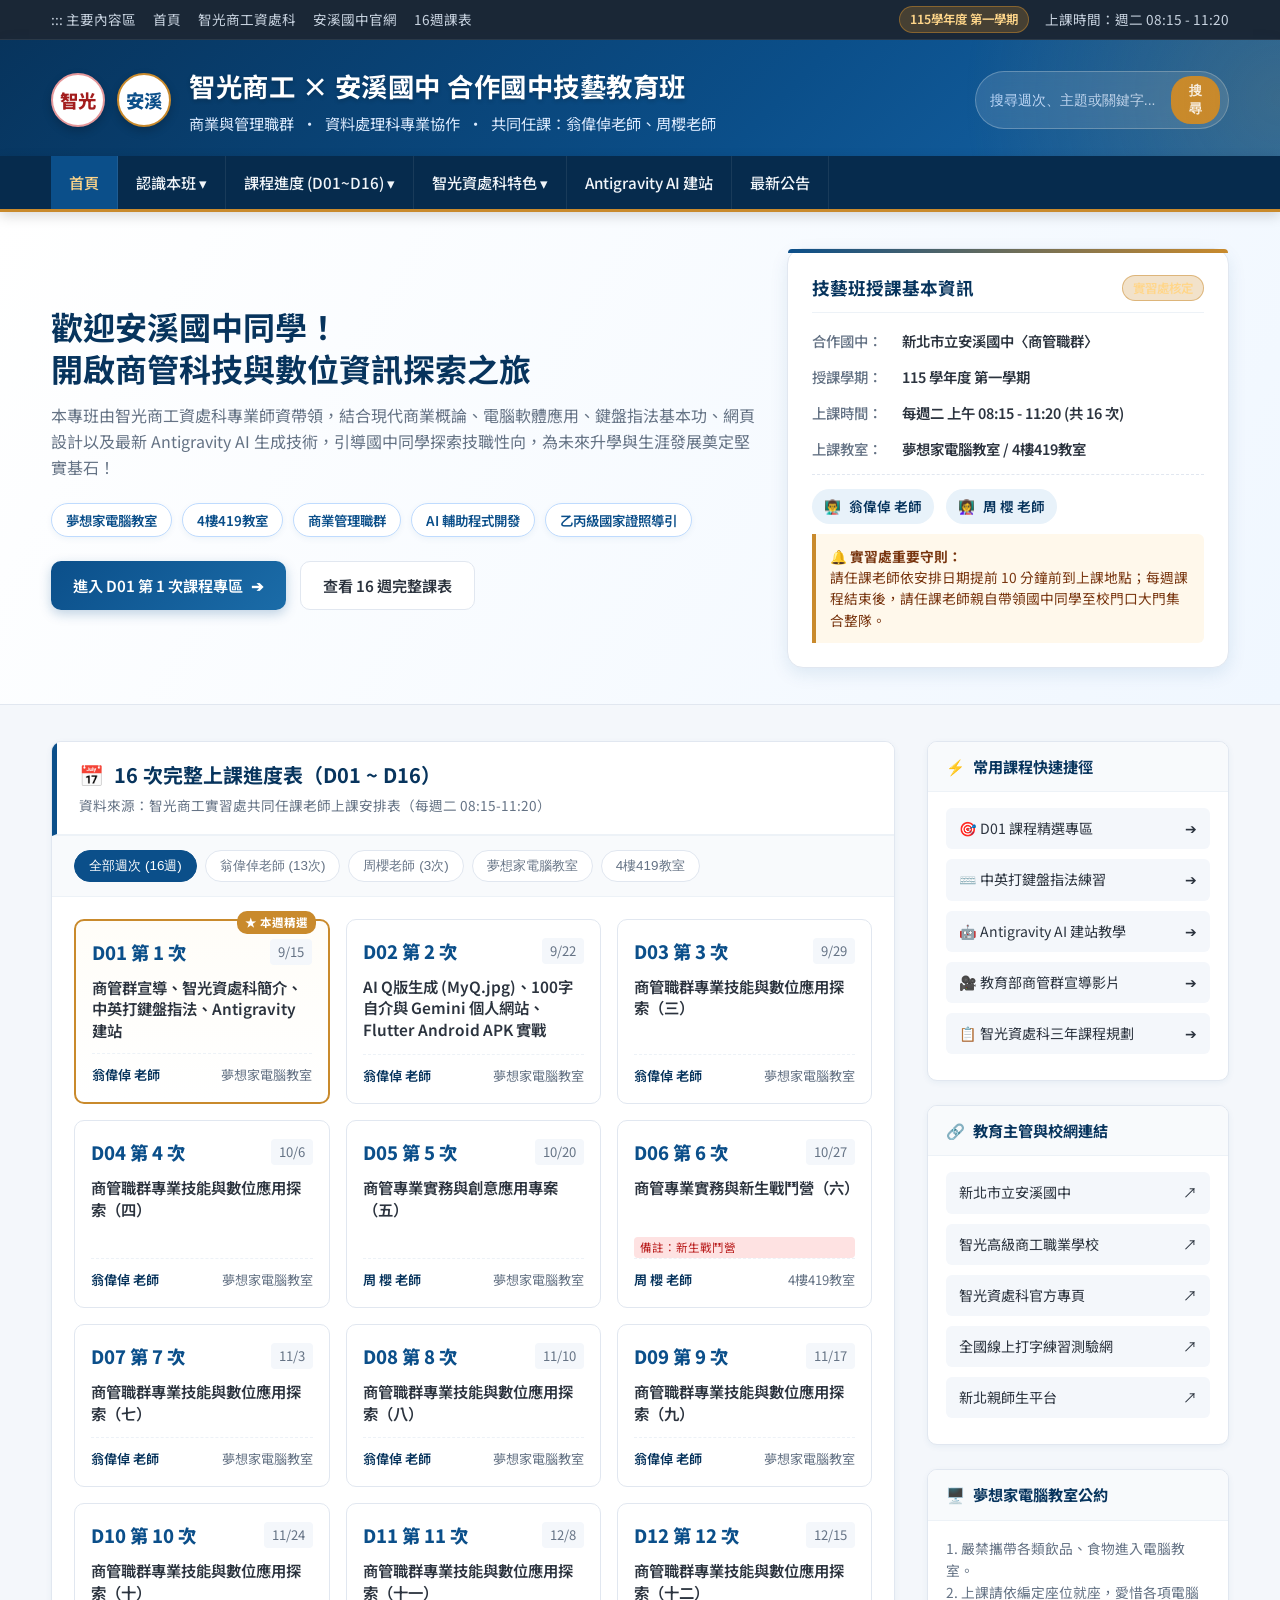
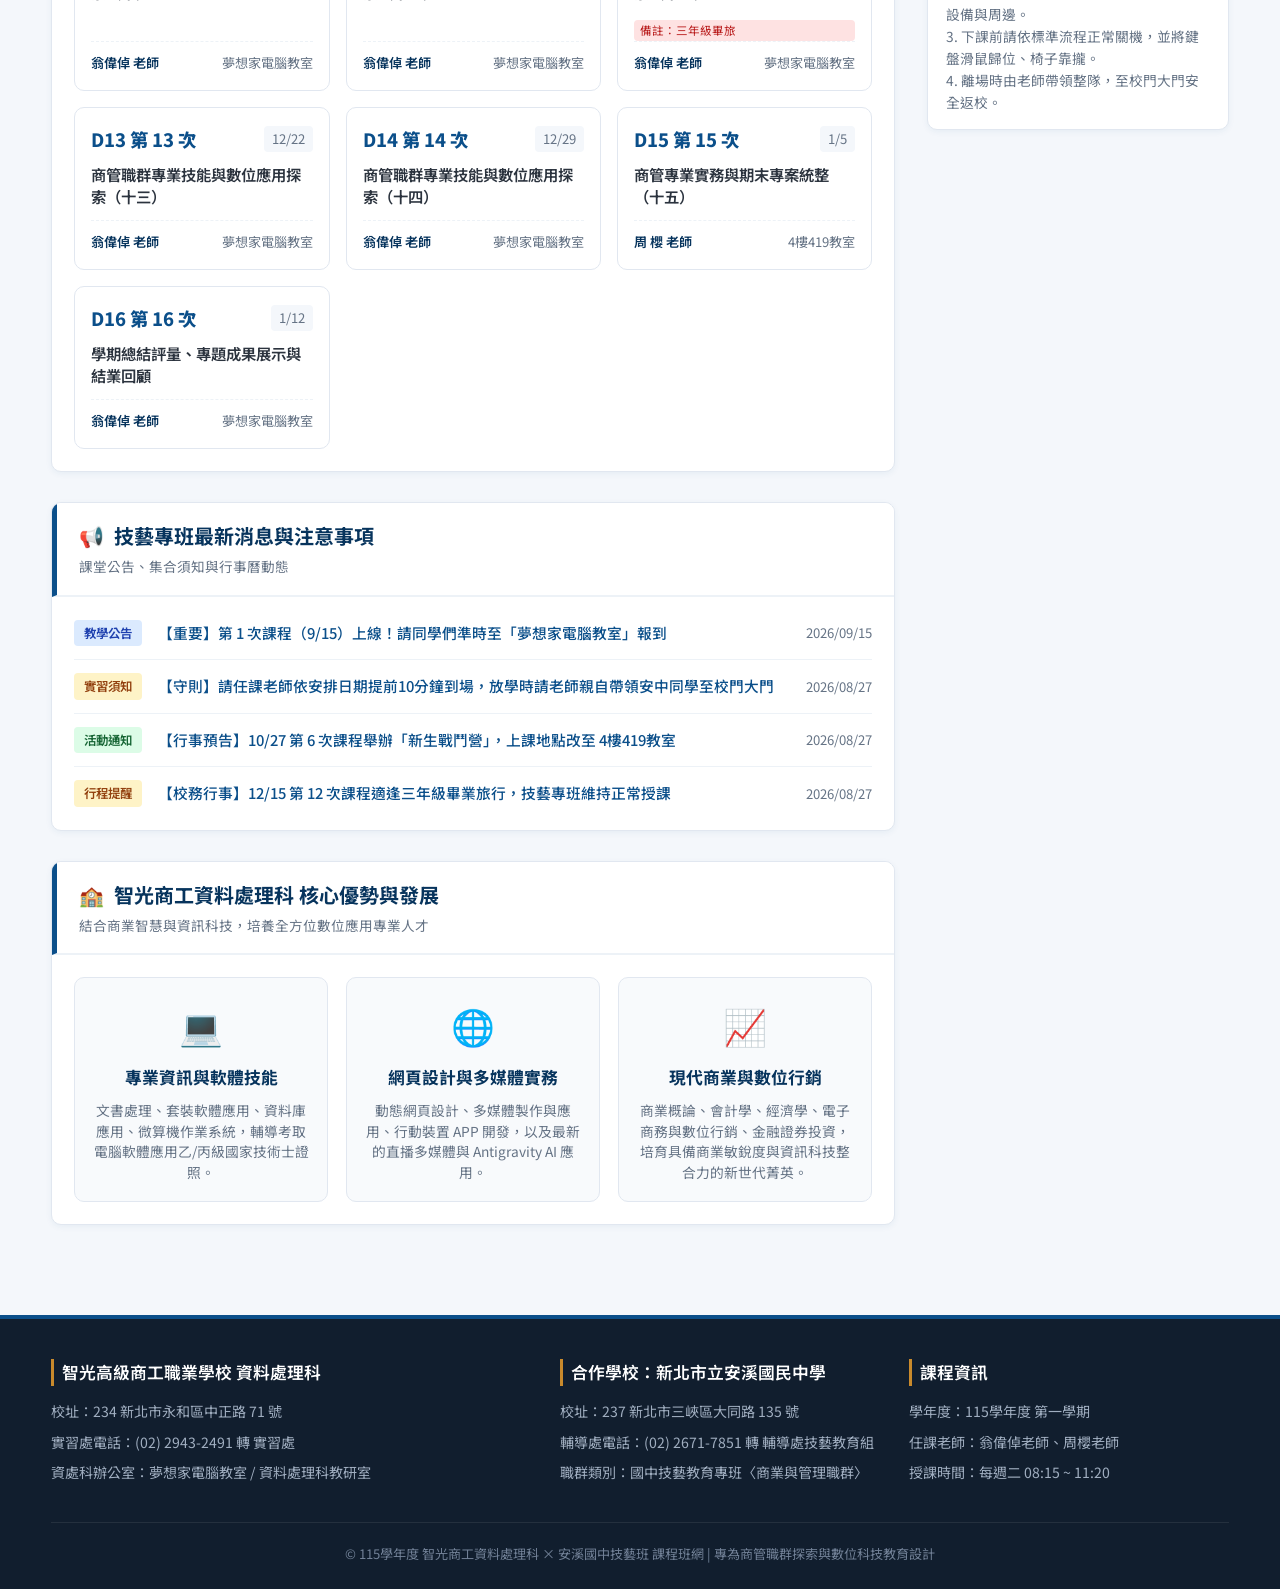
<file: index.html>
<!DOCTYPE html>
<html lang="zh-Hant-TW">
<head>
  <meta charset="UTF-8">
  <meta http-equiv="X-UA-Compatible" content="IE=edge">
  <meta name="viewport" content="width=device-width, initial-scale=1.0">
  <meta name="description" content="智光商工資料處理科與新北市立安溪國中 115學年度第一學期合作國中技藝教育班（商管職群）官方班級網站。授課教師：翁偉倬老師、周櫻老師。">
  <meta name="keywords" content="智光商工, 安溪國中, 技藝班, 商管職群, 資料處理科, 翁偉倬, 周櫻, 夢想家電腦教室, Antigravity">
  <title>智光商工 × 安溪國中 115學年度合作國中技藝班〈商管職群〉班級網站</title>
  <link rel="preconnect" href="https://fonts.googleapis.com">
  <link rel="preconnect" href="https://fonts.gstatic.com" crossorigin>
  <link href="https://fonts.googleapis.com/css2?family=Noto+Sans+TC:wght@400;500;600;700;800&display=swap" rel="stylesheet">
  <link rel="stylesheet" href="css/style.css">
</head>
<body>

  <!-- 頂端功能列 (參考安溪國中無障礙區塊及快速導航) -->
  <div class="top-bar">
    <div class="container top-bar-inner">
      <div class="top-quick-links">
        <a href="#main-content" title="跳至主要內容區">::: 主要內容區</a>
        <a href="index.html" title="班網首頁">首頁</a>
        <a href="https://www.ckvs.ntpc.edu.tw/ischool/publish_page/13/?cid=158" target="_blank" rel="noopener noreferrer">智光商工資處科</a>
        <a href="https://www.asjh.ntpc.edu.tw/p/403-1000-23-1.php" target="_blank" rel="noopener noreferrer">安溪國中官網</a>
        <a href="#schedule-section">16週課表</a>
      </div>
      <div class="top-right-meta">
        <span class="semester-badge">115學年度 第一學期</span>
        <span>上課時間：週二 08:15 - 11:20</span>
      </div>
    </div>
  </div>

  <!-- 雙校聯合主橫幅 Header -->
  <header class="main-header">
    <div class="container header-brand">
      <div class="brand-title-group">
        <div class="school-badges">
          <div class="badge-round ckvs" title="智光商工">智光</div>
          <div class="badge-round" title="安溪國中">安溪</div>
        </div>
        <div class="title-texts">
          <h1>智光商工 × 安溪國中 合作國中技藝教育班</h1>
          <div class="sub-title">
            <span>商業與管理職群</span>
            <span>•</span>
            <span>資料處理科專業協作</span>
            <span>•</span>
            <span>共同任課：翁偉倬老師、周櫻老師</span>
          </div>
        </div>
      </div>

      <div class="header-search">
        <input type="text" id="globalSearchInput" placeholder="搜尋週次、主題或關鍵字...">
        <button id="globalSearchBtn" type="button">搜尋</button>
      </div>
    </div>
  </header>

  <!-- 安溪風格導覽列 Navigation -->
  <nav class="main-nav-bar">
    <div class="container nav-container">
      <button class="nav-toggle-btn" id="navToggleBtn" aria-label="切換選單">☰ 選單</button>
      <ul class="nav-links" id="mainNavLinks">
        <li class="active"><a href="index.html">首頁</a></li>
        <li class="dropdown">
          <a href="#about-course">認識本班 ▾</a>
          <div class="dropdown-menu">
            <a href="#about-course">技藝班目標與願景</a>
            <a href="#teacher-info">授課師資介紹</a>
            <a href="#class-rules">上課地點與規範</a>
          </div>
        </li>
        <li class="dropdown">
          <a href="#schedule-section">課程進度 (D01~D16) ▾</a>
          <div class="dropdown-menu">
            <a href="D01/index.html">D01 首週精選課程</a>
            <a href="#schedule-section">16週次完整日程</a>
          </div>
        </li>
        <li class="dropdown">
          <a href="#ckvs-section">智光資處科特色 ▾</a>
          <div class="dropdown-menu">
            <a href="https://www.ckvs.ntpc.edu.tw/ischool/publish_page/13/?cid=158" target="_blank" rel="noopener noreferrer">資處科三年課程規劃</a>
            <a href="D01/index.html#ckvs-features">專業證照與優勢</a>
            <a href="D01/index.html#typing-guide">鍵盤打字指法教室</a>
          </div>
        </li>
        <li><a href="D01/index.html#antigravity-demo">Antigravity AI 建站</a></li>
        <li><a href="#latest-news">最新公告</a></li>
      </ul>
    </div>
  </nav>

  <!-- Hero 焦點橫幅 -->
  <section class="hero-banner">
    <div class="container hero-grid">
      <div class="hero-content">
        <h2>歡迎安溪國中同學！<br>開啟商管科技與數位資訊探索之旅</h2>
        <p>
          本專班由智光商工資處科專業師資帶領，結合現代商業概論、電腦軟體應用、鍵盤指法基本功、網頁設計以及最新 Antigravity AI 生成技術，引導國中同學探索技職性向，為未來升學與生涯發展奠定堅實基石！
        </p>
        <div class="hero-tags">
          <span class="hero-tag">夢想家電腦教室</span>
          <span class="hero-tag">4樓419教室</span>
          <span class="hero-tag">商業管理職群</span>
          <span class="hero-tag">AI 輔助程式開發</span>
          <span class="hero-tag">乙丙級國家證照導引</span>
        </div>
        <div class="hero-actions">
          <a href="D01/index.html" class="btn-primary">
            <span>進入 D01 第 1 次課程專區</span>
            <span>➔</span>
          </a>
          <a href="#schedule-section" class="btn-secondary">查看 16 週完整課表</a>
        </div>
      </div>

      <!-- 右側課程卡片概況 (依據 schedule.jpg) -->
      <div class="hero-card" id="about-course">
        <div class="hero-card-header">
          <span class="hero-card-title">技藝班授課基本資訊</span>
          <span class="semester-badge">實習處核定</span>
        </div>
        <div class="info-item">
          <span class="info-label">合作國中：</span>
          <span class="info-val">新北市立安溪國中〈商管職群〉</span>
        </div>
        <div class="info-item">
          <span class="info-label">授課學期：</span>
          <span class="info-val">115 學年度 第一學期</span>
        </div>
        <div class="info-item">
          <span class="info-label">上課時間：</span>
          <span class="info-val">每週二 上午 08:15 - 11:20 (共 16 次)</span>
        </div>
        <div class="info-item">
          <span class="info-label">上課教室：</span>
          <span class="info-val">夢想家電腦教室 / 4樓419教室</span>
        </div>
        <div class="teacher-avatars" id="teacher-info">
          <div class="teacher-tag">
            <span>👨‍🏫</span>
            <span>翁偉倬 老師</span>
          </div>
          <div class="teacher-tag">
            <span>👩‍🏫</span>
            <span>周 櫻 老師</span>
          </div>
        </div>
        <div class="rule-alert-box" id="class-rules">
          <strong>🔔 實習處重要守則：</strong><br>
          請任課老師依安排日期提前 10 分鐘前到上課地點；每週課程結束後，請任課老師親自帶領國中同學至校門口大門集合整隊。
        </div>
      </div>
    </div>
  </section>

  <!-- 主要內容區 (雙欄結構：課表矩陣/公告 + 側邊欄) -->
  <main class="page-layout" id="main-content">
    <div class="container layout-grid">

      <!-- 左側主要區域 -->
      <div class="main-column">

        <!-- 16 週次課程矩陣模組 -->
        <section class="section-block" id="schedule-section">
          <div class="section-header">
            <div>
              <h2 class="section-title">
                <span>📅</span>
                <span>16 次完整上課進度表（D01 ~ D16）</span>
              </h2>
              <span class="section-desc">資料來源：智光商工實習處共同任課老師上課安排表（每週二 08:15-11:20）</span>
            </div>
          </div>

          <!-- 篩選標籤 -->
          <div class="filter-tabs">
            <button class="tab-btn active" data-filter="all">全部週次 (16週)</button>
            <button class="tab-btn" data-filter="teacher-weng">翁偉倬老師 (13次)</button>
            <button class="tab-btn" data-filter="teacher-chou">周櫻老師 (3次)</button>
            <button class="tab-btn" data-filter="room-dream">夢想家電腦教室</button>
            <button class="tab-btn" data-filter="room-419">4樓419教室</button>
          </div>

          <!-- 課表卡片網格 -->
          <div class="schedule-grid" id="scheduleGrid">

            <!-- D01 -->
            <a href="D01/index.html" class="schedule-card current-week" data-teacher="翁偉倬" data-room="夢想家電腦教室">
              <div class="card-top">
                <span class="week-num">D01 第 1 次</span>
                <span class="card-date">9/15</span>
              </div>
              <div class="card-topic">商管群宣導、智光資處科簡介、中英打鍵盤指法、Antigravity 建站</div>
              <div class="card-meta">
                <span class="meta-teacher">翁偉倬 老師</span>
                <span class="meta-room">夢想家電腦教室</span>
              </div>
            </a>

            <!-- D02 -->
            <a href="D02/index.html" class="schedule-card" data-teacher="翁偉倬" data-room="夢想家電腦教室">
              <div class="card-top">
                <span class="week-num">D02 第 2 次</span>
                <span class="card-date">9/22</span>
              </div>
              <div class="card-topic">AI Q版生成 (MyQ.jpg)、100字自介與 Gemini 個人網站、Flutter Android APK 實戰</div>
              <div class="card-meta">
                <span class="meta-teacher">翁偉倬 老師</span>
                <span class="meta-room">夢想家電腦教室</span>
              </div>
            </a>

            <!-- D03 -->
            <a href="D03/index.html" class="schedule-card" data-teacher="翁偉倬" data-room="夢想家電腦教室">
              <div class="card-top">
                <span class="week-num">D03 第 3 次</span>
                <span class="card-date">9/29</span>
              </div>
              <div class="card-topic">商管職群專業技能與數位應用探索（三）</div>
              <div class="card-meta">
                <span class="meta-teacher">翁偉倬 老師</span>
                <span class="meta-room">夢想家電腦教室</span>
              </div>
            </a>

            <!-- D04 -->
            <a href="D04/index.html" class="schedule-card" data-teacher="翁偉倬" data-room="夢想家電腦教室">
              <div class="card-top">
                <span class="week-num">D04 第 4 次</span>
                <span class="card-date">10/6</span>
              </div>
              <div class="card-topic">商管職群專業技能與數位應用探索（四）</div>
              <div class="card-meta">
                <span class="meta-teacher">翁偉倬 老師</span>
                <span class="meta-room">夢想家電腦教室</span>
              </div>
            </a>

            <!-- D05 -->
            <a href="D05/index.html" class="schedule-card" data-teacher="周櫻" data-room="夢想家電腦教室">
              <div class="card-top">
                <span class="week-num">D05 第 5 次</span>
                <span class="card-date">10/20</span>
              </div>
              <div class="card-topic">商管專業實務與創意應用專案（五）</div>
              <div class="card-meta">
                <span class="meta-teacher">周 櫻 老師</span>
                <span class="meta-room">夢想家電腦教室</span>
              </div>
            </a>

            <!-- D06 -->
            <a href="D06/index.html" class="schedule-card" data-teacher="周櫻" data-room="419">
              <div class="card-top">
                <span class="week-num">D06 第 6 次</span>
                <span class="card-date">10/27</span>
              </div>
              <div class="card-topic">商管專業實務與新生戰鬥營（六）</div>
              <span class="card-badge-tag badge-event">備註：新生戰鬥營</span>
              <div class="card-meta">
                <span class="meta-teacher">周 櫻 老師</span>
                <span class="meta-room">4樓419教室</span>
              </div>
            </a>

            <!-- D07 -->
            <a href="D07/index.html" class="schedule-card" data-teacher="翁偉倬" data-room="夢想家電腦教室">
              <div class="card-top">
                <span class="week-num">D07 第 7 次</span>
                <span class="card-date">11/3</span>
              </div>
              <div class="card-topic">商管職群專業技能與數位應用探索（七）</div>
              <div class="card-meta">
                <span class="meta-teacher">翁偉倬 老師</span>
                <span class="meta-room">夢想家電腦教室</span>
              </div>
            </a>

            <!-- D08 -->
            <a href="D08/index.html" class="schedule-card" data-teacher="翁偉倬" data-room="夢想家電腦教室">
              <div class="card-top">
                <span class="week-num">D08 第 8 次</span>
                <span class="card-date">11/10</span>
              </div>
              <div class="card-topic">商管職群專業技能與數位應用探索（八）</div>
              <div class="card-meta">
                <span class="meta-teacher">翁偉倬 老師</span>
                <span class="meta-room">夢想家電腦教室</span>
              </div>
            </a>

            <!-- D09 -->
            <a href="D09/index.html" class="schedule-card" data-teacher="翁偉倬" data-room="夢想家電腦教室">
              <div class="card-top">
                <span class="week-num">D09 第 9 次</span>
                <span class="card-date">11/17</span>
              </div>
              <div class="card-topic">商管職群專業技能與數位應用探索（九）</div>
              <div class="card-meta">
                <span class="meta-teacher">翁偉倬 老師</span>
                <span class="meta-room">夢想家電腦教室</span>
              </div>
            </a>

            <!-- D10 -->
            <a href="D10/index.html" class="schedule-card" data-teacher="翁偉倬" data-room="夢想家電腦教室">
              <div class="card-top">
                <span class="week-num">D10 第 10 次</span>
                <span class="card-date">11/24</span>
              </div>
              <div class="card-topic">商管職群專業技能與數位應用探索（十）</div>
              <div class="card-meta">
                <span class="meta-teacher">翁偉倬 老師</span>
                <span class="meta-room">夢想家電腦教室</span>
              </div>
            </a>

            <!-- D11 -->
            <a href="D11/index.html" class="schedule-card" data-teacher="翁偉倬" data-room="夢想家電腦教室">
              <div class="card-top">
                <span class="week-num">D11 第 11 次</span>
                <span class="card-date">12/8</span>
              </div>
              <div class="card-topic">商管職群專業技能與數位應用探索（十一）</div>
              <div class="card-meta">
                <span class="meta-teacher">翁偉倬 老師</span>
                <span class="meta-room">夢想家電腦教室</span>
              </div>
            </a>

            <!-- D12 -->
            <a href="D12/index.html" class="schedule-card" data-teacher="翁偉倬" data-room="夢想家電腦教室">
              <div class="card-top">
                <span class="week-num">D12 第 12 次</span>
                <span class="card-date">12/15</span>
              </div>
              <div class="card-topic">商管職群專業技能與數位應用探索（十二）</div>
              <span class="card-badge-tag badge-event">備註：三年級畢旅</span>
              <div class="card-meta">
                <span class="meta-teacher">翁偉倬 老師</span>
                <span class="meta-room">夢想家電腦教室</span>
              </div>
            </a>

            <!-- D13 -->
            <a href="D13/index.html" class="schedule-card" data-teacher="翁偉倬" data-room="夢想家電腦教室">
              <div class="card-top">
                <span class="week-num">D13 第 13 次</span>
                <span class="card-date">12/22</span>
              </div>
              <div class="card-topic">商管職群專業技能與數位應用探索（十三）</div>
              <div class="card-meta">
                <span class="meta-teacher">翁偉倬 老師</span>
                <span class="meta-room">夢想家電腦教室</span>
              </div>
            </a>

            <!-- D14 -->
            <a href="D14/index.html" class="schedule-card" data-teacher="翁偉倬" data-room="夢想家電腦教室">
              <div class="card-top">
                <span class="week-num">D14 第 14 次</span>
                <span class="card-date">12/29</span>
              </div>
              <div class="card-topic">商管職群專業技能與數位應用探索（十四）</div>
              <div class="card-meta">
                <span class="meta-teacher">翁偉倬 老師</span>
                <span class="meta-room">夢想家電腦教室</span>
              </div>
            </a>

            <!-- D15 -->
            <a href="D15/index.html" class="schedule-card" data-teacher="周櫻" data-room="419">
              <div class="card-top">
                <span class="week-num">D15 第 15 次</span>
                <span class="card-date">1/5</span>
              </div>
              <div class="card-topic">商管專業實務與期末專案統整（十五）</div>
              <div class="card-meta">
                <span class="meta-teacher">周 櫻 老師</span>
                <span class="meta-room">4樓419教室</span>
              </div>
            </a>

            <!-- D16 -->
            <a href="D16/index.html" class="schedule-card" data-teacher="翁偉倬" data-room="夢想家電腦教室">
              <div class="card-top">
                <span class="week-num">D16 第 16 次</span>
                <span class="card-date">1/12</span>
              </div>
              <div class="card-topic">學期總結評量、專題成果展示與結業回顧</div>
              <div class="card-meta">
                <span class="meta-teacher">翁偉倬 老師</span>
                <span class="meta-room">夢想家電腦教室</span>
              </div>
            </a>

          </div>
        </section>

        <!-- 最新公告 (參考安溪國中最新消息模組) -->
        <section class="section-block" id="latest-news">
          <div class="section-header">
            <div>
              <h2 class="section-title">
                <span>📢</span>
                <span>技藝專班最新消息與注意事項</span>
              </h2>
              <span class="section-desc">課堂公告、集合須知與行事曆動態</span>
            </div>
          </div>
          <ul class="news-list">
            <li class="news-item">
              <span class="news-category cat-teaching">教學公告</span>
              <div class="news-title">
                <a href="D01/index.html">【重要】第 1 次課程（9/15）上線！請同學們準時至「夢想家電腦教室」報到</a>
              </div>
              <span class="news-date">2026/09/15</span>
            </li>
            <li class="news-item">
              <span class="news-category cat-notice">實習須知</span>
              <div class="news-title">
                <a href="#class-rules">【守則】請任課老師依安排日期提前10分鐘到場，放學時請老師親自帶領安中同學至校門大門</a>
              </div>
              <span class="news-date">2026/08/27</span>
            </li>
            <li class="news-item">
              <span class="news-category cat-activity">活動通知</span>
              <div class="news-title">
                <a href="D06/index.html">【行事預告】10/27 第 6 次課程舉辦「新生戰鬥營」，上課地點改至 4樓419教室</a>
              </div>
              <span class="news-date">2026/08/27</span>
            </li>
            <li class="news-item">
              <span class="news-category cat-notice">行程提醒</span>
              <div class="news-title">
                <a href="D12/index.html">【校務行事】12/15 第 12 次課程適逢三年級畢業旅行，技藝專班維持正常授課</a>
              </div>
              <span class="news-date">2026/08/27</span>
            </li>
          </ul>
        </section>

        <!-- 智光商工資處科特色介紹區塊 -->
        <section class="section-block" id="ckvs-section">
          <div class="section-header">
            <div>
              <h2 class="section-title">
                <span>🏫</span>
                <span>智光商工資料處理科 核心優勢與發展</span>
              </h2>
              <span class="section-desc">結合商業智慧與資訊科技，培養全方位數位應用專業人才</span>
            </div>
          </div>
          <div class="ckvs-intro-grid">
            <div class="ckvs-feature-card">
              <div class="feature-icon">💻</div>
              <h3 class="feature-title">專業資訊與軟體技能</h3>
              <p class="feature-desc">文書處理、套裝軟體應用、資料庫應用、微算機作業系統，輔導考取電腦軟體應用乙/丙級國家技術士證照。</p>
            </div>
            <div class="ckvs-feature-card">
              <div class="feature-icon">🌐</div>
              <h3 class="feature-title">網頁設計與多媒體實務</h3>
              <p class="feature-desc">動態網頁設計、多媒體製作與應用、行動裝置 APP 開發，以及最新的直播多媒體與 Antigravity AI 應用。</p>
            </div>
            <div class="ckvs-feature-card">
              <div class="feature-icon">📈</div>
              <h3 class="feature-title">現代商業與數位行銷</h3>
              <p class="feature-desc">商業概論、會計學、經濟學、電子商務與數位行銷、金融證券投資，培育具備商業敏銳度與資訊科技整合力的新世代菁英。</p>
            </div>
          </div>
        </section>

      </div>

      <!-- 右側邊欄 (參考安溪國中常用連結、行政專區風格) -->
      <aside class="sidebar-column">

        <!-- 快速捷徑 -->
        <div class="sidebar-widget">
          <div class="widget-header">
            <span>⚡</span>
            <span>常用課程快速捷徑</span>
          </div>
          <div class="widget-content">
            <ul class="quick-link-list">
              <li><a href="D01/index.html"><span>🎯 D01 課程精選專區</span> <span>➔</span></a></li>
              <li><a href="D01/index.html#typing-guide"><span>⌨️ 中英打鍵盤指法練習</span> <span>➔</span></a></li>
              <li><a href="D01/index.html#antigravity-demo"><span>🤖 Antigravity AI 建站教學</span> <span>➔</span></a></li>
              <li><a href="D01/index.html#cluster-video"><span>🎥 教育部商管群宣導影片</span> <span>➔</span></a></li>
              <li><a href="D01/index.html#ckvs-features"><span>📋 智光資處科三年課程規劃</span> <span>➔</span></a></li>
            </ul>
          </div>
        </div>

        <!-- 學校與單位外部連結 -->
        <div class="sidebar-widget">
          <div class="widget-header">
            <span>🔗</span>
            <span>教育主管與校網連結</span>
          </div>
          <div class="widget-content">
            <ul class="quick-link-list">
              <li><a href="https://www.asjh.ntpc.edu.tw/p/403-1000-23-1.php" target="_blank" rel="noopener noreferrer"><span>新北市立安溪國中</span> <span>↗</span></a></li>
              <li><a href="https://www.ckvs.ntpc.edu.tw" target="_blank" rel="noopener noreferrer"><span>智光高級商工職業學校</span> <span>↗</span></a></li>
              <li><a href="https://www.ckvs.ntpc.edu.tw/ischool/publish_page/13/?cid=158" target="_blank" rel="noopener noreferrer"><span>智光資處科官方專頁</span> <span>↗</span></a></li>
              <li><a href="https://contest.hlc.edu.tw/typing/" target="_blank" rel="noopener noreferrer"><span>全國線上打字練習測驗網</span> <span>↗</span></a></li>
              <li><a href="https://pts.ntpc.edu.tw/#/main" target="_blank" rel="noopener noreferrer"><span>新北親師生平台</span> <span>↗</span></a></li>
            </ul>
          </div>
        </div>

        <!-- 電腦教室公約卡片 -->
        <div class="sidebar-widget">
          <div class="widget-header">
            <span>🖥️</span>
            <span>夢想家電腦教室公約</span>
          </div>
          <div class="widget-content" style="font-size: 0.86rem; color: var(--text-muted); line-height: 1.6;">
            <p>1. 嚴禁攜帶各類飲品、食物進入電腦教室。</p>
            <p>2. 上課請依編定座位就座，愛惜各項電腦設備與周邊。</p>
            <p>3. 下課前請依標準流程正常關機，並將鍵盤滑鼠歸位、椅子靠攏。</p>
            <p>4. 離場時由老師帶領整隊，至校門大門安全返校。</p>
          </div>
        </div>

      </aside>

    </div>
  </main>

  <!-- 頁尾 Footer -->
  <footer class="main-footer">
    <div class="container footer-grid">
      <div class="footer-col">
        <h4>智光高級商工職業學校 資料處理科</h4>
        <p>校址：234 新北市永和區中正路 71 號</p>
        <p>實習處電話：(02) 2943-2491 轉 實習處</p>
        <p>資處科辦公室：夢想家電腦教室 / 資料處理科教研室</p>
      </div>
      <div class="footer-col">
        <h4>合作學校：新北市立安溪國民中學</h4>
        <p>校址：237 新北市三峽區大同路 135 號</p>
        <p>輔導處電話：(02) 2671-7851 轉 輔導處技藝教育組</p>
        <p>職群類別：國中技藝教育專班〈商業與管理職群〉</p>
      </div>
      <div class="footer-col">
        <h4>課程資訊</h4>
        <p>學年度：115學年度 第一學期</p>
        <p>任課老師：翁偉倬老師、周櫻老師</p>
        <p>授課時間：每週二 08:15 ~ 11:20</p>
      </div>
    </div>
    <div class="container footer-bottom">
      <p>© 115學年度 智光商工資料處理科 × 安溪國中技藝班 課程班網 | 專為商管職群探索與數位科技教育設計</p>
    </div>
  </footer>

  <script src="js/main.js"></script>
</body>
</html>
</file>
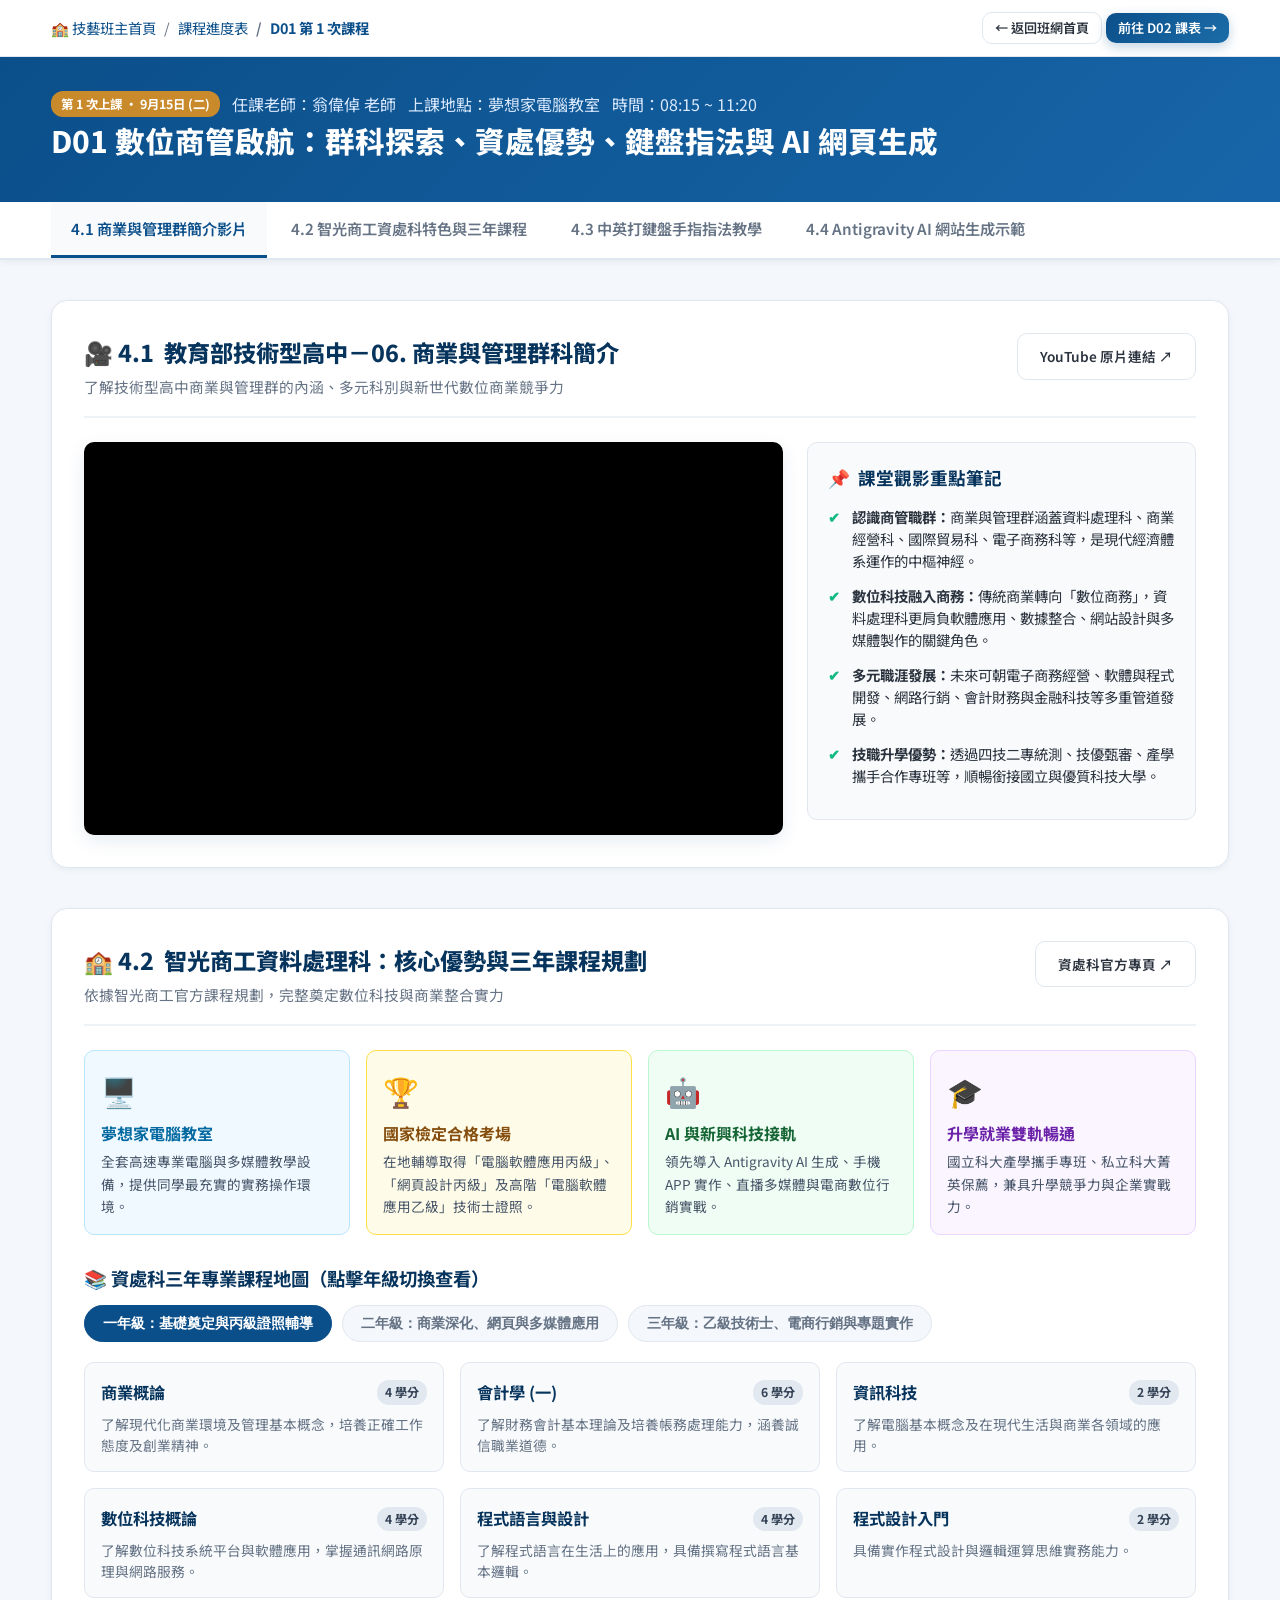
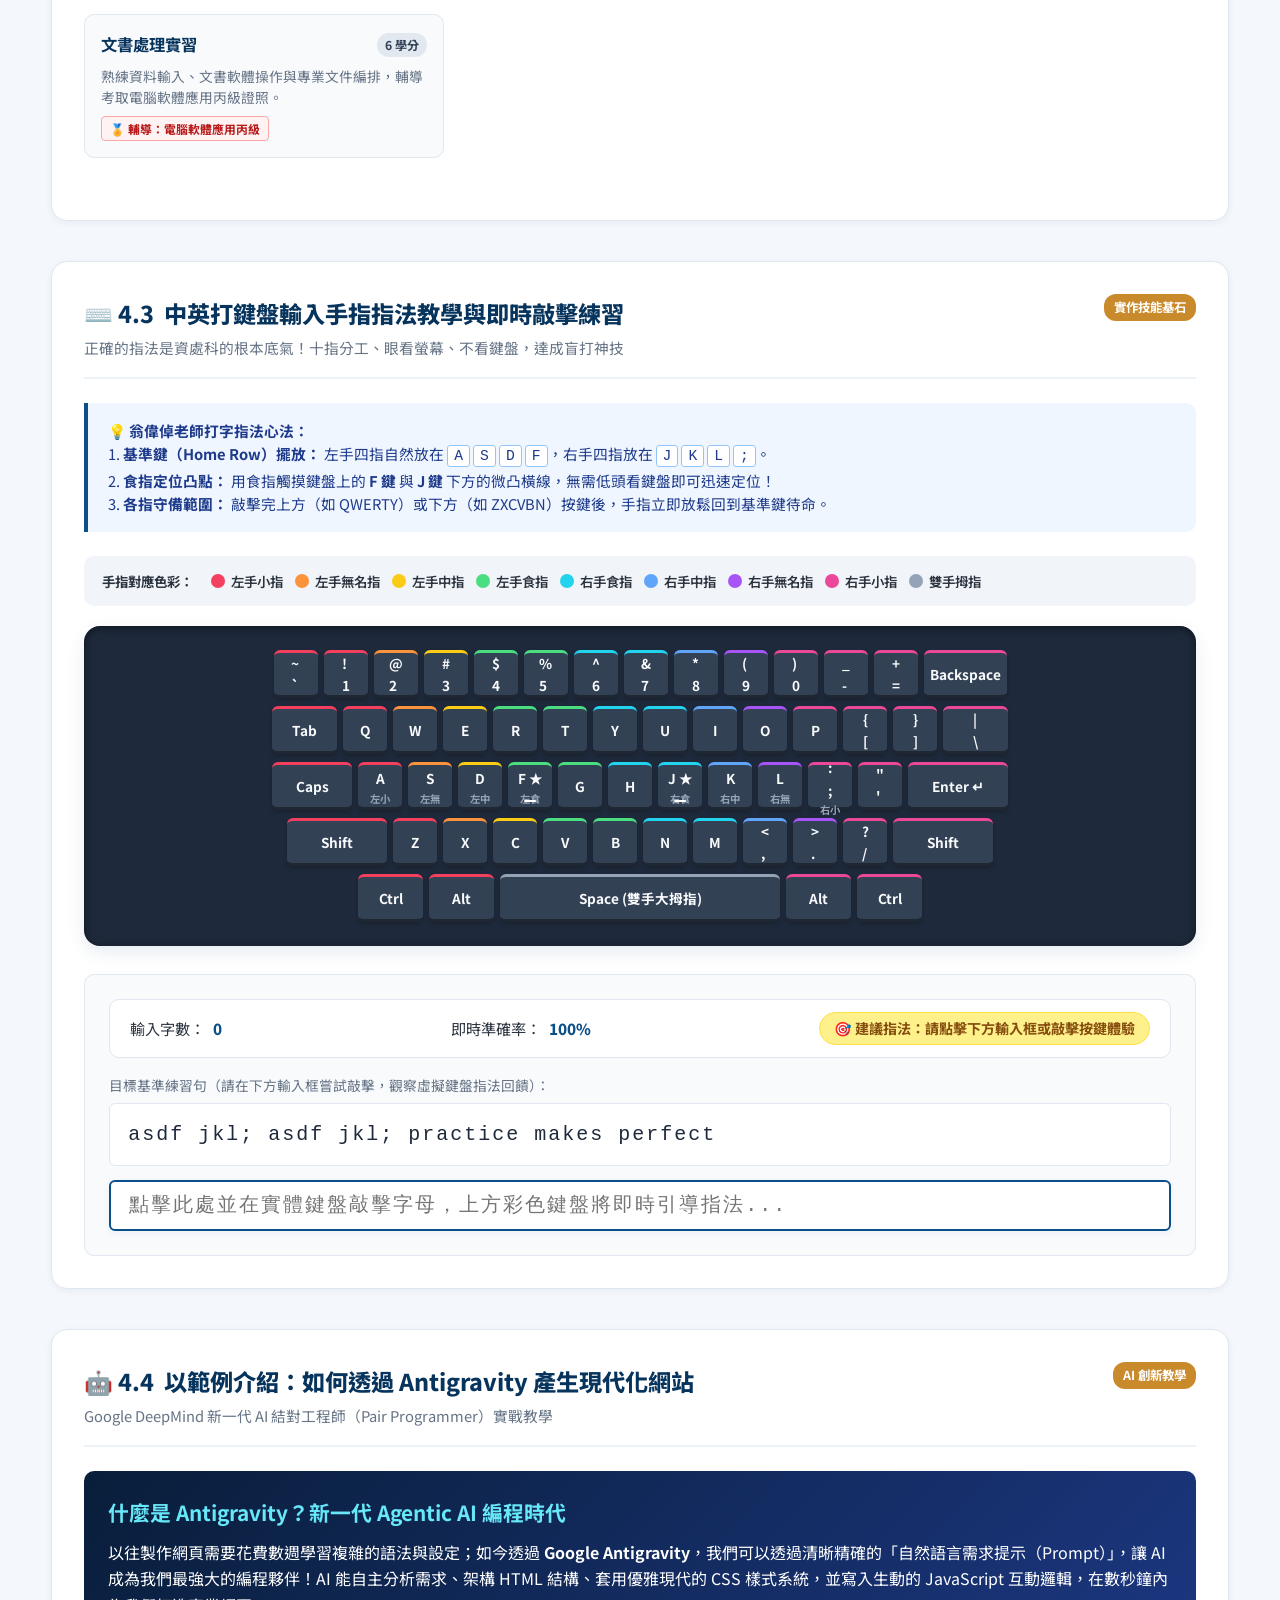
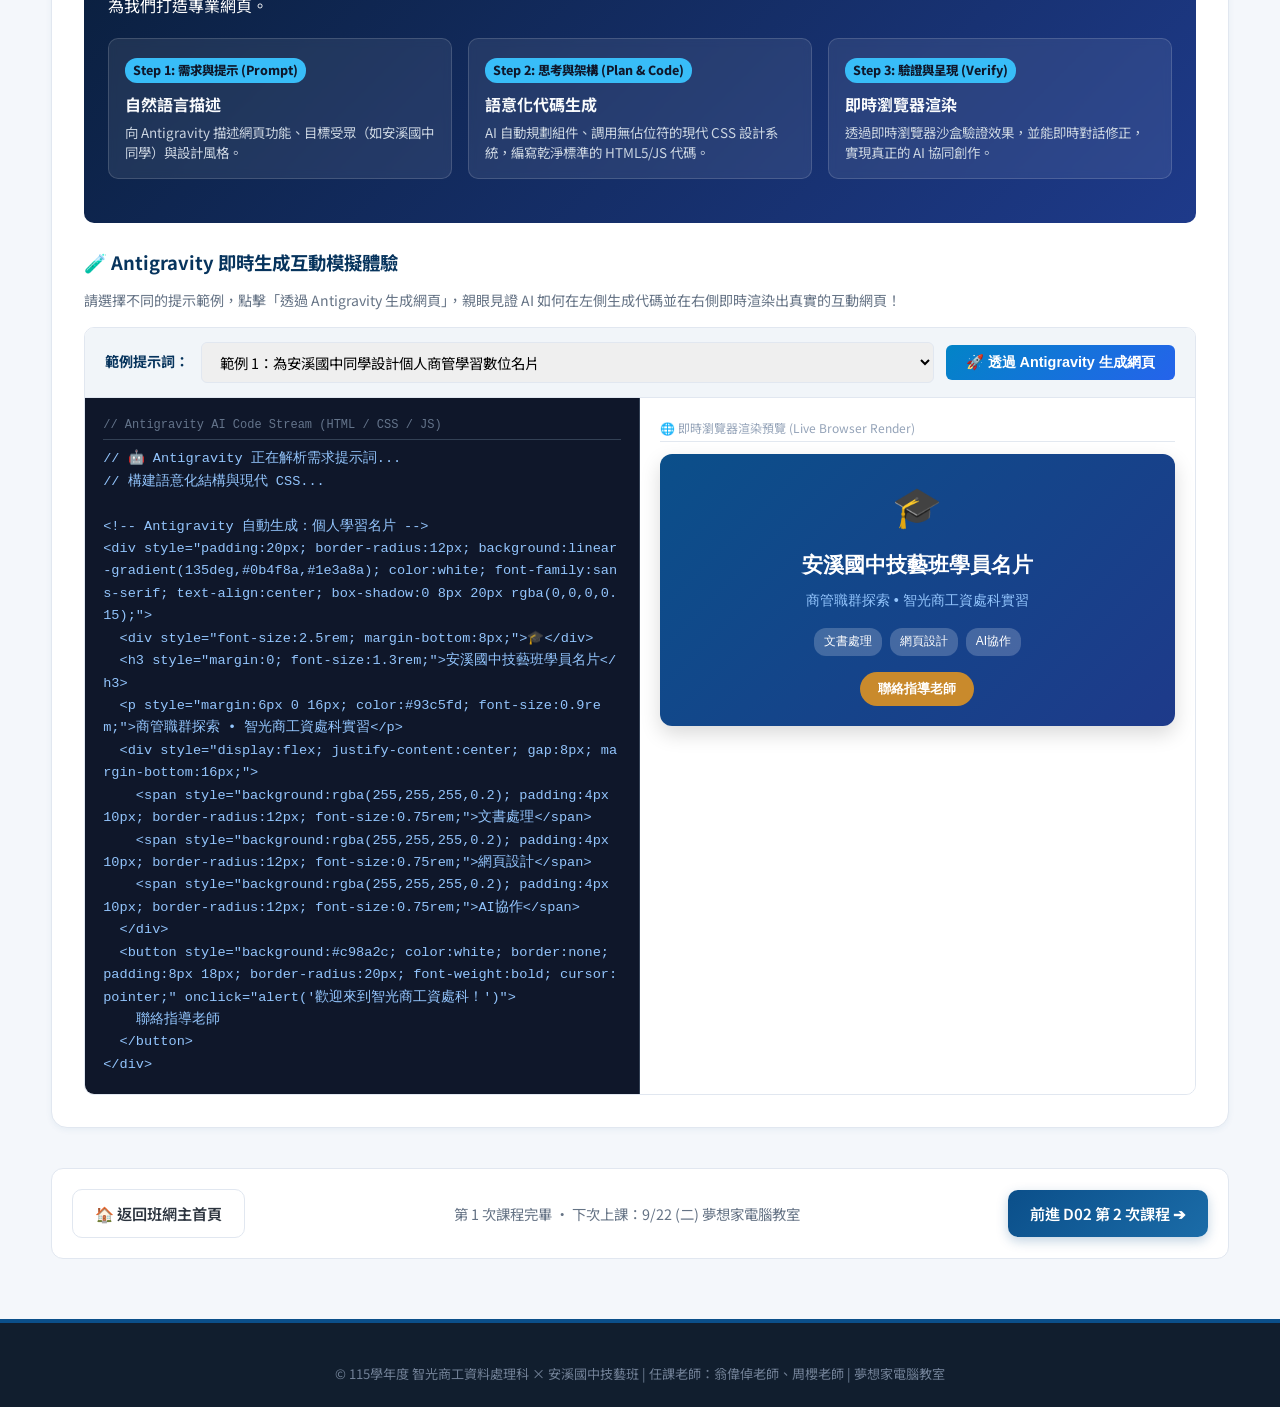
<file: D01/index.html>
<!DOCTYPE html>
<html lang="zh-Hant-TW">
<head>
  <meta charset="UTF-8">
  <meta http-equiv="X-UA-Compatible" content="IE=edge">
  <meta name="viewport" content="width=device-width, initial-scale=1.0">
  <meta name="description" content="智光商工 x 安溪國中 115學年度技藝班 D01 第一次課程：商業與管理群科簡介、智光資處科特色與課程規劃、中英打指法視覺化教學、Antigravity AI 網站生成示範。">
  <title>D01 第 1 次課程：商管群導覽 × 資處科特色 × 打字指法 × Antigravity 建站</title>
  <link rel="preconnect" href="https://fonts.googleapis.com">
  <link rel="preconnect" href="https://fonts.gstatic.com" crossorigin>
  <link href="https://fonts.googleapis.com/css2?family=Noto+Sans+TC:wght@400;500;600;700;800&display=swap" rel="stylesheet">
  <link rel="stylesheet" href="../css/style.css">
  <link rel="stylesheet" href="css/style.css">
</head>
<body>

  <!-- 頂部快速導覽 -->
  <div class="lesson-nav">
    <div class="container lesson-nav-inner">
      <ul class="breadcrumb-list">
        <li><a href="../index.html">🏫 技藝班主首頁</a></li>
        <li><a href="../index.html#schedule-section">課程進度表</a></li>
        <li style="font-weight:700; color:var(--primary-color);">D01 第 1 次課程</li>
      </ul>
      <div>
        <a href="../index.html" class="btn-secondary" style="padding:4px 12px; font-size:0.82rem;">← 返回班網首頁</a>
        <a href="../D02/index.html" class="btn-primary" style="padding:4px 12px; font-size:0.82rem;">前往 D02 課表 →</a>
      </div>
    </div>
  </div>

  <!-- 課程專題橫幅 Banner -->
  <header class="lesson-header-banner">
    <div class="container lesson-title-area">
      <div class="lesson-subtitle">
        <span class="lesson-badge">第 1 次上課 • 9月15日 (二)</span>
        <span>任課老師：翁偉倬 老師</span>
        <span>上課地點：夢想家電腦教室</span>
        <span>時間：08:15 ~ 11:20</span>
      </div>
      <h1>D01 數位商管啟航：群科探索、資處優勢、鍵盤指法與 AI 網頁生成</h1>
    </div>
  </header>

  <!-- 主題分頁錨點列 -->
  <div class="topic-tabs-bar">
    <div class="container">
      <ul class="topic-tabs-list">
        <li class="topic-tab-item"><a href="#cluster-video" class="topic-tab-link active">4.1 商業與管理群簡介影片</a></li>
        <li class="topic-tab-item"><a href="#ckvs-features" class="topic-tab-link">4.2 智光商工資處科特色與三年課程</a></li>
        <li class="topic-tab-item"><a href="#typing-guide" class="topic-tab-link">4.3 中英打鍵盤手指指法教學</a></li>
        <li class="topic-tab-item"><a href="#antigravity-demo" class="topic-tab-link">4.4 Antigravity AI 網站生成示範</a></li>
      </ul>
    </div>
  </div>

  <!-- 課程主體內容 -->
  <main class="lesson-content-wrap">
    <div class="container">

      <!-- 4.1 教育部群科宣導影片 -->
      <section class="topic-section" id="cluster-video">
        <div class="topic-header">
          <div class="topic-title-group">
            <h2><span>🎥 4.1</span> 教育部技術型高中－06. 商業與管理群科簡介</h2>
            <p>了解技術型高中商業與管理群的內涵、多元科別與新世代數位商業競爭力</p>
          </div>
          <a href="https://www.youtube.com/watch?v=eOLtRs6I7t8&t=17s" target="_blank" rel="noopener noreferrer" class="btn-secondary" style="font-size:0.85rem;">
            YouTube 原片連結 ↗
          </a>
        </div>

        <div class="video-feature-grid">
          <!-- 嵌入播放器 -->
          <div class="video-player-container">
            <iframe 
              src="https://www.youtube-nocookie.com/embed/eOLtRs6I7t8?start=17" 
              title="教育部技術型高中－06.商業與管理群科簡介(新版)" 
              allow="accelerometer; autoplay; clipboard-write; encrypted-media; gyroscope; picture-in-picture" 
              allowfullscreen>
            </iframe>
          </div>

          <!-- 核心筆記與學習重點 -->
          <div class="video-notes-card">
            <h3><span>📌</span> 課堂觀影重點筆記</h3>
            <ul class="takeaway-list">
              <li><strong>認識商管職群：</strong>商業與管理群涵蓋資料處理科、商業經營科、國際貿易科、電子商務科等，是現代經濟體系運作的中樞神經。</li>
              <li><strong>數位科技融入商務：</strong>傳統商業轉向「數位商務」，資料處理科更肩負軟體應用、數據整合、網站設計與多媒體製作的關鍵角色。</li>
              <li><strong>多元職涯發展：</strong>未來可朝電子商務經營、軟體與程式開發、網路行銷、會計財務與金融科技等多重管道發展。</li>
              <li><strong>技職升學優勢：</strong>透過四技二專統測、技優甄審、產學攜手合作專班等，順暢銜接國立與優質科技大學。</li>
            </ul>
          </div>
        </div>
      </section>

      <!-- 4.2 智光商工資處科介紹與三年課程規劃 -->
      <section class="topic-section" id="ckvs-features">
        <div class="topic-header">
          <div class="topic-title-group">
            <h2><span>🏫 4.2</span> 智光商工資料處理科：核心優勢與三年課程規劃</h2>
            <p>依據智光商工官方課程規劃，完整奠定數位科技與商業整合實力</p>
          </div>
          <a href="https://www.ckvs.ntpc.edu.tw/ischool/publish_page/13/?cid=158" target="_blank" rel="noopener noreferrer" class="btn-secondary" style="font-size:0.85rem;">
            資處科官方專頁 ↗
          </a>
        </div>

        <!-- 智光資處科四大特色 -->
        <div style="display:grid; grid-template-columns: repeat(auto-fit, minmax(240px, 1fr)); gap:16px; margin-bottom:28px;">
          <div style="background:#f0f9ff; border:1px solid #bae6fd; padding:16px; border-radius:10px;">
            <div style="font-size:1.8rem; margin-bottom:6px;">🖥️</div>
            <strong style="color:#0369a1; font-size:1rem;">夢想家電腦教室</strong>
            <p style="font-size:0.85rem; color:#475569; margin-top:4px;">全套高速專業電腦與多媒體教學設備，提供同學最充實的實務操作環境。</p>
          </div>
          <div style="background:#fefce8; border:1px solid #fde047; padding:16px; border-radius:10px;">
            <div style="font-size:1.8rem; margin-bottom:6px;">🏆</div>
            <strong style="color:#854d0e; font-size:1rem;">國家檢定合格考場</strong>
            <p style="font-size:0.85rem; color:#475569; margin-top:4px;">在地輔導取得「電腦軟體應用丙級」、「網頁設計丙級」及高階「電腦軟體應用乙級」技術士證照。</p>
          </div>
          <div style="background:#f0fdf4; border:1px solid #bbf7d0; padding:16px; border-radius:10px;">
            <div style="font-size:1.8rem; margin-bottom:6px;">🤖</div>
            <strong style="color:#166534; font-size:1rem;">AI 與新興科技接軌</strong>
            <p style="font-size:0.85rem; color:#475569; margin-top:4px;">領先導入 Antigravity AI 生成、手機 APP 實作、直播多媒體與電商數位行銷實戰。</p>
          </div>
          <div style="background:#faf5ff; border:1px solid #e9d5ff; padding:16px; border-radius:10px;">
            <div style="font-size:1.8rem; margin-bottom:6px;">🎓</div>
            <strong style="color:#6b21a8; font-size:1rem;">升學就業雙軌暢通</strong>
            <p style="font-size:0.85rem; color:#475569; margin-top:4px;">國立科大產學攜手專班、私立科大菁英保薦，兼具升學競爭力與企業實戰力。</p>
          </div>
        </div>

        <h3 style="font-size:1.15rem; color:var(--primary-dark); margin-bottom:12px;">📚 資處科三年專業課程地圖（點擊年級切換查看）</h3>
        <div class="grade-curriculum-tabs">
          <button class="grade-btn active" data-grade="g1">一年級：基礎奠定與丙級證照輔導</button>
          <button class="grade-btn" data-grade="g2">二年級：商業深化、網頁與多媒體應用</button>
          <button class="grade-btn" data-grade="g3">三年級：乙級技術士、電商行銷與專題實作</button>
        </div>

        <!-- 課程卡片容器 (由 script.js 動態渲染) -->
        <div class="curriculum-cards-grid" id="curriculumGrid"></div>
      </section>

      <!-- 4.3 中英打鍵盤輸入手指指法教學與練習器 -->
      <section class="topic-section" id="typing-guide">
        <div class="topic-header">
          <div class="topic-title-group">
            <h2><span>⌨️ 4.3</span> 中英打鍵盤輸入手指指法教學與即時敲擊練習</h2>
            <p>正確的指法是資處科的根本底氣！十指分工、眼看螢幕、不看鍵盤，達成盲打神技</p>
          </div>
          <span class="lesson-badge">實作技能基石</span>
        </div>

        <!-- 基準鍵說明 -->
        <div class="typing-instruction-box">
          <strong>💡 翁偉倬老師打字指法心法：</strong><br>
          1. <strong>基準鍵（Home Row）擺放：</strong> 左手四指自然放在 <kbd style="background:white; padding:2px 6px; border-radius:3px; border:1px solid #93c5fd;">A</kbd> <kbd style="background:white; padding:2px 6px; border-radius:3px; border:1px solid #93c5fd;">S</kbd> <kbd style="background:white; padding:2px 6px; border-radius:3px; border:1px solid #93c5fd;">D</kbd> <kbd style="background:white; padding:2px 6px; border-radius:3px; border:1px solid #93c5fd;">F</kbd>，右手四指放在 <kbd style="background:white; padding:2px 6px; border-radius:3px; border:1px solid #93c5fd;">J</kbd> <kbd style="background:white; padding:2px 6px; border-radius:3px; border:1px solid #93c5fd;">K</kbd> <kbd style="background:white; padding:2px 6px; border-radius:3px; border:1px solid #93c5fd;">L</kbd> <kbd style="background:white; padding:2px 6px; border-radius:3px; border:1px solid #93c5fd;">;</kbd>。<br>
          2. <strong>食指定位凸點：</strong> 用食指觸摸鍵盤上的 <strong>F 鍵</strong> 與 <strong>J 鍵</strong> 下方的微凸橫線，無需低頭看鍵盤即可迅速定位！<br>
          3. <strong>各指守備範圍：</strong> 敲擊完上方（如 QWERTY）或下方（如 ZXCVBN）按鍵後，手指立即放鬆回到基準鍵待命。
        </div>

        <!-- 手指標籤色票說明 -->
        <div class="keyboard-legend">
          <span style="font-weight:700; margin-right:6px;">手指對應色彩：</span>
          <div class="legend-item"><span class="legend-color-dot" style="background:var(--finger-l-pinky);"></span> 左手小指</div>
          <div class="legend-item"><span class="legend-color-dot" style="background:var(--finger-l-ring);"></span> 左手無名指</div>
          <div class="legend-item"><span class="legend-color-dot" style="background:var(--finger-l-middle);"></span> 左手中指</div>
          <div class="legend-item"><span class="legend-color-dot" style="background:var(--finger-l-index);"></span> 左手食指</div>
          <div class="legend-item"><span class="legend-color-dot" style="background:var(--finger-r-index);"></span> 右手食指</div>
          <div class="legend-item"><span class="legend-color-dot" style="background:var(--finger-r-middle);"></span> 右手中指</div>
          <div class="legend-item"><span class="legend-color-dot" style="background:var(--finger-r-ring);"></span> 右手無名指</div>
          <div class="legend-item"><span class="legend-color-dot" style="background:var(--finger-r-pinky);"></span> 右手小指</div>
          <div class="legend-item"><span class="legend-color-dot" style="background:var(--finger-thumb);"></span> 雙手拇指</div>
        </div>

        <!-- 視覺化彩色虛擬鍵盤 (QWERTY) -->
        <div class="virtual-keyboard-wrap">
          <div class="keyboard-board" id="virtualKeyboard">
            
            <!-- 第 1 排 (數字與符號) -->
            <div class="kb-row">
              <div class="kb-key f-lp" data-key="`">~<br>`</div>
              <div class="kb-key f-lp" data-key="1">!<br>1</div>
              <div class="kb-key f-lr" data-key="2">@<br>2</div>
              <div class="kb-key f-lm" data-key="3">#<br>3</div>
              <div class="kb-key f-li" data-key="4">$<br>4</div>
              <div class="kb-key f-li" data-key="5">%<br>5</div>
              <div class="kb-key f-ri" data-key="6">^<br>6</div>
              <div class="kb-key f-ri" data-key="7">&<br>7</div>
              <div class="kb-key f-rm" data-key="8">*<br>8</div>
              <div class="kb-key f-rr" data-key="9">(<br>9</div>
              <div class="kb-key f-rp" data-key="0">)<br>0</div>
              <div class="kb-key f-rp" data-key="-">_<br>-</div>
              <div class="kb-key f-rp" data-key="=">+<br>=</div>
              <div class="kb-key key-wide-15 f-rp" data-key="backspace">Backspace</div>
            </div>

            <!-- 第 2 排 (QWERTY) -->
            <div class="kb-row">
              <div class="kb-key key-wide-1 f-lp" data-key="tab">Tab</div>
              <div class="kb-key f-lp" data-key="q">Q</div>
              <div class="kb-key f-lr" data-key="w">W</div>
              <div class="kb-key f-lm" data-key="e">E</div>
              <div class="kb-key f-li" data-key="r">R</div>
              <div class="kb-key f-li" data-key="t">T</div>
              <div class="kb-key f-ri" data-key="y">Y</div>
              <div class="kb-key f-ri" data-key="u">U</div>
              <div class="kb-key f-rm" data-key="i">I</div>
              <div class="kb-key f-rr" data-key="o">O</div>
              <div class="kb-key f-rp" data-key="p">P</div>
              <div class="kb-key f-rp" data-key="[">{<br>[</div>
              <div class="kb-key f-rp" data-key="]">}<br>]</div>
              <div class="kb-key key-wide-1 f-rp" data-key="\">|<br>\</div>
            </div>

            <!-- 第 3 排 (基準排 Home Row: ASDF JKL;) -->
            <div class="kb-row">
              <div class="kb-key key-wide-15 f-lp" data-key="capslock">Caps</div>
              <div class="kb-key f-lp" data-key="a">A<span class="sub-char">左小</span></div>
              <div class="kb-key f-lr" data-key="s">S<span class="sub-char">左無</span></div>
              <div class="kb-key f-lm" data-key="d">D<span class="sub-char">左中</span></div>
              <div class="kb-key f-li home-row-bump" data-key="f" title="左手食指定位凸點">F ★<span class="sub-char">左食</span></div>
              <div class="kb-key f-li" data-key="g">G</div>
              <div class="kb-key f-ri" data-key="h">H</div>
              <div class="kb-key f-ri home-row-bump" data-key="j" title="右手食指定位凸點">J ★<span class="sub-char">右食</span></div>
              <div class="kb-key f-rm" data-key="k">K<span class="sub-char">右中</span></div>
              <div class="kb-key f-rr" data-key="l">L<span class="sub-char">右無</span></div>
              <div class="kb-key f-rp" data-key=";">:<br>;<span class="sub-char">右小</span></div>
              <div class="kb-key f-rp" data-key="'">"<br>'</div>
              <div class="kb-key key-wide-2 f-rp" data-key="enter">Enter ↵</div>
            </div>

            <!-- 第 4 排 (ZXCVBNM) -->
            <div class="kb-row">
              <div class="kb-key key-wide-2 f-lp" data-key="shift">Shift</div>
              <div class="kb-key f-lp" data-key="z">Z</div>
              <div class="kb-key f-lr" data-key="x">X</div>
              <div class="kb-key f-lm" data-key="c">C</div>
              <div class="kb-key f-li" data-key="v">V</div>
              <div class="kb-key f-li" data-key="b">B</div>
              <div class="kb-key f-ri" data-key="n">N</div>
              <div class="kb-key f-ri" data-key="m">M</div>
              <div class="kb-key f-rm" data-key=","><<br>,</div>
              <div class="kb-key f-rr" data-key=".">><br>.</div>
              <div class="kb-key f-rp" data-key="/">?<br>/</div>
              <div class="kb-key key-wide-2 f-rp" data-key="shift">Shift</div>
            </div>

            <!-- 第 5 排 (空白鍵) -->
            <div class="kb-row">
              <div class="kb-key key-wide-1 f-lp" data-key="ctrl">Ctrl</div>
              <div class="kb-key key-wide-1 f-lp" data-key="alt">Alt</div>
              <div class="kb-key key-space f-th" data-key=" " title="雙手大拇指按空白鍵">Space (雙手大拇指)</div>
              <div class="kb-key key-wide-1 f-rp" data-key="alt">Alt</div>
              <div class="kb-key key-wide-1 f-rp" data-key="ctrl">Ctrl</div>
            </div>

          </div>
        </div>

        <!-- 即時指法互動測試區 -->
        <div class="typing-test-box">
          <div class="typing-feedback-hud">
            <div class="hud-item">
              <span>輸入字數：</span>
              <span class="hud-val" id="typedCount">0</span>
            </div>
            <div class="hud-item">
              <span>即時準確率：</span>
              <span class="hud-val" id="accuracyVal">100%</span>
            </div>
            <div class="finger-guide-pill" id="fingerGuidePill">
              🎯 建議指法：請點擊下方輸入框或敲擊按鍵體驗
            </div>
          </div>

          <div style="font-size:0.86rem; color:var(--text-muted); margin-bottom:6px;">目標基準練習句（請在下方輸入框嘗試敲擊，觀察虛擬鍵盤指法回饋）：</div>
          <div class="typing-target-sample" id="targetSample">asdf jkl; asdf jkl; practice makes perfect</div>

          <input 
            type="text" 
            class="typing-input-area" 
            id="typingInput" 
            placeholder="點擊此處並在實體鍵盤敲擊字母，上方彩色鍵盤將即時引導指法..." 
            autocomplete="off"
            spellcheck="false">
        </div>
      </section>

      <!-- 4.4 以範例介紹如何透過 Antigravity 產生網站 -->
      <section class="topic-section" id="antigravity-demo">
        <div class="topic-header">
          <div class="topic-title-group">
            <h2><span>🤖 4.4</span> 以範例介紹：如何透過 Antigravity 產生現代化網站</h2>
            <p>Google DeepMind 新一代 AI 結對工程師（Pair Programmer）實戰教學</p>
          </div>
          <span class="lesson-badge">AI 創新教學</span>
        </div>

        <!-- 什麼是 Antigravity 介紹 -->
        <div class="antigravity-hero">
          <h3>什麼是 Antigravity？新一代 Agentic AI 編程時代</h3>
          <p>
            以往製作網頁需要花費數週學習複雜的語法與設定；如今透過 <strong>Google Antigravity</strong>，我們可以透過清晰精確的「自然語言需求提示（Prompt）」，讓 AI 成為我們最強大的編程夥伴！AI 能自主分析需求、架構 HTML 結構、套用優雅現代的 CSS 樣式系統，並寫入生動的 JavaScript 互動邏輯，在數秒鐘內為我們打造專業網頁。
          </p>
          <div class="antigravity-workflow-steps">
            <div class="workflow-step-card">
              <span class="step-number">Step 1: 需求與提示 (Prompt)</span>
              <h4>自然語言描述</h4>
              <p>向 Antigravity 描述網頁功能、目標受眾（如安溪國中同學）與設計風格。</p>
            </div>
            <div class="workflow-step-card">
              <span class="step-number">Step 2: 思考與架構 (Plan & Code)</span>
              <h4>語意化代碼生成</h4>
              <p>AI 自動規劃組件、調用無佔位符的現代 CSS 設計系統，編寫乾淨標準的 HTML5/JS 代碼。</p>
            </div>
            <div class="workflow-step-card">
              <span class="step-number">Step 3: 驗證與呈現 (Verify)</span>
              <h4>即時瀏覽器渲染</h4>
              <p>透過即時瀏覽器沙盒驗證效果，並能即時對話修正，實現真正的 AI 協同創作。</p>
            </div>
          </div>
        </div>

        <!-- 互動體驗沙盒 -->
        <h3 style="font-size:1.15rem; color:var(--primary-dark); margin-bottom:12px;">🧪 Antigravity 即時生成互動模擬體驗</h3>
        <p style="font-size:0.88rem; color:var(--text-muted); margin-bottom:14px;">
          請選擇不同的提示範例，點擊「透過 Antigravity 生成網頁」，親眼見證 AI 如何在左側生成代碼並在右側即時渲染出真實的互動網頁！
        </p>

        <div class="antigravity-sandbox">
          <div class="sandbox-controls">
            <label for="promptPresetSelect" style="font-size:0.88rem; font-weight:700; color:var(--primary-dark);">範例提示詞：</label>
            <select id="promptPresetSelect" class="prompt-preset-select">
              <option value="profile">範例 1：為安溪國中同學設計個人商管學習數位名片</option>
              <option value="typingScore">範例 2：建立一個現代化的打字即時成績挑戰卡</option>
              <option value="countdown">範例 3：製作 D16 學期成果發表日動態倒數計時器</option>
            </select>
            <button type="button" class="btn-generate-ai" id="btnGenerateAi">
              <span>🚀 透過 Antigravity 生成網頁</span>
            </button>
          </div>

          <div class="sandbox-split-view">
            <!-- 左欄：代碼生成模擬 -->
            <div class="sandbox-code-pane">
              <div style="font-size:0.75rem; color:#64748b; margin-bottom:8px; border-bottom:1px solid #334155; padding-bottom:4px;">
                // Antigravity AI Code Stream (HTML / CSS / JS)
              </div>
              <pre id="aiCodeDisplay">// 點擊上方按鈕執行生成...</pre>
            </div>

            <!-- 右欄：即時網頁預覽 -->
            <div class="sandbox-preview-pane">
              <div style="font-size:0.75rem; color:#94a3b8; margin-bottom:12px; border-bottom:1px solid #e2e8f0; padding-bottom:4px;">
                🌐 即時瀏覽器渲染預覽 (Live Browser Render)
              </div>
              <div id="aiPreviewContainer">
                <!-- 動態注入生成之網頁 -->
              </div>
            </div>
          </div>
        </div>

      </section>

      <!-- 底部週次切換與回顧 -->
      <div style="display:flex; justify-content:space-between; align-items:center; margin-top:40px; padding:20px; background:white; border-radius:12px; border:1px solid var(--border-color);">
        <a href="../index.html" class="btn-secondary">
          <span>🏠 返回班網主首頁</span>
        </a>
        <div style="text-align:center; font-size:0.9rem; color:var(--text-muted);">
          <span>第 1 次課程完畢 • 下次上課：9/22 (二) 夢想家電腦教室</span>
        </div>
        <a href="../D02/index.html" class="btn-primary">
          <span>前進 D02 第 2 次課程 ➔</span>
        </a>
      </div>

    </div>
  </main>

  <!-- 頁尾 Footer -->
  <footer class="main-footer">
    <div class="container footer-bottom" style="border:none; padding-top:0;">
      <p>© 115學年度 智光商工資料處理科 × 安溪國中技藝班 | 任課老師：翁偉倬老師、周櫻老師 | 夢想家電腦教室</p>
    </div>
  </footer>

  <script src="../js/main.js"></script>
  <script src="js/script.js"></script>
</body>
</html>
</file>
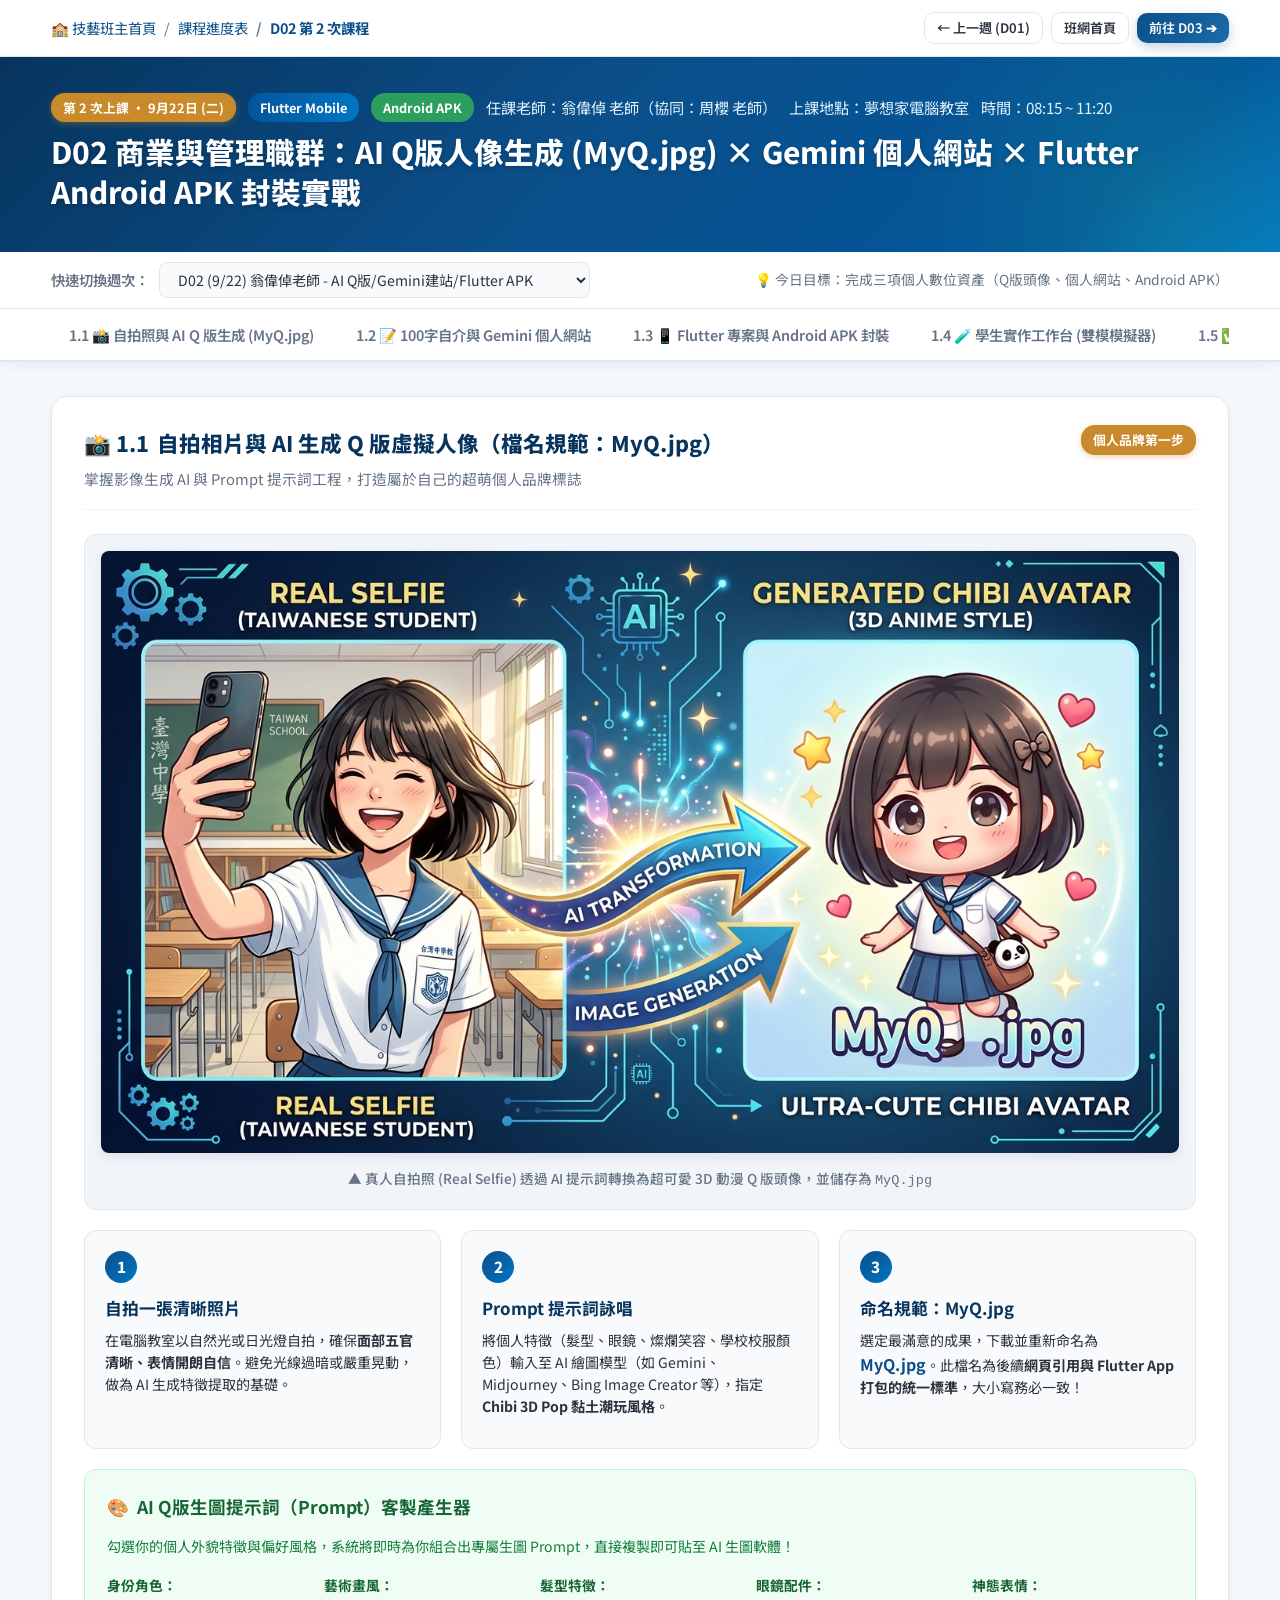
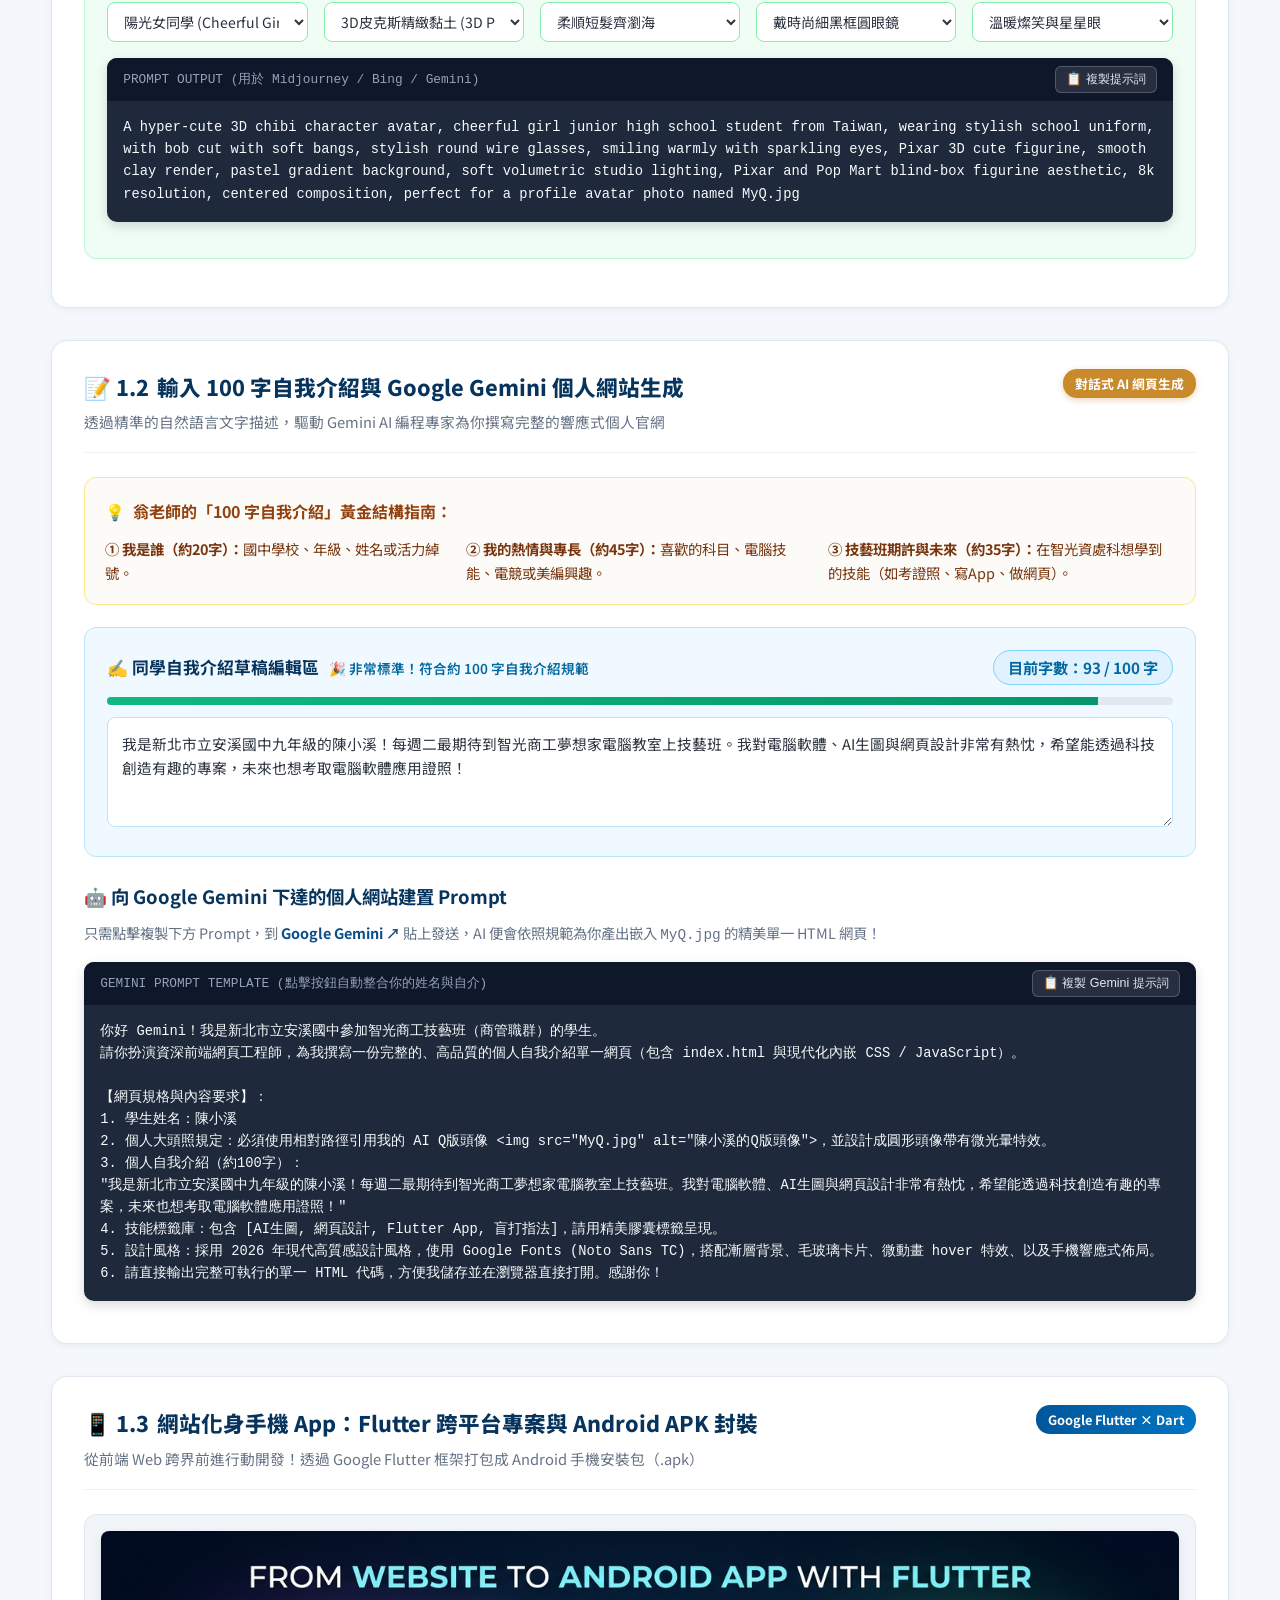
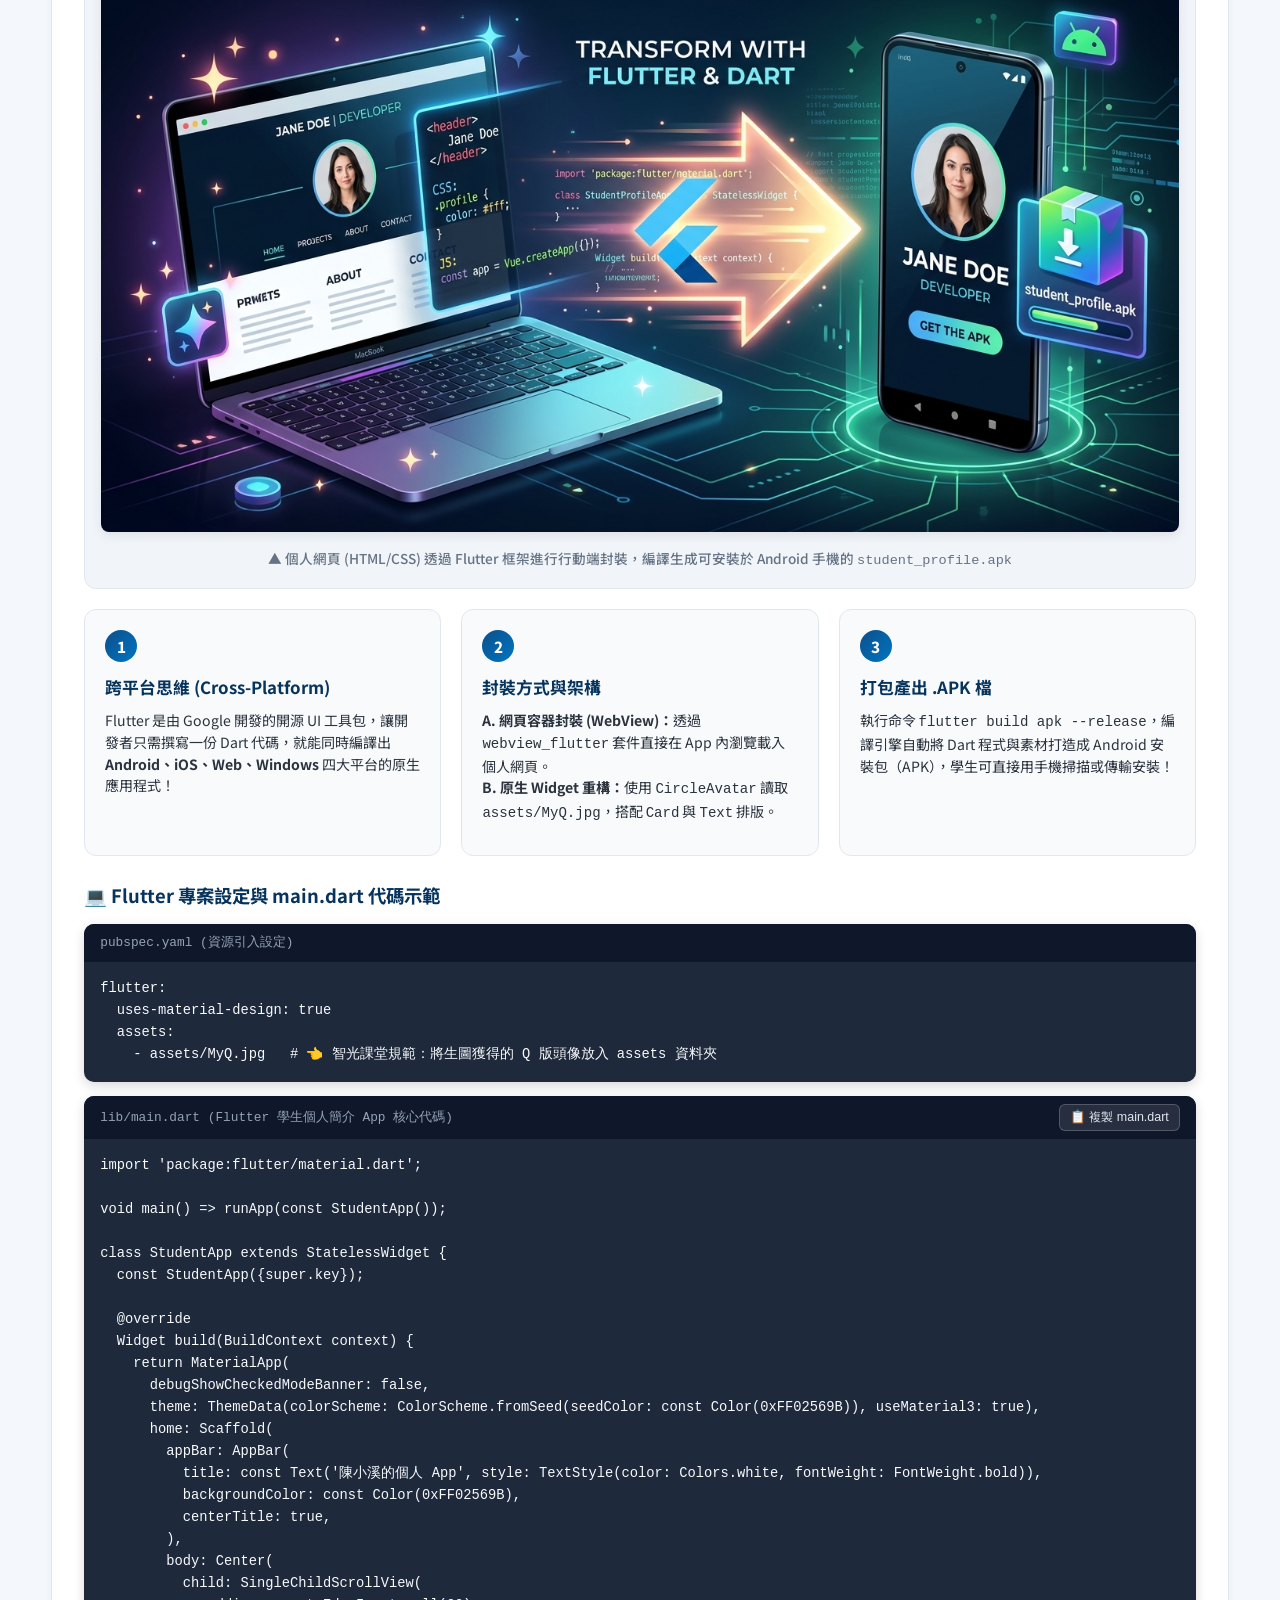
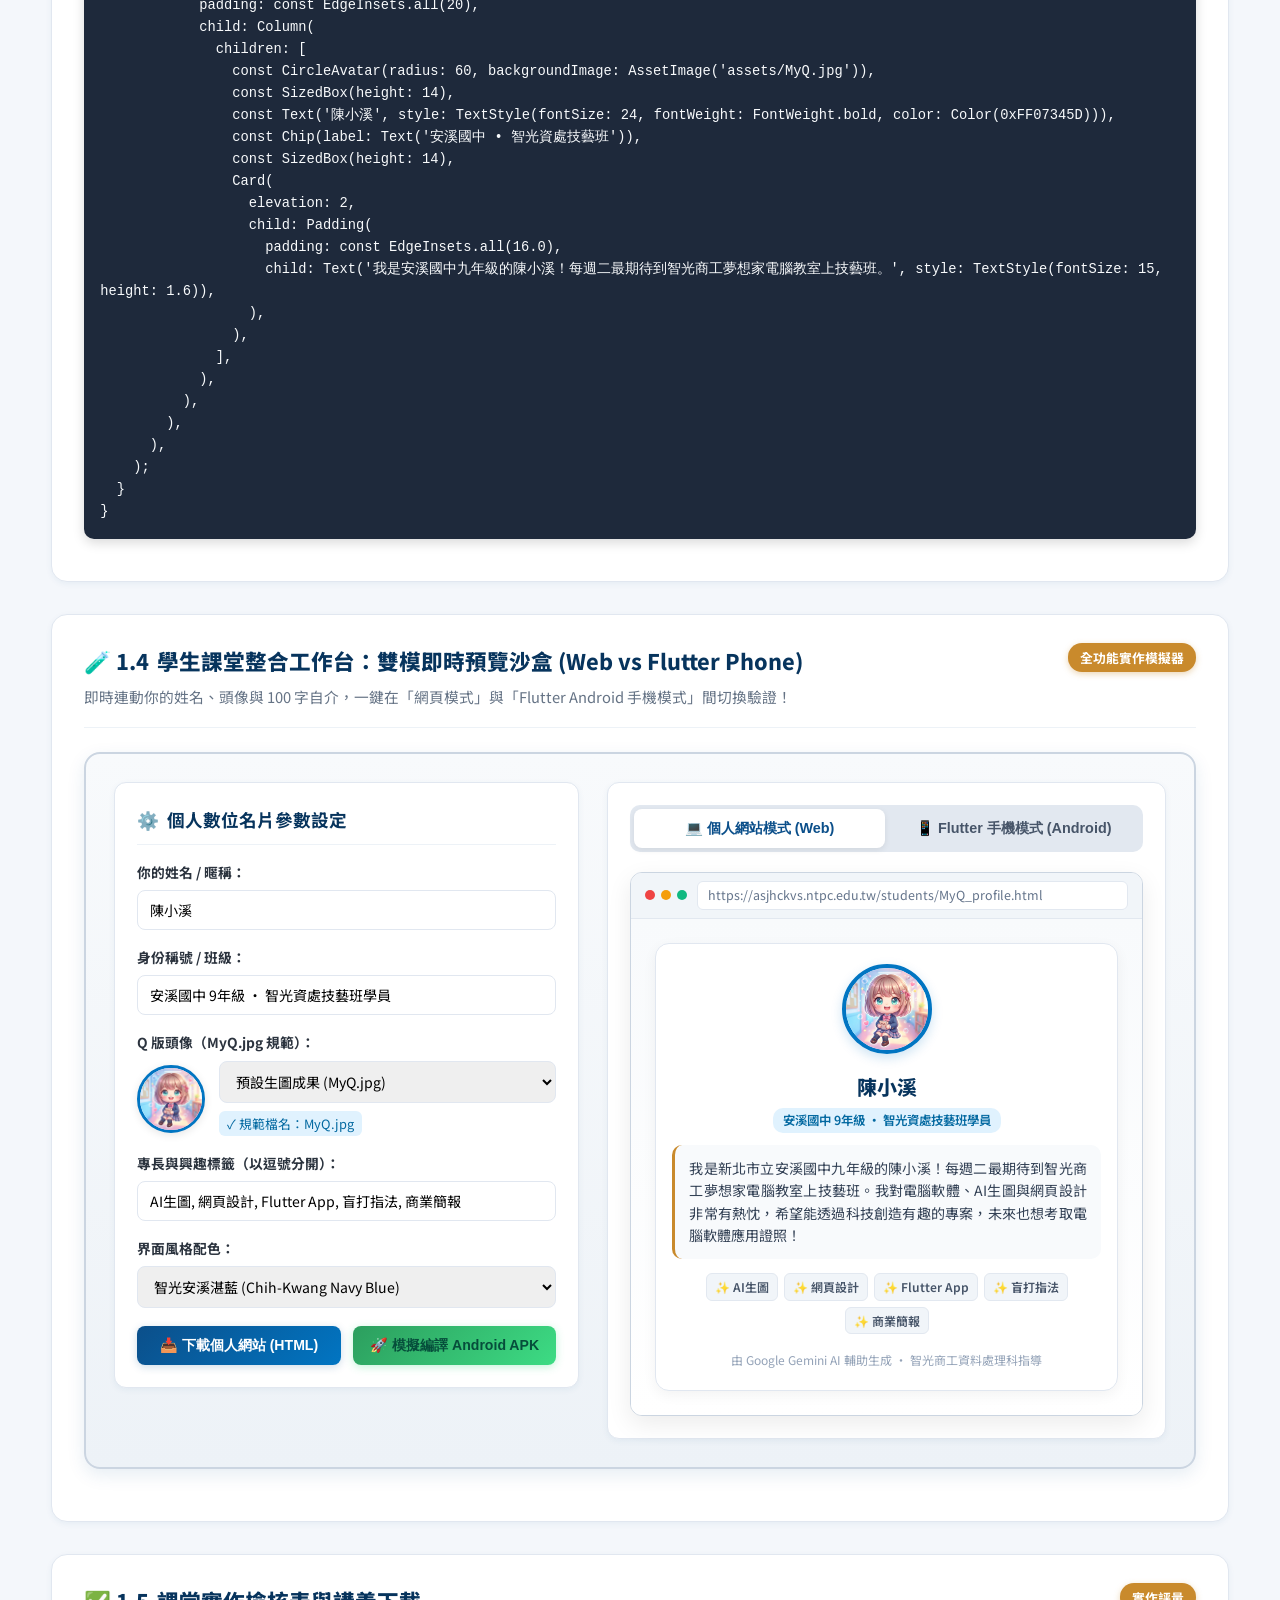
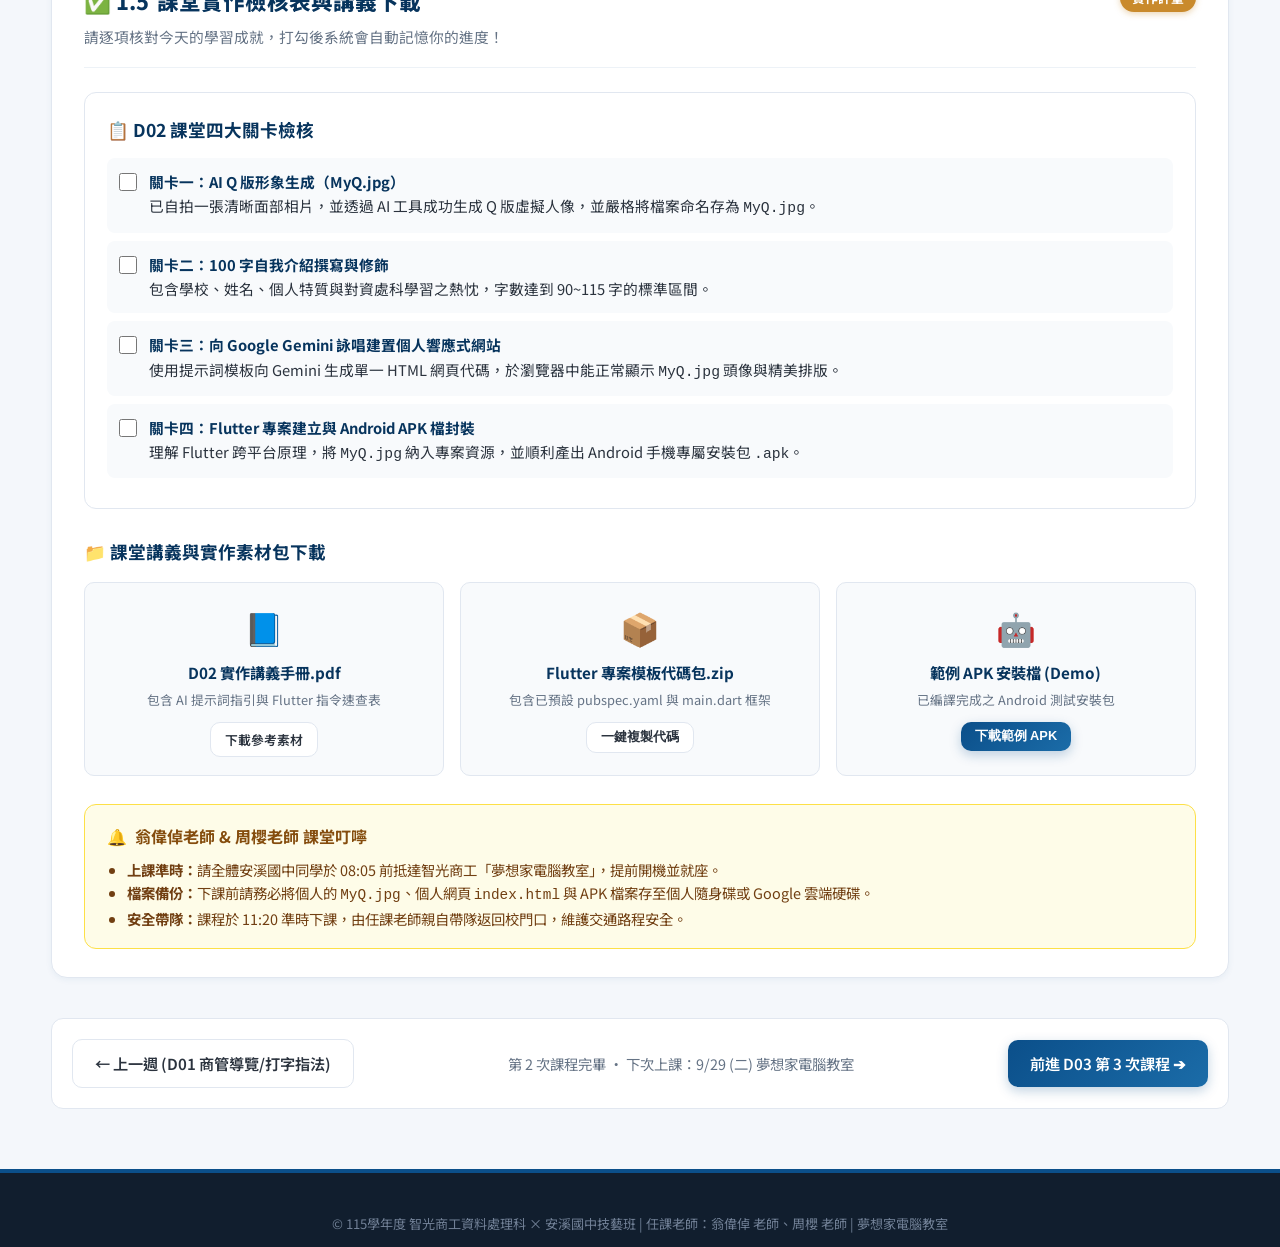
<file: D02/index.html>
<!DOCTYPE html>
<html lang="zh-Hant-TW">
<head>
  <meta charset="UTF-8">
  <meta http-equiv="X-UA-Compatible" content="IE=edge">
  <meta name="viewport" content="width=device-width, initial-scale=1.0">
  <meta name="description" content="智光商工 x 安溪國中 115學年度技藝班 D02 第 2 次課程：自拍照片轉 AI Q 版形象 (MyQ.jpg)、100字自我介紹與 Gemini 個人網站生成、Flutter 跨平台專案與 Android Phone APK 封裝實戰。">
  <title>D02 第 2 次課程：AI Q版頭像 (MyQ.jpg) × Gemini 個人網站 × Flutter Android APK 實戰 | 智光商工 × 安溪國中</title>
  <link rel="preconnect" href="https://fonts.googleapis.com">
  <link rel="preconnect" href="https://fonts.gstatic.com" crossorigin>
  <link href="https://fonts.googleapis.com/css2?family=Noto+Sans+TC:wght@400;500;600;700;800&display=swap" rel="stylesheet">
  <link rel="stylesheet" href="../css/style.css">
  <link rel="stylesheet" href="css/style.css">
</head>
<body>

  <!-- 頂端快速導航 -->
  <div class="lesson-nav">
    <div class="container lesson-nav-inner">
      <ul class="breadcrumb-list">
        <li><a href="../index.html">🏫 技藝班主首頁</a></li>
        <li><a href="../index.html#schedule-section">課程進度表</a></li>
        <li style="font-weight:700; color:var(--primary-color);">D02 第 2 次課程</li>
      </ul>
      <div style="display:flex; gap:8px; align-items:center;">
        <a href="../D01/index.html" class="btn-secondary" style="padding:4px 12px; font-size:0.82rem;">← 上一週 (D01)</a>
        <a href="../index.html" class="btn-secondary" style="padding:4px 12px; font-size:0.82rem;">班網首頁</a>
        <a href="../D03/index.html" class="btn-primary" style="padding:4px 12px; font-size:0.82rem;">前往 D03 ➔</a>
      </div>
    </div>
  </div>

  <!-- 課程主題橫幅 -->
  <header class="lesson-header-banner">
    <div class="container lesson-title-area">
      <div class="lesson-subtitle">
        <span class="lesson-badge">第 2 次上課 • 9月22日 (二)</span>
        <span class="lesson-badge-flutter">Flutter Mobile</span>
        <span class="lesson-badge-android">Android APK</span>
        <span>任課老師：翁偉倬 老師（協同：周櫻 老師）</span>
        <span>上課地點：夢想家電腦教室</span>
        <span>時間：08:15 ~ 11:20</span>
      </div>
      <h1>D02 商業與管理職群：AI Q版人像生成 (MyQ.jpg) × Gemini 個人網站 × Flutter Android APK 封裝實戰</h1>
    </div>
  </header>

  <!-- 快速週次選單列 -->
  <div class="week-switcher-bar">
    <div class="container week-switcher-inner">
      <div style="display:flex; align-items:center; gap:10px;">
        <span style="font-weight:600; font-size:0.9rem; color:var(--text-muted);">快速切換週次：</span>
        <select id="weekSelect" class="week-select-dropdown" onchange="if(this.value) location.href=this.value;">
          <option value="../D01/index.html">D01 (9/15) 翁偉倬老師 - 商管宣導/資處特色/指法/Antigravity</option>
          <option value="../D02/index.html" selected>D02 (9/22) 翁偉倬老師 - AI Q版/Gemini建站/Flutter APK</option>
          <option value="../D03/index.html">D03 (9/29) 翁偉倬老師 - 夢想家電腦教室</option>
          <option value="../D04/index.html">D04 (10/6) 翁偉倬老師 - 夢想家電腦教室</option>
          <option value="../D05/index.html">D05 (10/20) 周櫻老師 - 夢想家電腦教室</option>
          <option value="../D06/index.html">D06 (10/27) 周櫻老師 - 4樓419教室 (新生戰鬥營)</option>
          <option value="../D07/index.html">D07 (11/3) 翁偉倬老師 - 夢想家電腦教室</option>
          <option value="../D08/index.html">D08 (11/10) 翁偉倬老師 - 夢想家電腦教室</option>
          <option value="../D09/index.html">D09 (11/17) 翁偉倬老師 - 夢想家電腦教室</option>
          <option value="../D10/index.html">D10 (11/24) 翁偉倬老師 - 夢想家電腦教室</option>
          <option value="../D11/index.html">D11 (12/8) 翁偉倬老師 - 夢想家電腦教室</option>
          <option value="../D12/index.html">D12 (12/15) 翁偉倬老師 - 夢想家電腦教室 (三年級畢旅)</option>
          <option value="../D13/index.html">D13 (12/22) 翁偉倬老師 - 夢想家電腦教室</option>
          <option value="../D14/index.html">D14 (12/29) 翁偉倬老師 - 夢想家電腦教室</option>
          <option value="../D15/index.html">D15 (1/5) 周櫻老師 - 4樓419教室</option>
          <option value="../D16/index.html">D16 (1/12) 翁偉倬老師 - 夢想家電腦教室 (期末成果發表)</option>
        </select>
      </div>
      <div style="font-size:0.86rem; color:var(--text-muted);">
        💡 今日目標：完成三項個人數位資產（Q版頭像、個人網站、Android APK）
      </div>
    </div>
  </div>

  <!-- 主題分頁錨點列 (Sticky) -->
  <div class="topic-tabs-bar">
    <div class="container">
      <ul class="topic-tabs-list">
        <li class="topic-tab-item"><a href="#avatar-section" class="topic-tab-link active">1.1 📸 自拍照與 AI Q 版生成 (MyQ.jpg)</a></li>
        <li class="topic-tab-item"><a href="#gemini-section" class="topic-tab-link">1.2 📝 100字自介與 Gemini 個人網站</a></li>
        <li class="topic-tab-item"><a href="#flutter-section" class="topic-tab-link">1.3 📱 Flutter 專案與 Android APK 封裝</a></li>
        <li class="topic-tab-item"><a href="#simulator-section" class="topic-tab-link">1.4 🧪 學生實作工作台 (雙模模擬器)</a></li>
        <li class="topic-tab-item"><a href="#checklist-section" class="topic-tab-link">1.5 ✅ 任務檢核與資源下載</a></li>
      </ul>
    </div>
  </div>

  <!-- 課程主體內容 -->
  <main class="lesson-content-wrap">
    <div class="container">

      <!-- ===================================================================
           1.1 自拍相片與 AI Q 版形象生成 (MyQ.jpg)
           =================================================================== -->
      <section class="topic-section" id="avatar-section">
        <div class="topic-header">
          <div class="topic-title-group">
            <h2><span>📸 1.1</span> 自拍相片與 AI 生成 Q 版虛擬人像（檔名規範：MyQ.jpg）</h2>
            <p>掌握影像生成 AI 與 Prompt 提示詞工程，打造屬於自己的超萌個人品牌標誌</p>
          </div>
          <span class="lesson-badge">個人品牌第一步</span>
        </div>

        <!-- 流程展示圖 -->
        <div class="demo-banner-box">
          <img src="images/selfie_to_q_demo.jpg" alt="自拍照片轉換為 AI Q 版頭像流程示意圖" id="imgSelfieDemo">
          <div class="demo-caption">▲ 真人自拍照 (Real Selfie) 透過 AI 提示詞轉換為超可愛 3D 動漫 Q 版頭像，並儲存為 <code>MyQ.jpg</code></div>
        </div>

        <!-- 4 步驟詳細教學 -->
        <div class="feature-grid-3">
          <div class="feature-step-card">
            <span class="step-badge-num">1</span>
            <h3>自拍一張清晰照片</h3>
            <p>在電腦教室以自然光或日光燈自拍，確保<strong>面部五官清晰、表情開朗自信</strong>。避免光線過暗或嚴重晃動，做為 AI 生成特徵提取的基礎。</p>
          </div>
          <div class="feature-step-card">
            <span class="step-badge-num">2</span>
            <h3>Prompt 提示詞詠唱</h3>
            <p>將個人特徵（髮型、眼鏡、燦爛笑容、學校校服顏色）輸入至 AI 繪圖模型（如 Gemini、Midjourney、Bing Image Creator 等），指定 <strong>Chibi 3D Pop 黏土潮玩風格</strong>。</p>
          </div>
          <div class="feature-step-card">
            <span class="step-badge-num">3</span>
            <h3>命名規範：MyQ.jpg</h3>
            <p>選定最滿意的成果，下載並重新命名為 <strong style="color:var(--d02-blue); font-size:1rem;">MyQ.jpg</strong>。此檔名為後續<strong>網頁引用與 Flutter App 打包的統一標準</strong>，大小寫務必一致！</p>
          </div>
        </div>

        <!-- 互動小工具：AI Q版提示詞組合器 -->
        <div class="interactive-tool-box">
          <h4 style="color:#166534; font-size:1.1rem; margin-bottom:14px; display:flex; align-items:center; gap:8px;">
            <span>🎨</span> AI Q版生圖提示詞（Prompt）客製產生器
          </h4>
          <p style="font-size:0.88rem; color:#15803d; margin-bottom:16px;">
            勾選你的個人外貌特徵與偏好風格，系統將即時為你組合出專屬生圖 Prompt，直接複製即可貼至 AI 生圖軟體！
          </p>

          <div class="tool-control-grid">
            <div class="control-field">
              <label for="avatarGender">身份角色：</label>
              <select id="avatarGender">
                <option value="cheerful girl">陽光女同學 (Cheerful Girl)</option>
                <option value="energetic boy">活力男同學 (Energetic Boy)</option>
                <option value="cool teenager">酷炫文青學生 (Cool Teenager)</option>
              </select>
            </div>
            <div class="control-field">
              <label for="avatarStyle">藝術畫風：</label>
              <select id="avatarStyle">
                <option value="Pixar 3D cute figurine, smooth clay render">3D皮克斯精緻黏土 (3D Pixar / Pop Mart)</option>
                <option value="Makoto Shinkai anime aesthetic, sparkling light">新海誠日系清新動漫 (Anime Aesthetic)</option>
                <option value="cyberpunk futuristic chibi neon style">賽博龐克微光潮酷 (Cyberpunk Chibi)</option>
              </select>
            </div>
            <div class="control-field">
              <label for="avatarHair">髮型特徵：</label>
              <select id="avatarHair">
                <option value="bob cut with soft bangs">柔順短髮齊瀏海</option>
                <option value="neat short hair with parted bangs">俐落陽光清爽短髮</option>
                <option value="twin tails with pink hair clips">可愛雙馬尾配粉色髮夾</option>
                <option value="curly fluffy hair">蓬鬆微捲髮</option>
              </select>
            </div>
            <div class="control-field">
              <label for="avatarGlasses">眼鏡配件：</label>
              <select id="avatarGlasses">
                <option value="stylish round wire glasses">戴時尚細黑框圓眼鏡</option>
                <option value="without glasses, clear shining eyes">不戴眼鏡（清澈閃亮大眼睛）</option>
              </select>
            </div>
            <div class="control-field">
              <label for="avatarMood">神態表情：</label>
              <select id="avatarMood">
                <option value="smiling warmly with sparkling eyes">溫暖燦笑與星星眼</option>
                <option value="curious confident wink">好奇自信眨眼微笑</option>
                <option value="focused studious expression">認真專注好學神情</option>
              </select>
            </div>
          </div>

          <div class="code-display-block">
            <div class="code-header-bar">
              <span>PROMPT OUTPUT (用於 Midjourney / Bing / Gemini)</span>
              <button type="button" class="btn-copy-code" id="btnCopyAvatarPrompt">📋 複製提示詞</button>
            </div>
            <pre class="code-pre-area" id="avatarPromptResult"></pre>
          </div>
        </div>

      </section>


      <!-- ===================================================================
           1.2 100 字自我介紹與 Google Gemini 個人網站生成
           =================================================================== -->
      <section class="topic-section" id="gemini-section">
        <div class="topic-header">
          <div class="topic-title-group">
            <h2><span>📝 1.2</span> 輸入 100 字自我介紹與 Google Gemini 個人網站生成</h2>
            <p>透過精準的自然語言文字描述，驅動 Gemini AI 編程專家為你撰寫完整的響應式個人官網</p>
          </div>
          <span class="lesson-badge">對話式 AI 網頁生成</span>
        </div>

        <!-- 100 字自介指導引導 -->
        <div class="prompt-engineer-box">
          <h4><span>💡</span> 翁老師的「100 字自我介紹」黃金結構指南：</h4>
          <div style="display:grid; grid-template-columns:repeat(auto-fit, minmax(260px, 1fr)); gap:14px; font-size:0.9rem; color:#78350f;">
            <div><strong>① 我是誰（約20字）：</strong>國中學校、年級、姓名或活力綽號。</div>
            <div><strong>② 我的熱情與專長（約45字）：</strong>喜歡的科目、電腦技能、電競或美編興趣。</div>
            <div><strong>③ 技藝班期許與未來（約35字）：</strong>在智光資處科想學到的技能（如考證照、寫App、做網頁）。</div>
          </div>
        </div>

        <!-- 即時 100 字打字計數器模組 -->
        <div class="bio-counter-wrap">
          <div class="bio-counter-header">
            <div style="display:flex; align-items:center; gap:10px;">
              <strong style="color:var(--primary-dark); font-size:1.05rem;">✍️ 同學自我介紹草稿編輯區</strong>
              <span id="bioCountStatus" style="font-size:0.85rem; color:#0369a1; font-weight:600;"></span>
            </div>
            <div class="bio-counter-badge">
              目前字數：<span id="bioWordCount">0</span> / 100 字
            </div>
          </div>

          <div class="bio-progress-bar">
            <div class="bio-progress-fill" id="bioProgressFill"></div>
          </div>

          <textarea 
            id="studentBioInput" 
            class="bio-textarea" 
            placeholder="請在此輸入約 100 字的個人自介。例如：我是新北市立安溪國中九年級的陳小溪！每週二最期待到智光商工夢想家電腦教室上技藝班。我對電腦軟體、AI生圖與網頁設計非常有熱忱，希望能透過科技創造有趣的專案，未來也想考取電腦軟體應用證照！">我是新北市立安溪國中九年級的陳小溪！每週二最期待到智光商工夢想家電腦教室上技藝班。我對電腦軟體、AI生圖與網頁設計非常有熱忱，希望能透過科技創造有趣的專案，未來也想考取電腦軟體應用證照！</textarea>
        </div>

        <!-- Gemini 提示詞工程解析 -->
        <h3 style="font-size:1.15rem; color:var(--primary-dark); margin:24px 0 10px;">🤖 向 Google Gemini 下達的個人網站建置 Prompt</h3>
        <p style="font-size:0.9rem; color:var(--text-muted); margin-bottom:12px;">
          只需點擊複製下方 Prompt，到 <a href="https://gemini.google.com" target="_blank" rel="noopener noreferrer" style="color:var(--d02-blue); font-weight:700;">Google Gemini ↗</a> 貼上發送，AI 便會依照規範為你產出嵌入 <code>MyQ.jpg</code> 的精美單一 HTML 網頁！
        </p>

        <div class="code-display-block">
          <div class="code-header-bar">
            <span>GEMINI PROMPT TEMPLATE (點擊按鈕自動整合你的姓名與自介)</span>
            <button type="button" class="btn-copy-code" id="btnCopyGeminiPrompt">📋 複製 Gemini 提示詞</button>
          </div>
          <pre class="code-pre-area" id="geminiPromptDisplay">你好 Gemini！我是新北市立安溪國中參加智光商工技藝班（商管職群）的學生。
請你扮演資深前端網頁工程師，為我撰寫一份完整的、高品質的個人自我介紹單一網頁（包含 index.html 與現代化內嵌 CSS / JavaScript）。

【網頁規格與內容要求】：
1. 學生姓名：陳小溪
2. 個人大頭照規定：必須使用相對路徑引用我的 AI Q版頭像 &lt;img src="MyQ.jpg" alt="陳小溪的Q版頭像"&gt;，並設計成圓形頭像帶有微光暈特效。
3. 個人自我介紹（約100字）：
"我是新北市立安溪國中九年級的陳小溪！每週二最期待到智光商工夢想家電腦教室上技藝班。我對電腦軟體、AI生圖與網頁設計非常有熱忱，希望能透過科技創造有趣的專案，未來也想考取電腦軟體應用證照！"
4. 技能標籤庫：包含 [AI生圖, 網頁設計, Flutter App, 盲打指法]，請用精美膠囊標籤呈現。
5. 設計風格：採用 2026 年現代高質感設計風格，使用 Google Fonts (Noto Sans TC)，搭配漸層背景、毛玻璃卡片、微動畫 hover 特效、以及手機響應式佈局。
6. 請直接輸出完整可執行的單一 HTML 代碼，方便我儲存並在瀏覽器直接打開。感謝你！</pre>
        </div>

      </section>


      <!-- ===================================================================
           1.3 根據網站內容生成 Flutter APP 與 Android APK 檔
           =================================================================== -->
      <section class="topic-section" id="flutter-section">
        <div class="topic-header">
          <div class="topic-title-group">
            <h2><span>📱 1.3</span> 網站化身手機 App：Flutter 跨平台專案與 Android APK 封裝</h2>
            <p>從前端 Web 跨界前進行動開發！透過 Google Flutter 框架打包成 Android 手機安裝包（.apk）</p>
          </div>
          <span class="lesson-badge-flutter">Google Flutter × Dart</span>
        </div>

        <!-- 流程展示圖 -->
        <div class="demo-banner-box">
          <img src="images/web_to_flutter_apk.jpg" alt="Web 網站轉為 Flutter Android APK 流程圖" id="imgFlutterDemo">
          <div class="demo-caption">▲ 個人網頁 (HTML/CSS) 透過 Flutter 框架進行行動端封裝，編譯生成可安裝於 Android 手機的 <code>student_profile.apk</code></div>
        </div>

        <div class="feature-grid-3">
          <div class="feature-step-card">
            <span class="step-badge-num">1</span>
            <h3>跨平台思維 (Cross-Platform)</h3>
            <p>Flutter 是由 Google 開發的開源 UI 工具包，讓開發者只需撰寫一份 Dart 代碼，就能同時編譯出 <strong>Android、iOS、Web、Windows</strong> 四大平台的原生應用程式！</p>
          </div>
          <div class="feature-step-card">
            <span class="step-badge-num">2</span>
            <h3>封裝方式與架構</h3>
            <p><strong>A. 網頁容器封裝 (WebView)：</strong>透過 <code>webview_flutter</code> 套件直接在 App 內瀏覽載入個人網頁。<br><strong>B. 原生 Widget 重構：</strong>使用 <code>CircleAvatar</code> 讀取 <code>assets/MyQ.jpg</code>，搭配 <code>Card</code> 與 <code>Text</code> 排版。</p>
          </div>
          <div class="feature-step-card">
            <span class="step-badge-num">3</span>
            <h3>打包產出 .APK 檔</h3>
            <p>執行命令 <code>flutter build apk --release</code>，編譯引擎自動將 Dart 程式與素材打造成 Android 安裝包（APK），學生可直接用手機掃描或傳輸安裝！</p>
          </div>
        </div>

        <!-- Flutter 核心實作代碼範例 -->
        <h3 style="font-size:1.15rem; color:var(--primary-dark); margin:24px 0 10px;">💻 Flutter 專案設定與 main.dart 代碼示範</h3>

        <div class="code-display-block">
          <div class="code-header-bar">
            <span>pubspec.yaml (資源引入設定)</span>
          </div>
          <pre class="code-pre-area">flutter:
  uses-material-design: true
  assets:
    - assets/MyQ.jpg   # 👈 智光課堂規範：將生圖獲得的 Q 版頭像放入 assets 資料夾</pre>
        </div>

        <div class="code-display-block">
          <div class="code-header-bar">
            <span>lib/main.dart (Flutter 學生個人簡介 App 核心代碼)</span>
            <button type="button" class="btn-copy-code" id="btnCopyFlutterDart">📋 複製 main.dart</button>
          </div>
          <pre class="code-pre-area">import 'package:flutter/material.dart';

void main() => runApp(const StudentApp());

class StudentApp extends StatelessWidget {
  const StudentApp({super.key});

  @override
  Widget build(BuildContext context) {
    return MaterialApp(
      debugShowCheckedModeBanner: false,
      theme: ThemeData(colorScheme: ColorScheme.fromSeed(seedColor: const Color(0xFF02569B)), useMaterial3: true),
      home: Scaffold(
        appBar: AppBar(
          title: const Text('陳小溪的個人 App', style: TextStyle(color: Colors.white, fontWeight: FontWeight.bold)),
          backgroundColor: const Color(0xFF02569B),
          centerTitle: true,
        ),
        body: Center(
          child: SingleChildScrollView(
            padding: const EdgeInsets.all(20),
            child: Column(
              children: [
                const CircleAvatar(radius: 60, backgroundImage: AssetImage('assets/MyQ.jpg')),
                const SizedBox(height: 14),
                const Text('陳小溪', style: TextStyle(fontSize: 24, fontWeight: FontWeight.bold, color: Color(0xFF07345D))),
                const Chip(label: Text('安溪國中 • 智光資處技藝班')),
                const SizedBox(height: 14),
                Card(
                  elevation: 2,
                  child: Padding(
                    padding: const EdgeInsets.all(16.0),
                    child: Text('我是安溪國中九年級的陳小溪！每週二最期待到智光商工夢想家電腦教室上技藝班。', style: TextStyle(fontSize: 15, height: 1.6)),
                  ),
                ),
              ],
            ),
          ),
        ),
      ),
    );
  }
}</pre>
        </div>

      </section>


      <!-- ===================================================================
           1.4 學生課堂整合工作台（雙模即時預覽沙盒）
           =================================================================== -->
      <section class="topic-section" id="simulator-section">
        <div class="topic-header">
          <div class="topic-title-group">
            <h2><span>🧪 1.4</span> 學生課堂整合工作台：雙模即時預覽沙盒 (Web vs Flutter Phone)</h2>
            <p>即時連動你的姓名、頭像與 100 字自介，一鍵在「網頁模式」與「Flutter Android 手機模式」間切換驗證！</p>
          </div>
          <span class="lesson-badge">全功能實作模擬器</span>
        </div>

        <div class="simulator-section">
          <div class="simulator-layout">
            
            <!-- 控制設定面板 -->
            <div class="sim-controls-panel">
              <h4><span>⚙️</span> 個人數位名片參數設定</h4>

              <div class="sim-form-group">
                <label for="simInputName">你的姓名 / 暱稱：</label>
                <input type="text" id="simInputName" value="陳小溪" placeholder="例如：林大安、陳小溪">
              </div>

              <div class="sim-form-group">
                <label for="simInputTitle">身份稱號 / 班級：</label>
                <input type="text" id="simInputTitle" value="安溪國中 9年級 • 智光資處技藝班學員" placeholder="身份標籤">
              </div>

              <div class="sim-form-group">
                <label>Q 版頭像（MyQ.jpg 規範）：</label>
                <div class="avatar-picker-row">
                  <img src="MyQ.jpg" alt="Q版頭像預覽" class="avatar-preview-circle" id="simAvatarPreview">
                  <div>
                    <select id="simAvatarSelect" style="margin-bottom:6px;">
                      <option value="MyQ.jpg">預設生圖成果 (MyQ.jpg)</option>
                    </select>
                    <div class="avatar-badge-status">✓ 規範檔名：MyQ.jpg</div>
                  </div>
                </div>
              </div>

              <div class="sim-form-group">
                <label for="simInputSkills">專長與興趣標籤（以逗號分開）：</label>
                <input type="text" id="simInputSkills" value="AI生圖, 網頁設計, Flutter App, 盲打指法, 商業簡報">
              </div>

              <div class="sim-form-group">
                <label for="simInputTheme">界面風格配色：</label>
                <select id="simInputTheme">
                  <option value="blue">智光安溪湛藍 (Chih-Kwang Navy Blue)</option>
                  <option value="flutter">Flutter 經典青空藍 (Flutter Cyan)</option>
                  <option value="android">Android 科技躍動綠 (Android Green)</option>
                </select>
              </div>

              <div class="action-buttons-grid">
                <button type="button" class="btn-action-primary" id="btnDownloadWebHtml">
                  <span>📥 下載個人網站 (HTML)</span>
                </button>
                <button type="button" class="btn-action-android" id="btnSimulateApk">
                  <span>🚀 模擬編譯 Android APK</span>
                </button>
              </div>
            </div>

            <!-- 右側預覽視窗 -->
            <div class="sim-preview-panel">
              
              <!-- 模式切換按鈕 -->
              <div class="mode-toggle-group" style="width:100%;">
                <button type="button" class="mode-toggle-btn active" id="btnModeWeb">
                  <span>💻 個人網站模式 (Web)</span>
                </button>
                <button type="button" class="mode-toggle-btn" id="btnModeFlutter">
                  <span>📱 Flutter 手機模式 (Android)</span>
                </button>
              </div>

              <!-- 預覽 A：Web 瀏覽器模式 -->
              <div class="web-browser-mockup" id="simWebContainer">
                <div class="browser-top-bar">
                  <div class="browser-dots">
                    <span class="browser-dot red"></span>
                    <span class="browser-dot yellow"></span>
                    <span class="browser-dot green"></span>
                  </div>
                  <div class="browser-address-bar">
                    https://asjhckvs.ntpc.edu.tw/students/MyQ_profile.html
                  </div>
                </div>
                <div class="browser-page-body">
                  <div class="student-card-inner">
                    <img src="MyQ.jpg" alt="學生頭像" class="student-avatar-img" id="webStudentAvatar">
                    <h4 class="student-name-text" id="webStudentName">陳小溪</h4>
                    <span class="student-school-tag" id="webStudentSchool">安溪國中 9年級 • 智光資處技藝班學員</span>
                    <div class="student-bio-text" id="webStudentBio">
                      我是新北市立安溪國中九年級的陳小溪！每週二最期待到智光商工夢想家電腦教室上技藝班。我對電腦軟體、AI生圖與網頁設計非常有熱忱，希望能透過科技創造有趣的專案，未來也想考取電腦軟體應用證照！
                    </div>
                    <div class="student-skills-row" id="webStudentSkills">
                      <span class="skill-tag">✨ AI生圖</span>
                      <span class="skill-tag">✨ 網頁設計</span>
                      <span class="skill-tag">✨ Flutter App</span>
                      <span class="skill-tag">✨ 盲打指法</span>
                    </div>
                    <div style="font-size:0.75rem; color:#94a3b8;">
                      由 Google Gemini AI 輔助生成 • 智光商工資料處理科指導
                    </div>
                  </div>
                </div>
              </div>

              <!-- 預覽 B：Flutter Android Phone 擬真手機外框 -->
              <div class="phone-mockup" id="simFlutterContainer" style="display:none;">
                <div class="phone-camera-hole"></div>
                <div class="phone-status-bar">
                  <span>09:22</span>
                  <span>📶 5G  🔋 98%</span>
                </div>
                <div class="flutter-app-bar">
                  <span style="font-size:1.1rem;">☰</span>
                  <h5 id="flutterAppBarTitle">陳小溪 的個人 App</h5>
                  <span style="font-size:1.1rem;">⋮</span>
                </div>
                <div class="phone-screen-content">
                  <div class="student-card-inner">
                    <img src="MyQ.jpg" alt="學生頭像" class="student-avatar-img" id="flutterStudentAvatar">
                    <h4 class="student-name-text" id="flutterStudentName">陳小溪</h4>
                    <span class="student-school-tag" id="flutterStudentSchool">安溪國中 9年級 • 技藝班</span>
                    <div class="student-bio-text" id="flutterStudentBio">
                      我是新北市立安溪國中九年級的陳小溪！每週二最期待到智光商工夢想家電腦教室上技藝班。
                    </div>
                    <div class="student-skills-row" id="flutterStudentSkills">
                      <span class="skill-tag">📱 Flutter</span>
                      <span class="skill-tag">📱 Android</span>
                    </div>
                    <button type="button" class="btn-action-android" style="width:100%; margin-top:8px; font-size:0.8rem; padding:8px;" onclick="showToast('🎉 已觸發 Android 原生按鈕事件！');">
                      點擊發送問候 (SnackBar)
                    </button>
                  </div>
                  <!-- Flutter FAB 浮動按鈕 -->
                  <div class="flutter-fab" id="flutterFab" title="Flutter FloatingActionButton">
                    <span>❤️</span>
                  </div>
                </div>
                <div class="phone-bottom-nav">
                  <div class="phone-home-pill"></div>
                </div>
              </div>

            </div>

          </div>
        </div>

      </section>


      <!-- ===================================================================
           1.5 學習任務檢核與資源下載區
           =================================================================== -->
      <section class="topic-section" id="checklist-section">
        <div class="topic-header">
          <div class="topic-title-group">
            <h2><span>✅ 1.5</span> 課堂實作檢核表與講義下載</h2>
            <p>請逐項核對今天的學習成就，打勾後系統會自動記憶你的進度！</p>
          </div>
          <span class="lesson-badge">實作評量</span>
        </div>

        <!-- 任務檢核清單 -->
        <div class="task-checklist-box">
          <h3 style="font-size:1.1rem; color:var(--primary-dark); margin-bottom:14px;">📋 D02 課堂四大關卡檢核</h3>
          
          <div class="checklist-item">
            <input type="checkbox" id="chk1">
            <label for="chk1" class="checklist-label">
              <strong>關卡一：AI Q 版形象生成（MyQ.jpg）</strong><br>
              已自拍一張清晰面部相片，並透過 AI 工具成功生成 Q 版虛擬人像，並嚴格將檔案命名存為 <code>MyQ.jpg</code>。
            </label>
          </div>

          <div class="checklist-item">
            <input type="checkbox" id="chk2">
            <label for="chk2" class="checklist-label">
              <strong>關卡二：100 字自我介紹撰寫與修飾</strong><br>
              包含學校、姓名、個人特質與對資處科學習之熱忱，字數達到 90~115 字的標準區間。
            </label>
          </div>

          <div class="checklist-item">
            <input type="checkbox" id="chk3">
            <label for="chk3" class="checklist-label">
              <strong>關卡三：向 Google Gemini 詠唱建置個人響應式網站</strong><br>
              使用提示詞模板向 Gemini 生成單一 HTML 網頁代碼，於瀏覽器中能正常顯示 <code>MyQ.jpg</code> 頭像與精美排版。
            </label>
          </div>

          <div class="checklist-item">
            <input type="checkbox" id="chk4">
            <label for="chk4" class="checklist-label">
              <strong>關卡四：Flutter 專案建立與 Android APK 檔封裝</strong><br>
              理解 Flutter 跨平台原理，將 <code>MyQ.jpg</code> 納入專案資源，並順利產出 Android 手機專屬安裝包 <code>.apk</code>。
            </label>
          </div>
        </div>

        <!-- 講義與範例檔案下載區 -->
        <h3 style="font-size:1.1rem; color:var(--primary-dark); margin:28px 0 12px;">📁 課堂講義與實作素材包下載</h3>
        <div class="resource-download-grid">
          <div class="resource-download-card">
            <div style="font-size:2rem; margin-bottom:6px;">📘</div>
            <strong style="font-size:0.95rem; color:var(--d02-primary);">D02 實作講義手冊.pdf</strong>
            <p style="font-size:0.8rem; color:var(--text-muted); margin:4px 0 12px;">包含 AI 提示詞指引與 Flutter 指令速查表</p>
            <a href="MyQ.jpg" download="D02_教學參考_MyQ.jpg" class="btn-secondary" style="font-size:0.8rem; padding:6px 14px;">下載參考素材</a>
          </div>

          <div class="resource-download-card">
            <div style="font-size:2rem; margin-bottom:6px;">📦</div>
            <strong style="font-size:0.95rem; color:var(--d02-primary);">Flutter 專案模板代碼包.zip</strong>
            <p style="font-size:0.8rem; color:var(--text-muted); margin:4px 0 12px;">包含已預設 pubspec.yaml 與 main.dart 框架</p>
            <button type="button" class="btn-secondary" style="font-size:0.8rem; padding:6px 14px;" onclick="showToast('📦 Flutter 專案代碼可直接從 1.3 單元一鍵複製！');">一鍵複製代碼</button>
          </div>

          <div class="resource-download-card">
            <div style="font-size:2rem; margin-bottom:6px;">🤖</div>
            <strong style="font-size:0.95rem; color:var(--d02-primary);">範例 APK 安裝檔 (Demo)</strong>
            <p style="font-size:0.8rem; color:var(--text-muted); margin:4px 0 12px;">已編譯完成之 Android 測試安裝包</p>
            <button type="button" class="btn-primary" style="font-size:0.8rem; padding:6px 14px;" onclick="simulateApkBuild();">下載範例 APK</button>
          </div>
        </div>

        <!-- 集合與安全叮嚀 -->
        <div style="margin-top:28px; background:#fefce8; border:1px solid #fde047; border-radius:12px; padding:18px 22px;">
          <h4 style="color:#854d0e; margin-bottom:8px; font-size:1rem; display:flex; align-items:center; gap:8px;">
            <span>🔔</span> 翁偉倬老師 & 周櫻老師 課堂叮嚀
          </h4>
          <ul style="font-size:0.9rem; color:#713f12; padding-left:20px; line-height:1.6;">
            <li><strong>上課準時：</strong>請全體安溪國中同學於 08:05 前抵達智光商工「夢想家電腦教室」，提前開機並就座。</li>
            <li><strong>檔案備份：</strong>下課前請務必將個人的 <code>MyQ.jpg</code>、個人網頁 <code>index.html</code> 與 APK 檔案存至個人隨身碟或 Google 雲端硬碟。</li>
            <li><strong>安全帶隊：</strong>課程於 11:20 準時下課，由任課老師親自帶隊返回校門口，維護交通路程安全。</li>
          </ul>
        </div>

      </section>

      <!-- 底部週次切換與回顧 -->
      <div style="display:flex; justify-content:space-between; align-items:center; margin-top:40px; padding:20px; background:white; border-radius:12px; border:1px solid var(--border-color); flex-wrap:wrap; gap:12px;">
        <a href="../D01/index.html" class="btn-secondary">
          <span>← 上一週 (D01 商管導覽/打字指法)</span>
        </a>
        <div style="text-align:center; font-size:0.9rem; color:var(--text-muted);">
          <span>第 2 次課程完畢 • 下次上課：9/29 (二) 夢想家電腦教室</span>
        </div>
        <a href="../D03/index.html" class="btn-primary">
          <span>前進 D03 第 3 次課程 ➔</span>
        </a>
      </div>

    </div>
  </main>

  <!-- 頁尾 Footer -->
  <footer class="main-footer">
    <div class="container footer-bottom" style="border:none; padding-top:0;">
      <p>© 115學年度 智光商工資料處理科 × 安溪國中技藝班 | 任課老師：翁偉倬 老師、周櫻 老師 | 夢想家電腦教室</p>
    </div>
  </footer>

  <script src="../js/main.js"></script>
  <script src="js/script.js"></script>
</body>
</html>
</file>
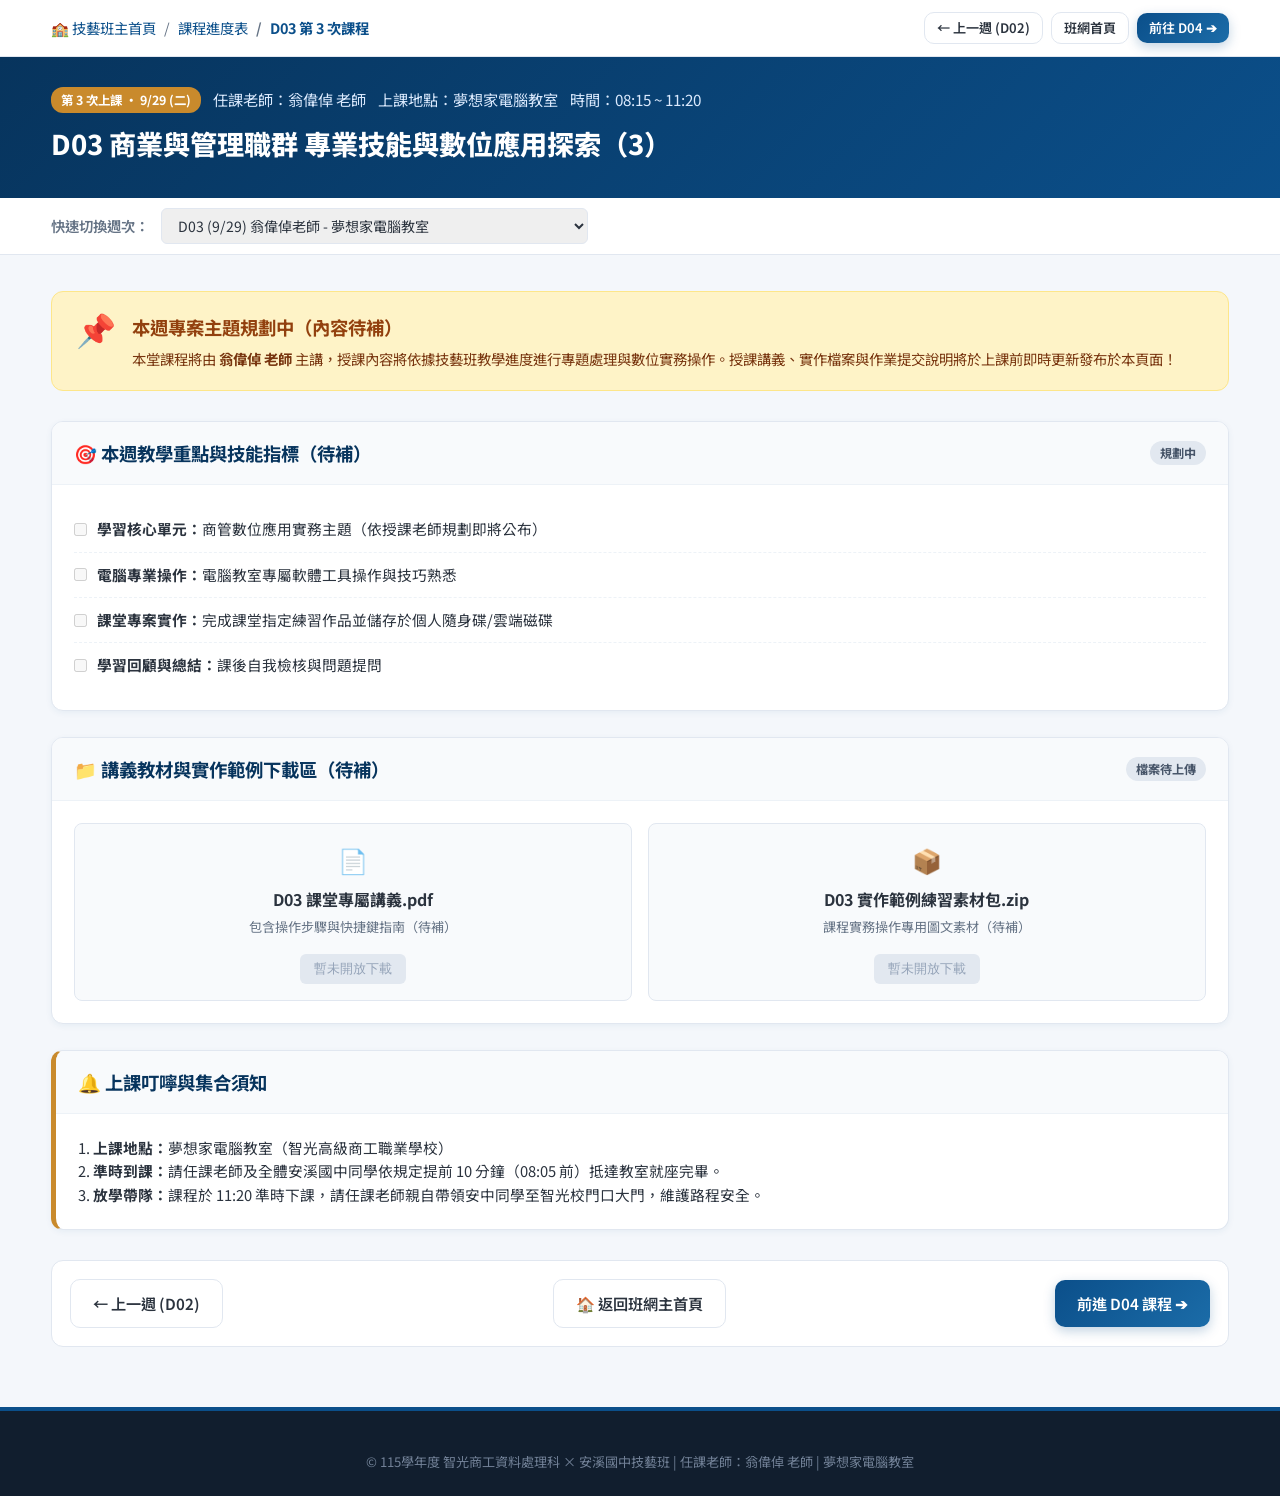
<file: D03/index.html>
﻿<!DOCTYPE html>
<html lang="zh-Hant-TW">
<head>
  <meta charset="UTF-8">
  <meta http-equiv="X-UA-Compatible" content="IE=edge">
  <meta name="viewport" content="width=device-width, initial-scale=1.0">
  <meta name="description" content="智光商工 x 安溪國中 115學年度合作技藝班 D03 第 3 次課程專區。授課教師：翁偉倬 老師，地點：夢想家電腦教室。">
  <title>D03 第 3 次課程：商管專業應用 | 智光商工 × 安溪國中</title>
  <link rel="preconnect" href="https://fonts.googleapis.com">
  <link rel="preconnect" href="https://fonts.gstatic.com" crossorigin>
  <link href="https://fonts.googleapis.com/css2?family=Noto+Sans+TC:wght@400;500;600;700;800&display=swap" rel="stylesheet">
  <link rel="stylesheet" href="../css/style.css">
  <link rel="stylesheet" href="css/style.css">
</head>
<body>

  <!-- 頂端快速導航 -->
  <div class="lesson-nav">
    <div class="container lesson-nav-inner">
      <ul class="breadcrumb-list">
        <li><a href="../index.html">🏫 技藝班主首頁</a></li>
        <li><a href="../index.html#schedule-section">課程進度表</a></li>
        <li style="font-weight:700; color:var(--primary-color);">D03 第 3 次課程</li>
      </ul>
      <div style="display:flex; gap:8px; align-items:center;">
        <a href="../D02/index.html" class="btn-secondary" style="padding:4px 12px; font-size:0.82rem;">← 上一週 (D02)</a>
        <a href="../index.html" class="btn-secondary" style="padding:4px 12px; font-size:0.82rem;">班網首頁</a>
        <a href='../D04/index.html' class='btn-primary' style='padding:4px 12px; font-size:0.82rem;'>前往 D04 ➔</a>
      </div>
    </div>
  </div>

  <!-- 課程主題橫幅 -->
  <header class="lesson-header-banner">
    <div class="container lesson-title-area">
      <div class="lesson-subtitle">
        <span class="lesson-badge">第 3 次上課 • 9/29 (二)</span>
        <span>任課老師：翁偉倬 老師</span>
        <span>上課地點：夢想家電腦教室</span>
        <span>時間：08:15 ~ 11:20</span>
        
      </div>
      <h1>D03 商業與管理職群 專業技能與數位應用探索（3）</h1>
    </div>
  </header>

  <!-- 快速跳週選單列 -->
  <div class="week-switcher-bar">
    <div class="container week-switcher-inner">
      <span style="font-weight:600; font-size:0.9rem; color:var(--text-muted);">快速切換週次：</span>
      <select id="weekSelect" class="week-select-dropdown" onchange="if(this.value) location.href=this.value;">
        <option value="../D01/index.html">D01 (9/15) 翁偉倬老師 - 商管宣導/資處特色/指法/Antigravity</option>
        <option value="../D02/index.html">D02 (9/22) 翁偉倬老師 - 夢想家電腦教室</option>
        <option value="../D03/index.html">D03 (9/29) 翁偉倬老師 - 夢想家電腦教室</option>
        <option value="../D04/index.html">D04 (10/6) 翁偉倬老師 - 夢想家電腦教室</option>
        <option value="../D05/index.html">D05 (10/20) 周櫻老師 - 夢想家電腦教室</option>
        <option value="../D06/index.html">D06 (10/27) 周櫻老師 - 4樓419教室 (新生戰鬥營)</option>
        <option value="../D07/index.html">D07 (11/3) 翁偉倬老師 - 夢想家電腦教室</option>
        <option value="../D08/index.html">D08 (11/10) 翁偉倬老師 - 夢想家電腦教室</option>
        <option value="../D09/index.html">D09 (11/17) 翁偉倬老師 - 夢想家電腦教室</option>
        <option value="../D10/index.html">D10 (11/24) 翁偉倬老師 - 夢想家電腦教室</option>
        <option value="../D11/index.html">D11 (12/8) 翁偉倬老師 - 夢想家電腦教室</option>
        <option value="../D12/index.html">D12 (12/15) 翁偉倬老師 - 夢想家電腦教室 (三年級畢旅)</option>
        <option value="../D13/index.html">D13 (12/22) 翁偉倬老師 - 夢想家電腦教室</option>
        <option value="../D14/index.html">D14 (12/29) 翁偉倬老師 - 夢想家電腦教室</option>
        <option value="../D15/index.html">D15 (1/5) 周櫻老師 - 4樓419教室</option>
        <option value="../D16/index.html">D16 (1/12) 翁偉倬老師 - 夢想家電腦教室 (期末成果發表)</option>
      </select>
    </div>
  </div>

  <!-- 內容區 -->
  <main class="container page-content-container">

    <!-- 待補與規劃中提示模組 -->
    <div class="pending-notice-card">
      <div class="pending-icon">📌</div>
      <div>
        <h3 style="margin-bottom:6px; color:#92400e; font-size:1.15rem;">本週專案主題規劃中（內容待補）</h3>
        <p style="margin:0; font-size:0.9rem; color:#78350f; line-height:1.5;">
          本堂課程將由 <strong>翁偉倬 老師</strong> 主講，授課內容將依據技藝班教學進度進行專題處理與數位實務操作。授課講義、實作檔案與作業提交說明將於上課前即時更新發布於本頁面！
        </p>
      </div>
    </div>

    <!-- 預留結構：本週學習目標綱要 -->
    <section class="content-card">
      <div class="card-title-bar">
        <h2>🎯 本週教學重點與技能指標（待補）</h2>
        <span class="status-pill">規劃中</span>
      </div>
      <div class="card-body-text">
        <ul class="task-todo-list" id="todoList">
          <li>
            <input type="checkbox" id="t1" disabled>
            <label for="t1"><strong>學習核心單元：</strong>商管數位應用實務主題（依授課老師規劃即將公布）</label>
          </li>
          <li>
            <input type="checkbox" id="t2" disabled>
            <label for="t2"><strong>電腦專業操作：</strong>電腦教室專屬軟體工具操作與技巧熟悉</label>
          </li>
          <li>
            <input type="checkbox" id="t3" disabled>
            <label for="t3"><strong>課堂專案實作：</strong>完成課堂指定練習作品並儲存於個人隨身碟/雲端磁碟</label>
          </li>
          <li>
            <input type="checkbox" id="t4" disabled>
            <label for="t4"><strong>學習回顧與總結：</strong>課後自我檢核與問題提問</label>
          </li>
        </ul>
      </div>
    </section>

    <!-- 預留結構：實作資源與教材下載 -->
    <section class="content-card">
      <div class="card-title-bar">
        <h2>📁 講義教材與實作範例下載區（待補）</h2>
        <span class="status-pill">檔案待上傳</span>
      </div>
      <div class="card-body-text" style="display:grid; grid-template-columns:repeat(auto-fit, minmax(260px, 1fr)); gap:16px;">
        <div class="resource-item-box">
          <div style="font-size:1.5rem; margin-bottom:6px;">📄</div>
          <strong>D03 課堂專屬講義.pdf</strong>
          <p style="font-size:0.82rem; color:var(--text-muted); margin:4px 0 8px;">包含操作步驟與快捷鍵指南（待補）</p>
          <button class="btn-disabled" disabled>暫未開放下載</button>
        </div>
        <div class="resource-item-box">
          <div style="font-size:1.5rem; margin-bottom:6px;">📦</div>
          <strong>D03 實作範例練習素材包.zip</strong>
          <p style="font-size:0.82rem; color:var(--text-muted); margin:4px 0 8px;">課程實務操作專用圖文素材（待補）</p>
          <button class="btn-disabled" disabled>暫未開放下載</button>
        </div>
      </div>
    </section>

    <!-- 教室規範與老師叮嚀 -->
    <section class="content-card" style="border-left: 5px solid var(--secondary-color);">
      <div class="card-title-bar">
        <h2>🔔 上課叮嚀與集合須知</h2>
      </div>
      <div class="card-body-text" style="line-height:1.6; font-size:0.92rem; color:var(--text-main);">
        <p>1. <strong>上課地點：</strong>夢想家電腦教室（智光高級商工職業學校）</p>
        <p>2. <strong>準時到課：</strong>請任課老師及全體安溪國中同學依規定提前 10 分鐘（08:05 前）抵達教室就座完畢。</p>
        <p>3. <strong>放學帶隊：</strong>課程於 11:20 準時下課，請任課老師親自帶領安中同學至智光校門口大門，維護路程安全。</p>
        
      </div>
    </section>

    <!-- 底部切換列 -->
    <div style="display:flex; justify-content:space-between; align-items:center; margin-top:30px; padding:18px; background:white; border-radius:12px; border:1px solid var(--border-color);">
      <a href="../D02/index.html" class="btn-secondary">
        <span>← 上一週 (D02)</span>
      </a>
      <a href="../index.html" class="btn-secondary">
        <span>🏠 返回班網主首頁</span>
      </a>
      <a href='../D04/index.html' class='btn-primary'><span>前進 D04 課程 ➔</span></a>
    </div>

  </main>

  <!-- 頁尾 -->
  <footer class="main-footer">
    <div class="container footer-bottom" style="border:none; padding-top:0;">
      <p>© 115學年度 智光商工資料處理科 × 安溪國中技藝班 | 任課老師：翁偉倬 老師 | 夢想家電腦教室</p>
    </div>
  </footer>

  <script src="../js/main.js"></script>
  <script src="js/script.js"></script>
</body>
</html>
</file>
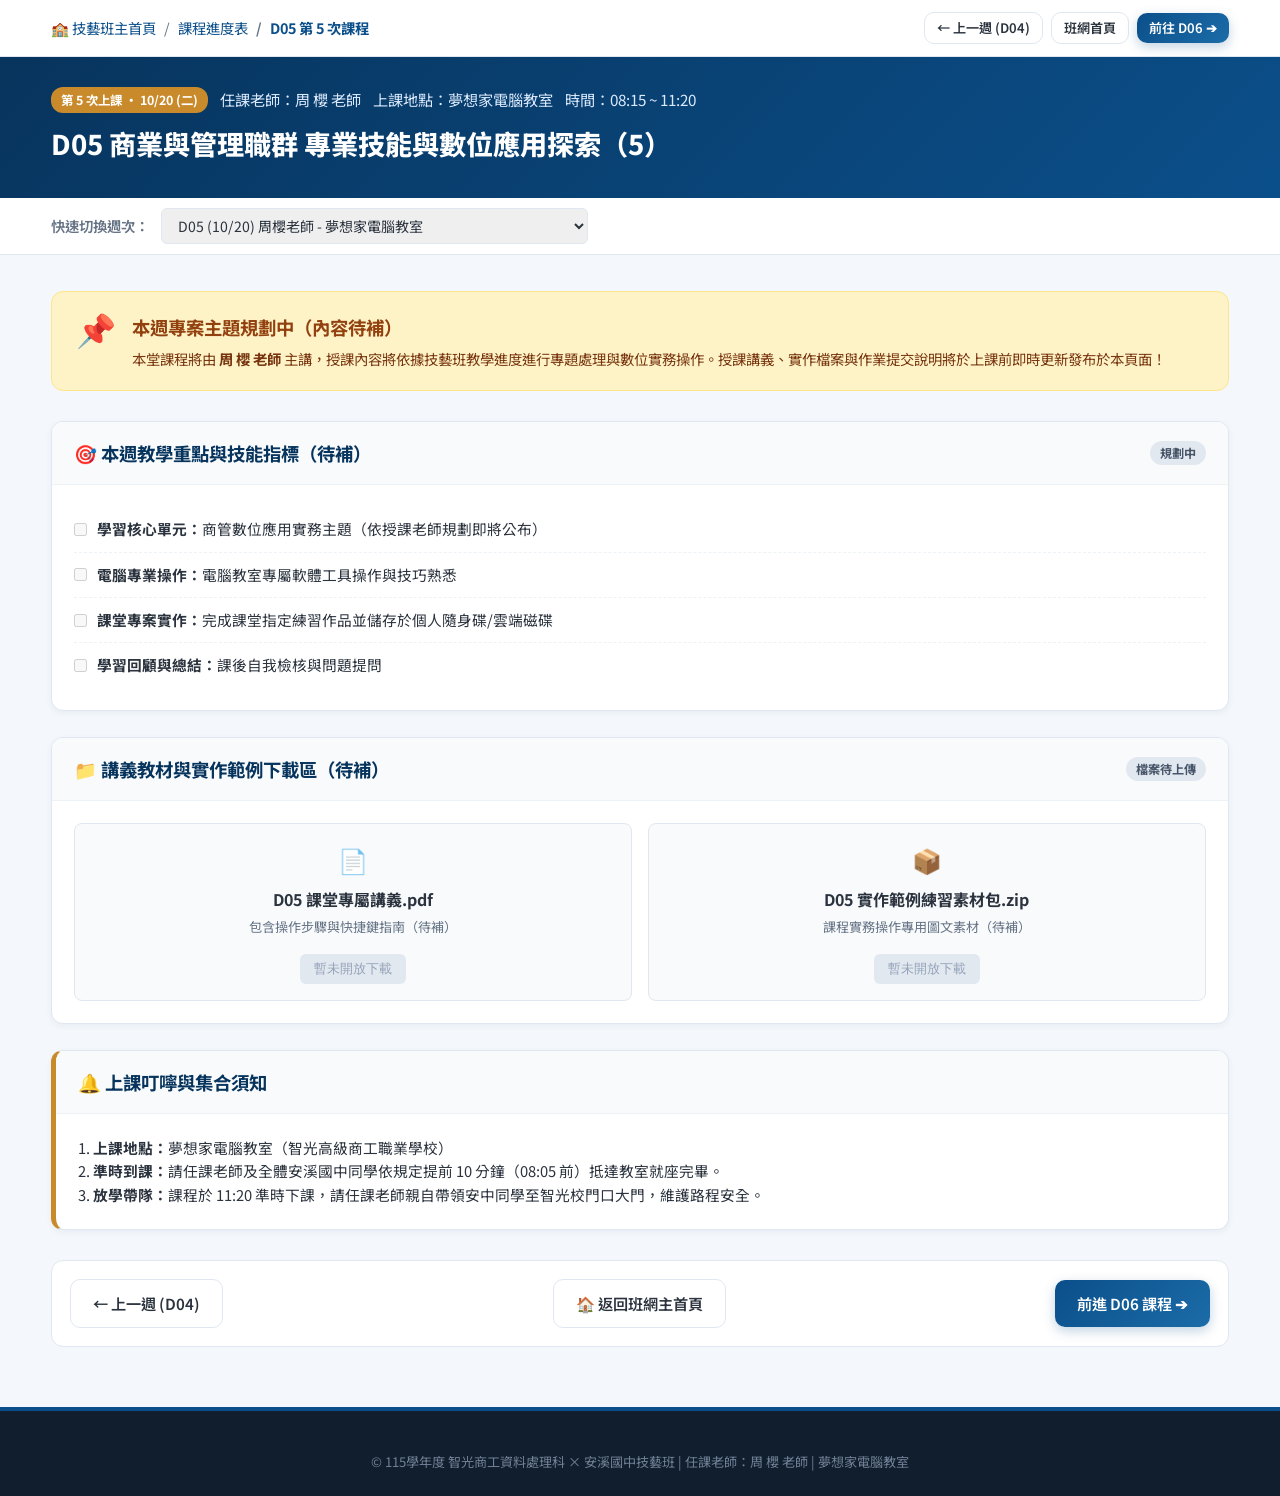
<file: D05/index.html>
﻿<!DOCTYPE html>
<html lang="zh-Hant-TW">
<head>
  <meta charset="UTF-8">
  <meta http-equiv="X-UA-Compatible" content="IE=edge">
  <meta name="viewport" content="width=device-width, initial-scale=1.0">
  <meta name="description" content="智光商工 x 安溪國中 115學年度合作技藝班 D05 第 5 次課程專區。授課教師：周 櫻 老師，地點：夢想家電腦教室。">
  <title>D05 第 5 次課程：商管專業應用 | 智光商工 × 安溪國中</title>
  <link rel="preconnect" href="https://fonts.googleapis.com">
  <link rel="preconnect" href="https://fonts.gstatic.com" crossorigin>
  <link href="https://fonts.googleapis.com/css2?family=Noto+Sans+TC:wght@400;500;600;700;800&display=swap" rel="stylesheet">
  <link rel="stylesheet" href="../css/style.css">
  <link rel="stylesheet" href="css/style.css">
</head>
<body>

  <!-- 頂端快速導航 -->
  <div class="lesson-nav">
    <div class="container lesson-nav-inner">
      <ul class="breadcrumb-list">
        <li><a href="../index.html">🏫 技藝班主首頁</a></li>
        <li><a href="../index.html#schedule-section">課程進度表</a></li>
        <li style="font-weight:700; color:var(--primary-color);">D05 第 5 次課程</li>
      </ul>
      <div style="display:flex; gap:8px; align-items:center;">
        <a href="../D04/index.html" class="btn-secondary" style="padding:4px 12px; font-size:0.82rem;">← 上一週 (D04)</a>
        <a href="../index.html" class="btn-secondary" style="padding:4px 12px; font-size:0.82rem;">班網首頁</a>
        <a href='../D06/index.html' class='btn-primary' style='padding:4px 12px; font-size:0.82rem;'>前往 D06 ➔</a>
      </div>
    </div>
  </div>

  <!-- 課程主題橫幅 -->
  <header class="lesson-header-banner">
    <div class="container lesson-title-area">
      <div class="lesson-subtitle">
        <span class="lesson-badge">第 5 次上課 • 10/20 (二)</span>
        <span>任課老師：周 櫻 老師</span>
        <span>上課地點：夢想家電腦教室</span>
        <span>時間：08:15 ~ 11:20</span>
        
      </div>
      <h1>D05 商業與管理職群 專業技能與數位應用探索（5）</h1>
    </div>
  </header>

  <!-- 快速跳週選單列 -->
  <div class="week-switcher-bar">
    <div class="container week-switcher-inner">
      <span style="font-weight:600; font-size:0.9rem; color:var(--text-muted);">快速切換週次：</span>
      <select id="weekSelect" class="week-select-dropdown" onchange="if(this.value) location.href=this.value;">
        <option value="../D01/index.html">D01 (9/15) 翁偉倬老師 - 商管宣導/資處特色/指法/Antigravity</option>
        <option value="../D02/index.html">D02 (9/22) 翁偉倬老師 - 夢想家電腦教室</option>
        <option value="../D03/index.html">D03 (9/29) 翁偉倬老師 - 夢想家電腦教室</option>
        <option value="../D04/index.html">D04 (10/6) 翁偉倬老師 - 夢想家電腦教室</option>
        <option value="../D05/index.html">D05 (10/20) 周櫻老師 - 夢想家電腦教室</option>
        <option value="../D06/index.html">D06 (10/27) 周櫻老師 - 4樓419教室 (新生戰鬥營)</option>
        <option value="../D07/index.html">D07 (11/3) 翁偉倬老師 - 夢想家電腦教室</option>
        <option value="../D08/index.html">D08 (11/10) 翁偉倬老師 - 夢想家電腦教室</option>
        <option value="../D09/index.html">D09 (11/17) 翁偉倬老師 - 夢想家電腦教室</option>
        <option value="../D10/index.html">D10 (11/24) 翁偉倬老師 - 夢想家電腦教室</option>
        <option value="../D11/index.html">D11 (12/8) 翁偉倬老師 - 夢想家電腦教室</option>
        <option value="../D12/index.html">D12 (12/15) 翁偉倬老師 - 夢想家電腦教室 (三年級畢旅)</option>
        <option value="../D13/index.html">D13 (12/22) 翁偉倬老師 - 夢想家電腦教室</option>
        <option value="../D14/index.html">D14 (12/29) 翁偉倬老師 - 夢想家電腦教室</option>
        <option value="../D15/index.html">D15 (1/5) 周櫻老師 - 4樓419教室</option>
        <option value="../D16/index.html">D16 (1/12) 翁偉倬老師 - 夢想家電腦教室 (期末成果發表)</option>
      </select>
    </div>
  </div>

  <!-- 內容區 -->
  <main class="container page-content-container">

    <!-- 待補與規劃中提示模組 -->
    <div class="pending-notice-card">
      <div class="pending-icon">📌</div>
      <div>
        <h3 style="margin-bottom:6px; color:#92400e; font-size:1.15rem;">本週專案主題規劃中（內容待補）</h3>
        <p style="margin:0; font-size:0.9rem; color:#78350f; line-height:1.5;">
          本堂課程將由 <strong>周 櫻 老師</strong> 主講，授課內容將依據技藝班教學進度進行專題處理與數位實務操作。授課講義、實作檔案與作業提交說明將於上課前即時更新發布於本頁面！
        </p>
      </div>
    </div>

    <!-- 預留結構：本週學習目標綱要 -->
    <section class="content-card">
      <div class="card-title-bar">
        <h2>🎯 本週教學重點與技能指標（待補）</h2>
        <span class="status-pill">規劃中</span>
      </div>
      <div class="card-body-text">
        <ul class="task-todo-list" id="todoList">
          <li>
            <input type="checkbox" id="t1" disabled>
            <label for="t1"><strong>學習核心單元：</strong>商管數位應用實務主題（依授課老師規劃即將公布）</label>
          </li>
          <li>
            <input type="checkbox" id="t2" disabled>
            <label for="t2"><strong>電腦專業操作：</strong>電腦教室專屬軟體工具操作與技巧熟悉</label>
          </li>
          <li>
            <input type="checkbox" id="t3" disabled>
            <label for="t3"><strong>課堂專案實作：</strong>完成課堂指定練習作品並儲存於個人隨身碟/雲端磁碟</label>
          </li>
          <li>
            <input type="checkbox" id="t4" disabled>
            <label for="t4"><strong>學習回顧與總結：</strong>課後自我檢核與問題提問</label>
          </li>
        </ul>
      </div>
    </section>

    <!-- 預留結構：實作資源與教材下載 -->
    <section class="content-card">
      <div class="card-title-bar">
        <h2>📁 講義教材與實作範例下載區（待補）</h2>
        <span class="status-pill">檔案待上傳</span>
      </div>
      <div class="card-body-text" style="display:grid; grid-template-columns:repeat(auto-fit, minmax(260px, 1fr)); gap:16px;">
        <div class="resource-item-box">
          <div style="font-size:1.5rem; margin-bottom:6px;">📄</div>
          <strong>D05 課堂專屬講義.pdf</strong>
          <p style="font-size:0.82rem; color:var(--text-muted); margin:4px 0 8px;">包含操作步驟與快捷鍵指南（待補）</p>
          <button class="btn-disabled" disabled>暫未開放下載</button>
        </div>
        <div class="resource-item-box">
          <div style="font-size:1.5rem; margin-bottom:6px;">📦</div>
          <strong>D05 實作範例練習素材包.zip</strong>
          <p style="font-size:0.82rem; color:var(--text-muted); margin:4px 0 8px;">課程實務操作專用圖文素材（待補）</p>
          <button class="btn-disabled" disabled>暫未開放下載</button>
        </div>
      </div>
    </section>

    <!-- 教室規範與老師叮嚀 -->
    <section class="content-card" style="border-left: 5px solid var(--secondary-color);">
      <div class="card-title-bar">
        <h2>🔔 上課叮嚀與集合須知</h2>
      </div>
      <div class="card-body-text" style="line-height:1.6; font-size:0.92rem; color:var(--text-main);">
        <p>1. <strong>上課地點：</strong>夢想家電腦教室（智光高級商工職業學校）</p>
        <p>2. <strong>準時到課：</strong>請任課老師及全體安溪國中同學依規定提前 10 分鐘（08:05 前）抵達教室就座完畢。</p>
        <p>3. <strong>放學帶隊：</strong>課程於 11:20 準時下課，請任課老師親自帶領安中同學至智光校門口大門，維護路程安全。</p>
        
      </div>
    </section>

    <!-- 底部切換列 -->
    <div style="display:flex; justify-content:space-between; align-items:center; margin-top:30px; padding:18px; background:white; border-radius:12px; border:1px solid var(--border-color);">
      <a href="../D04/index.html" class="btn-secondary">
        <span>← 上一週 (D04)</span>
      </a>
      <a href="../index.html" class="btn-secondary">
        <span>🏠 返回班網主首頁</span>
      </a>
      <a href='../D06/index.html' class='btn-primary'><span>前進 D06 課程 ➔</span></a>
    </div>

  </main>

  <!-- 頁尾 -->
  <footer class="main-footer">
    <div class="container footer-bottom" style="border:none; padding-top:0;">
      <p>© 115學年度 智光商工資料處理科 × 安溪國中技藝班 | 任課老師：周 櫻 老師 | 夢想家電腦教室</p>
    </div>
  </footer>

  <script src="../js/main.js"></script>
  <script src="js/script.js"></script>
</body>
</html>
</file>
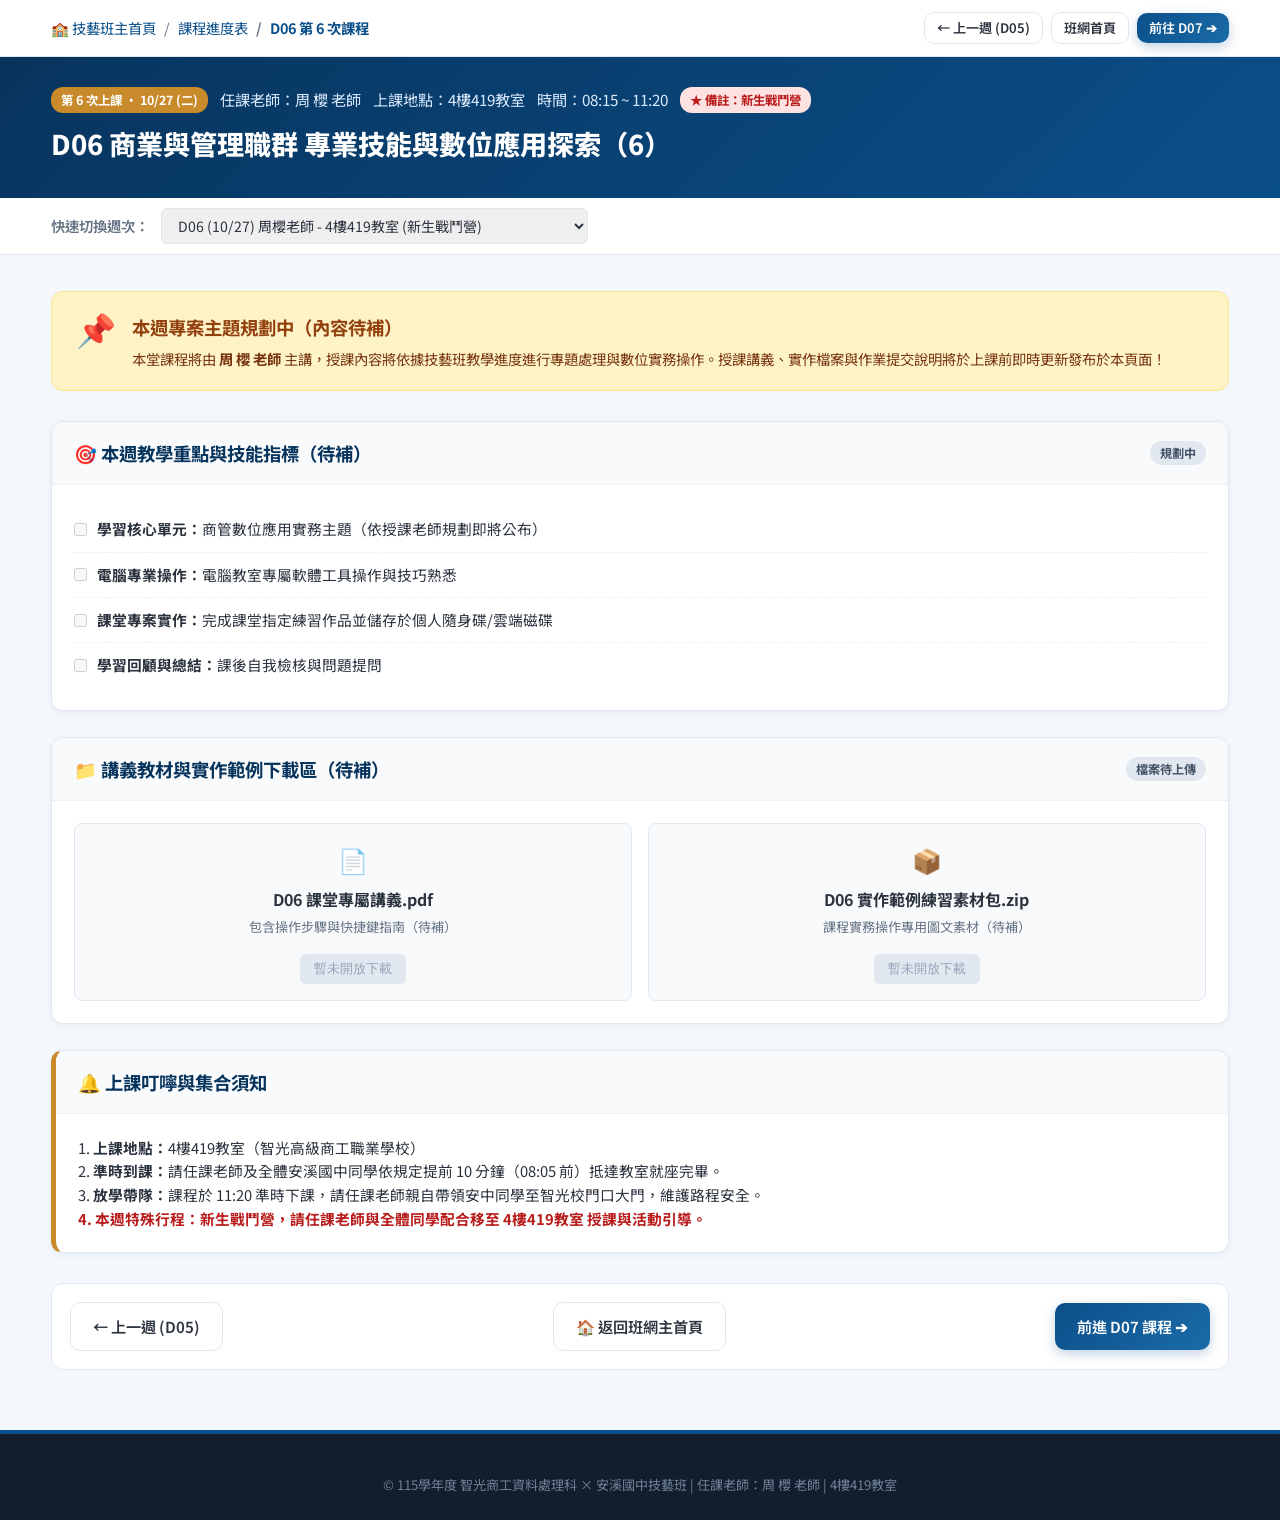
<file: D06/index.html>
﻿<!DOCTYPE html>
<html lang="zh-Hant-TW">
<head>
  <meta charset="UTF-8">
  <meta http-equiv="X-UA-Compatible" content="IE=edge">
  <meta name="viewport" content="width=device-width, initial-scale=1.0">
  <meta name="description" content="智光商工 x 安溪國中 115學年度合作技藝班 D06 第 6 次課程專區。授課教師：周 櫻 老師，地點：4樓419教室。">
  <title>D06 第 6 次課程：商管專業應用 | 智光商工 × 安溪國中</title>
  <link rel="preconnect" href="https://fonts.googleapis.com">
  <link rel="preconnect" href="https://fonts.gstatic.com" crossorigin>
  <link href="https://fonts.googleapis.com/css2?family=Noto+Sans+TC:wght@400;500;600;700;800&display=swap" rel="stylesheet">
  <link rel="stylesheet" href="../css/style.css">
  <link rel="stylesheet" href="css/style.css">
</head>
<body>

  <!-- 頂端快速導航 -->
  <div class="lesson-nav">
    <div class="container lesson-nav-inner">
      <ul class="breadcrumb-list">
        <li><a href="../index.html">🏫 技藝班主首頁</a></li>
        <li><a href="../index.html#schedule-section">課程進度表</a></li>
        <li style="font-weight:700; color:var(--primary-color);">D06 第 6 次課程</li>
      </ul>
      <div style="display:flex; gap:8px; align-items:center;">
        <a href="../D05/index.html" class="btn-secondary" style="padding:4px 12px; font-size:0.82rem;">← 上一週 (D05)</a>
        <a href="../index.html" class="btn-secondary" style="padding:4px 12px; font-size:0.82rem;">班網首頁</a>
        <a href='../D07/index.html' class='btn-primary' style='padding:4px 12px; font-size:0.82rem;'>前往 D07 ➔</a>
      </div>
    </div>
  </div>

  <!-- 課程主題橫幅 -->
  <header class="lesson-header-banner">
    <div class="container lesson-title-area">
      <div class="lesson-subtitle">
        <span class="lesson-badge">第 6 次上課 • 10/27 (二)</span>
        <span>任課老師：周 櫻 老師</span>
        <span>上課地點：4樓419教室</span>
        <span>時間：08:15 ~ 11:20</span>
        <span class='badge-event' style='padding:3px 10px; border-radius:12px; font-size:0.78rem; font-weight:bold;'>★ 備註：新生戰鬥營</span>
      </div>
      <h1>D06 商業與管理職群 專業技能與數位應用探索（6）</h1>
    </div>
  </header>

  <!-- 快速跳週選單列 -->
  <div class="week-switcher-bar">
    <div class="container week-switcher-inner">
      <span style="font-weight:600; font-size:0.9rem; color:var(--text-muted);">快速切換週次：</span>
      <select id="weekSelect" class="week-select-dropdown" onchange="if(this.value) location.href=this.value;">
        <option value="../D01/index.html">D01 (9/15) 翁偉倬老師 - 商管宣導/資處特色/指法/Antigravity</option>
        <option value="../D02/index.html">D02 (9/22) 翁偉倬老師 - 夢想家電腦教室</option>
        <option value="../D03/index.html">D03 (9/29) 翁偉倬老師 - 夢想家電腦教室</option>
        <option value="../D04/index.html">D04 (10/6) 翁偉倬老師 - 夢想家電腦教室</option>
        <option value="../D05/index.html">D05 (10/20) 周櫻老師 - 夢想家電腦教室</option>
        <option value="../D06/index.html">D06 (10/27) 周櫻老師 - 4樓419教室 (新生戰鬥營)</option>
        <option value="../D07/index.html">D07 (11/3) 翁偉倬老師 - 夢想家電腦教室</option>
        <option value="../D08/index.html">D08 (11/10) 翁偉倬老師 - 夢想家電腦教室</option>
        <option value="../D09/index.html">D09 (11/17) 翁偉倬老師 - 夢想家電腦教室</option>
        <option value="../D10/index.html">D10 (11/24) 翁偉倬老師 - 夢想家電腦教室</option>
        <option value="../D11/index.html">D11 (12/8) 翁偉倬老師 - 夢想家電腦教室</option>
        <option value="../D12/index.html">D12 (12/15) 翁偉倬老師 - 夢想家電腦教室 (三年級畢旅)</option>
        <option value="../D13/index.html">D13 (12/22) 翁偉倬老師 - 夢想家電腦教室</option>
        <option value="../D14/index.html">D14 (12/29) 翁偉倬老師 - 夢想家電腦教室</option>
        <option value="../D15/index.html">D15 (1/5) 周櫻老師 - 4樓419教室</option>
        <option value="../D16/index.html">D16 (1/12) 翁偉倬老師 - 夢想家電腦教室 (期末成果發表)</option>
      </select>
    </div>
  </div>

  <!-- 內容區 -->
  <main class="container page-content-container">

    <!-- 待補與規劃中提示模組 -->
    <div class="pending-notice-card">
      <div class="pending-icon">📌</div>
      <div>
        <h3 style="margin-bottom:6px; color:#92400e; font-size:1.15rem;">本週專案主題規劃中（內容待補）</h3>
        <p style="margin:0; font-size:0.9rem; color:#78350f; line-height:1.5;">
          本堂課程將由 <strong>周 櫻 老師</strong> 主講，授課內容將依據技藝班教學進度進行專題處理與數位實務操作。授課講義、實作檔案與作業提交說明將於上課前即時更新發布於本頁面！
        </p>
      </div>
    </div>

    <!-- 預留結構：本週學習目標綱要 -->
    <section class="content-card">
      <div class="card-title-bar">
        <h2>🎯 本週教學重點與技能指標（待補）</h2>
        <span class="status-pill">規劃中</span>
      </div>
      <div class="card-body-text">
        <ul class="task-todo-list" id="todoList">
          <li>
            <input type="checkbox" id="t1" disabled>
            <label for="t1"><strong>學習核心單元：</strong>商管數位應用實務主題（依授課老師規劃即將公布）</label>
          </li>
          <li>
            <input type="checkbox" id="t2" disabled>
            <label for="t2"><strong>電腦專業操作：</strong>電腦教室專屬軟體工具操作與技巧熟悉</label>
          </li>
          <li>
            <input type="checkbox" id="t3" disabled>
            <label for="t3"><strong>課堂專案實作：</strong>完成課堂指定練習作品並儲存於個人隨身碟/雲端磁碟</label>
          </li>
          <li>
            <input type="checkbox" id="t4" disabled>
            <label for="t4"><strong>學習回顧與總結：</strong>課後自我檢核與問題提問</label>
          </li>
        </ul>
      </div>
    </section>

    <!-- 預留結構：實作資源與教材下載 -->
    <section class="content-card">
      <div class="card-title-bar">
        <h2>📁 講義教材與實作範例下載區（待補）</h2>
        <span class="status-pill">檔案待上傳</span>
      </div>
      <div class="card-body-text" style="display:grid; grid-template-columns:repeat(auto-fit, minmax(260px, 1fr)); gap:16px;">
        <div class="resource-item-box">
          <div style="font-size:1.5rem; margin-bottom:6px;">📄</div>
          <strong>D06 課堂專屬講義.pdf</strong>
          <p style="font-size:0.82rem; color:var(--text-muted); margin:4px 0 8px;">包含操作步驟與快捷鍵指南（待補）</p>
          <button class="btn-disabled" disabled>暫未開放下載</button>
        </div>
        <div class="resource-item-box">
          <div style="font-size:1.5rem; margin-bottom:6px;">📦</div>
          <strong>D06 實作範例練習素材包.zip</strong>
          <p style="font-size:0.82rem; color:var(--text-muted); margin:4px 0 8px;">課程實務操作專用圖文素材（待補）</p>
          <button class="btn-disabled" disabled>暫未開放下載</button>
        </div>
      </div>
    </section>

    <!-- 教室規範與老師叮嚀 -->
    <section class="content-card" style="border-left: 5px solid var(--secondary-color);">
      <div class="card-title-bar">
        <h2>🔔 上課叮嚀與集合須知</h2>
      </div>
      <div class="card-body-text" style="line-height:1.6; font-size:0.92rem; color:var(--text-main);">
        <p>1. <strong>上課地點：</strong>4樓419教室（智光高級商工職業學校）</p>
        <p>2. <strong>準時到課：</strong>請任課老師及全體安溪國中同學依規定提前 10 分鐘（08:05 前）抵達教室就座完畢。</p>
        <p>3. <strong>放學帶隊：</strong>課程於 11:20 準時下課，請任課老師親自帶領安中同學至智光校門口大門，維護路程安全。</p>
        <p style='color:#b91c1c; font-weight:bold;'>4. 本週特殊行程：新生戰鬥營，請任課老師與全體同學配合移至 4樓419教室 授課與活動引導。</p>
      </div>
    </section>

    <!-- 底部切換列 -->
    <div style="display:flex; justify-content:space-between; align-items:center; margin-top:30px; padding:18px; background:white; border-radius:12px; border:1px solid var(--border-color);">
      <a href="../D05/index.html" class="btn-secondary">
        <span>← 上一週 (D05)</span>
      </a>
      <a href="../index.html" class="btn-secondary">
        <span>🏠 返回班網主首頁</span>
      </a>
      <a href='../D07/index.html' class='btn-primary'><span>前進 D07 課程 ➔</span></a>
    </div>

  </main>

  <!-- 頁尾 -->
  <footer class="main-footer">
    <div class="container footer-bottom" style="border:none; padding-top:0;">
      <p>© 115學年度 智光商工資料處理科 × 安溪國中技藝班 | 任課老師：周 櫻 老師 | 4樓419教室</p>
    </div>
  </footer>

  <script src="../js/main.js"></script>
  <script src="js/script.js"></script>
</body>
</html>
</file>
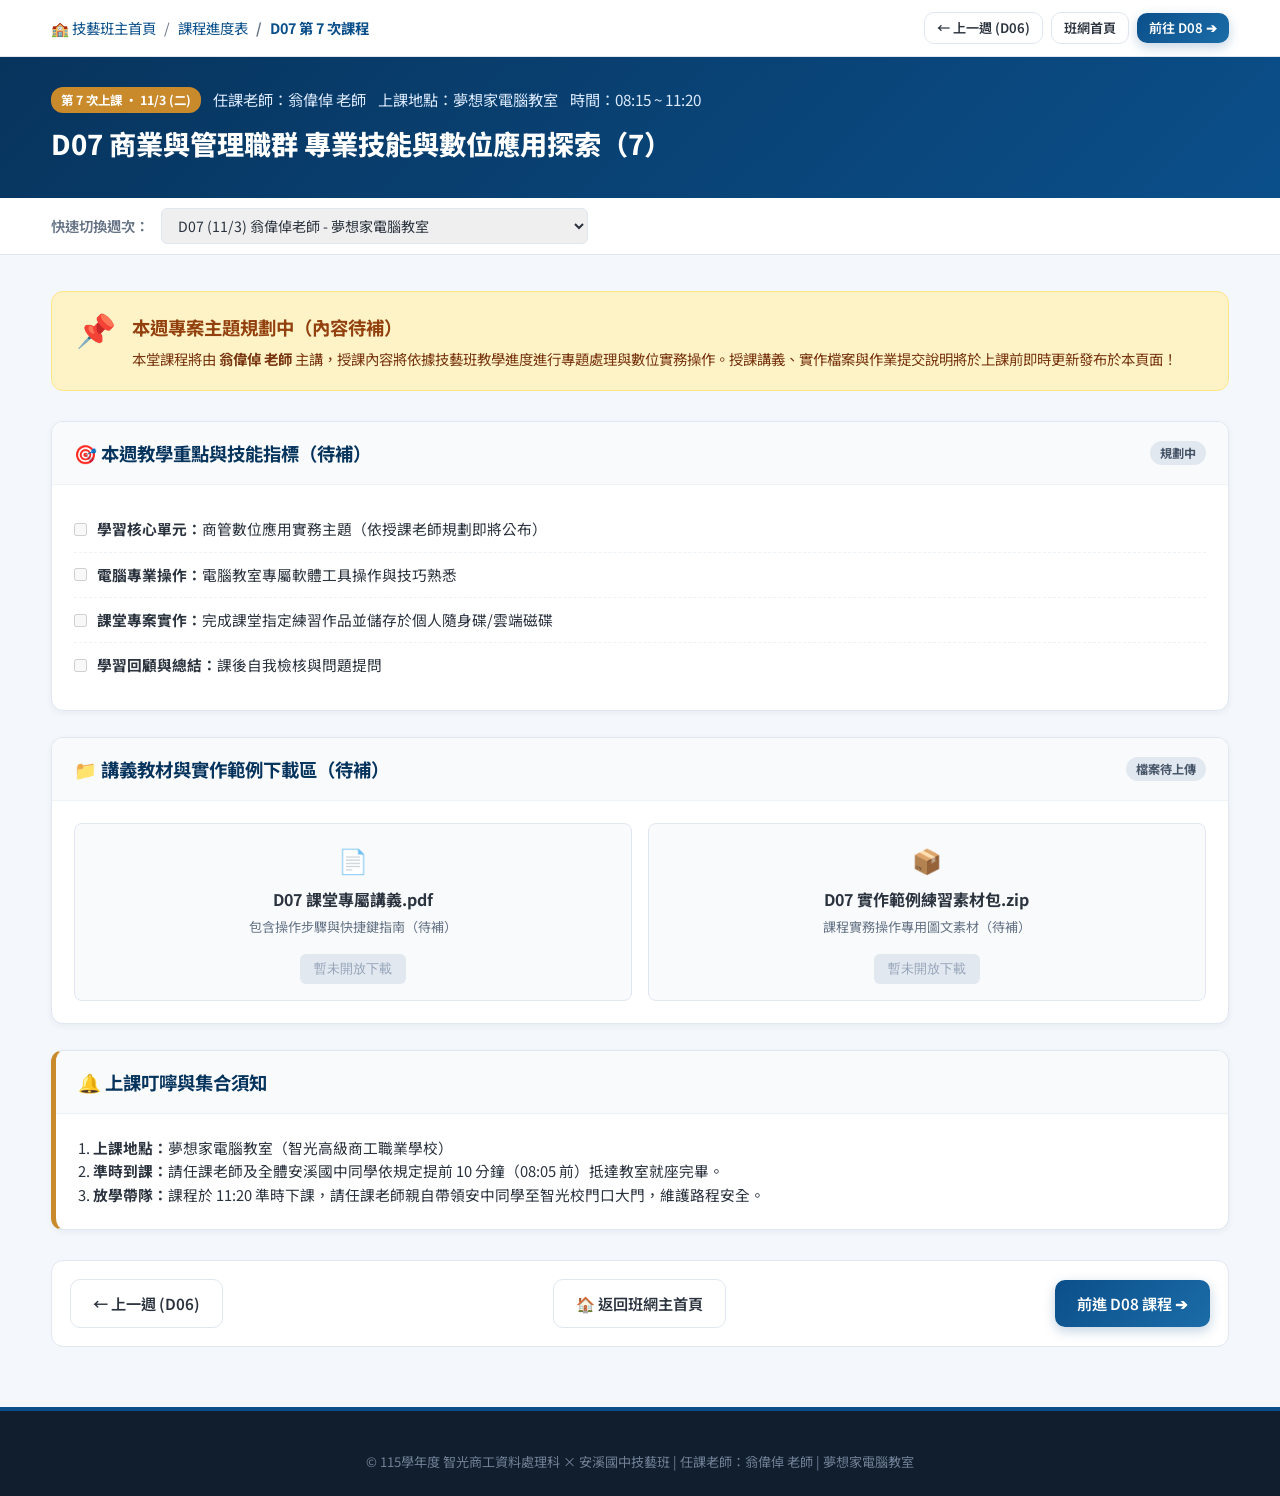
<file: D07/index.html>
﻿<!DOCTYPE html>
<html lang="zh-Hant-TW">
<head>
  <meta charset="UTF-8">
  <meta http-equiv="X-UA-Compatible" content="IE=edge">
  <meta name="viewport" content="width=device-width, initial-scale=1.0">
  <meta name="description" content="智光商工 x 安溪國中 115學年度合作技藝班 D07 第 7 次課程專區。授課教師：翁偉倬 老師，地點：夢想家電腦教室。">
  <title>D07 第 7 次課程：商管專業應用 | 智光商工 × 安溪國中</title>
  <link rel="preconnect" href="https://fonts.googleapis.com">
  <link rel="preconnect" href="https://fonts.gstatic.com" crossorigin>
  <link href="https://fonts.googleapis.com/css2?family=Noto+Sans+TC:wght@400;500;600;700;800&display=swap" rel="stylesheet">
  <link rel="stylesheet" href="../css/style.css">
  <link rel="stylesheet" href="css/style.css">
</head>
<body>

  <!-- 頂端快速導航 -->
  <div class="lesson-nav">
    <div class="container lesson-nav-inner">
      <ul class="breadcrumb-list">
        <li><a href="../index.html">🏫 技藝班主首頁</a></li>
        <li><a href="../index.html#schedule-section">課程進度表</a></li>
        <li style="font-weight:700; color:var(--primary-color);">D07 第 7 次課程</li>
      </ul>
      <div style="display:flex; gap:8px; align-items:center;">
        <a href="../D06/index.html" class="btn-secondary" style="padding:4px 12px; font-size:0.82rem;">← 上一週 (D06)</a>
        <a href="../index.html" class="btn-secondary" style="padding:4px 12px; font-size:0.82rem;">班網首頁</a>
        <a href='../D08/index.html' class='btn-primary' style='padding:4px 12px; font-size:0.82rem;'>前往 D08 ➔</a>
      </div>
    </div>
  </div>

  <!-- 課程主題橫幅 -->
  <header class="lesson-header-banner">
    <div class="container lesson-title-area">
      <div class="lesson-subtitle">
        <span class="lesson-badge">第 7 次上課 • 11/3 (二)</span>
        <span>任課老師：翁偉倬 老師</span>
        <span>上課地點：夢想家電腦教室</span>
        <span>時間：08:15 ~ 11:20</span>
        
      </div>
      <h1>D07 商業與管理職群 專業技能與數位應用探索（7）</h1>
    </div>
  </header>

  <!-- 快速跳週選單列 -->
  <div class="week-switcher-bar">
    <div class="container week-switcher-inner">
      <span style="font-weight:600; font-size:0.9rem; color:var(--text-muted);">快速切換週次：</span>
      <select id="weekSelect" class="week-select-dropdown" onchange="if(this.value) location.href=this.value;">
        <option value="../D01/index.html">D01 (9/15) 翁偉倬老師 - 商管宣導/資處特色/指法/Antigravity</option>
        <option value="../D02/index.html">D02 (9/22) 翁偉倬老師 - 夢想家電腦教室</option>
        <option value="../D03/index.html">D03 (9/29) 翁偉倬老師 - 夢想家電腦教室</option>
        <option value="../D04/index.html">D04 (10/6) 翁偉倬老師 - 夢想家電腦教室</option>
        <option value="../D05/index.html">D05 (10/20) 周櫻老師 - 夢想家電腦教室</option>
        <option value="../D06/index.html">D06 (10/27) 周櫻老師 - 4樓419教室 (新生戰鬥營)</option>
        <option value="../D07/index.html">D07 (11/3) 翁偉倬老師 - 夢想家電腦教室</option>
        <option value="../D08/index.html">D08 (11/10) 翁偉倬老師 - 夢想家電腦教室</option>
        <option value="../D09/index.html">D09 (11/17) 翁偉倬老師 - 夢想家電腦教室</option>
        <option value="../D10/index.html">D10 (11/24) 翁偉倬老師 - 夢想家電腦教室</option>
        <option value="../D11/index.html">D11 (12/8) 翁偉倬老師 - 夢想家電腦教室</option>
        <option value="../D12/index.html">D12 (12/15) 翁偉倬老師 - 夢想家電腦教室 (三年級畢旅)</option>
        <option value="../D13/index.html">D13 (12/22) 翁偉倬老師 - 夢想家電腦教室</option>
        <option value="../D14/index.html">D14 (12/29) 翁偉倬老師 - 夢想家電腦教室</option>
        <option value="../D15/index.html">D15 (1/5) 周櫻老師 - 4樓419教室</option>
        <option value="../D16/index.html">D16 (1/12) 翁偉倬老師 - 夢想家電腦教室 (期末成果發表)</option>
      </select>
    </div>
  </div>

  <!-- 內容區 -->
  <main class="container page-content-container">

    <!-- 待補與規劃中提示模組 -->
    <div class="pending-notice-card">
      <div class="pending-icon">📌</div>
      <div>
        <h3 style="margin-bottom:6px; color:#92400e; font-size:1.15rem;">本週專案主題規劃中（內容待補）</h3>
        <p style="margin:0; font-size:0.9rem; color:#78350f; line-height:1.5;">
          本堂課程將由 <strong>翁偉倬 老師</strong> 主講，授課內容將依據技藝班教學進度進行專題處理與數位實務操作。授課講義、實作檔案與作業提交說明將於上課前即時更新發布於本頁面！
        </p>
      </div>
    </div>

    <!-- 預留結構：本週學習目標綱要 -->
    <section class="content-card">
      <div class="card-title-bar">
        <h2>🎯 本週教學重點與技能指標（待補）</h2>
        <span class="status-pill">規劃中</span>
      </div>
      <div class="card-body-text">
        <ul class="task-todo-list" id="todoList">
          <li>
            <input type="checkbox" id="t1" disabled>
            <label for="t1"><strong>學習核心單元：</strong>商管數位應用實務主題（依授課老師規劃即將公布）</label>
          </li>
          <li>
            <input type="checkbox" id="t2" disabled>
            <label for="t2"><strong>電腦專業操作：</strong>電腦教室專屬軟體工具操作與技巧熟悉</label>
          </li>
          <li>
            <input type="checkbox" id="t3" disabled>
            <label for="t3"><strong>課堂專案實作：</strong>完成課堂指定練習作品並儲存於個人隨身碟/雲端磁碟</label>
          </li>
          <li>
            <input type="checkbox" id="t4" disabled>
            <label for="t4"><strong>學習回顧與總結：</strong>課後自我檢核與問題提問</label>
          </li>
        </ul>
      </div>
    </section>

    <!-- 預留結構：實作資源與教材下載 -->
    <section class="content-card">
      <div class="card-title-bar">
        <h2>📁 講義教材與實作範例下載區（待補）</h2>
        <span class="status-pill">檔案待上傳</span>
      </div>
      <div class="card-body-text" style="display:grid; grid-template-columns:repeat(auto-fit, minmax(260px, 1fr)); gap:16px;">
        <div class="resource-item-box">
          <div style="font-size:1.5rem; margin-bottom:6px;">📄</div>
          <strong>D07 課堂專屬講義.pdf</strong>
          <p style="font-size:0.82rem; color:var(--text-muted); margin:4px 0 8px;">包含操作步驟與快捷鍵指南（待補）</p>
          <button class="btn-disabled" disabled>暫未開放下載</button>
        </div>
        <div class="resource-item-box">
          <div style="font-size:1.5rem; margin-bottom:6px;">📦</div>
          <strong>D07 實作範例練習素材包.zip</strong>
          <p style="font-size:0.82rem; color:var(--text-muted); margin:4px 0 8px;">課程實務操作專用圖文素材（待補）</p>
          <button class="btn-disabled" disabled>暫未開放下載</button>
        </div>
      </div>
    </section>

    <!-- 教室規範與老師叮嚀 -->
    <section class="content-card" style="border-left: 5px solid var(--secondary-color);">
      <div class="card-title-bar">
        <h2>🔔 上課叮嚀與集合須知</h2>
      </div>
      <div class="card-body-text" style="line-height:1.6; font-size:0.92rem; color:var(--text-main);">
        <p>1. <strong>上課地點：</strong>夢想家電腦教室（智光高級商工職業學校）</p>
        <p>2. <strong>準時到課：</strong>請任課老師及全體安溪國中同學依規定提前 10 分鐘（08:05 前）抵達教室就座完畢。</p>
        <p>3. <strong>放學帶隊：</strong>課程於 11:20 準時下課，請任課老師親自帶領安中同學至智光校門口大門，維護路程安全。</p>
        
      </div>
    </section>

    <!-- 底部切換列 -->
    <div style="display:flex; justify-content:space-between; align-items:center; margin-top:30px; padding:18px; background:white; border-radius:12px; border:1px solid var(--border-color);">
      <a href="../D06/index.html" class="btn-secondary">
        <span>← 上一週 (D06)</span>
      </a>
      <a href="../index.html" class="btn-secondary">
        <span>🏠 返回班網主首頁</span>
      </a>
      <a href='../D08/index.html' class='btn-primary'><span>前進 D08 課程 ➔</span></a>
    </div>

  </main>

  <!-- 頁尾 -->
  <footer class="main-footer">
    <div class="container footer-bottom" style="border:none; padding-top:0;">
      <p>© 115學年度 智光商工資料處理科 × 安溪國中技藝班 | 任課老師：翁偉倬 老師 | 夢想家電腦教室</p>
    </div>
  </footer>

  <script src="../js/main.js"></script>
  <script src="js/script.js"></script>
</body>
</html>
</file>
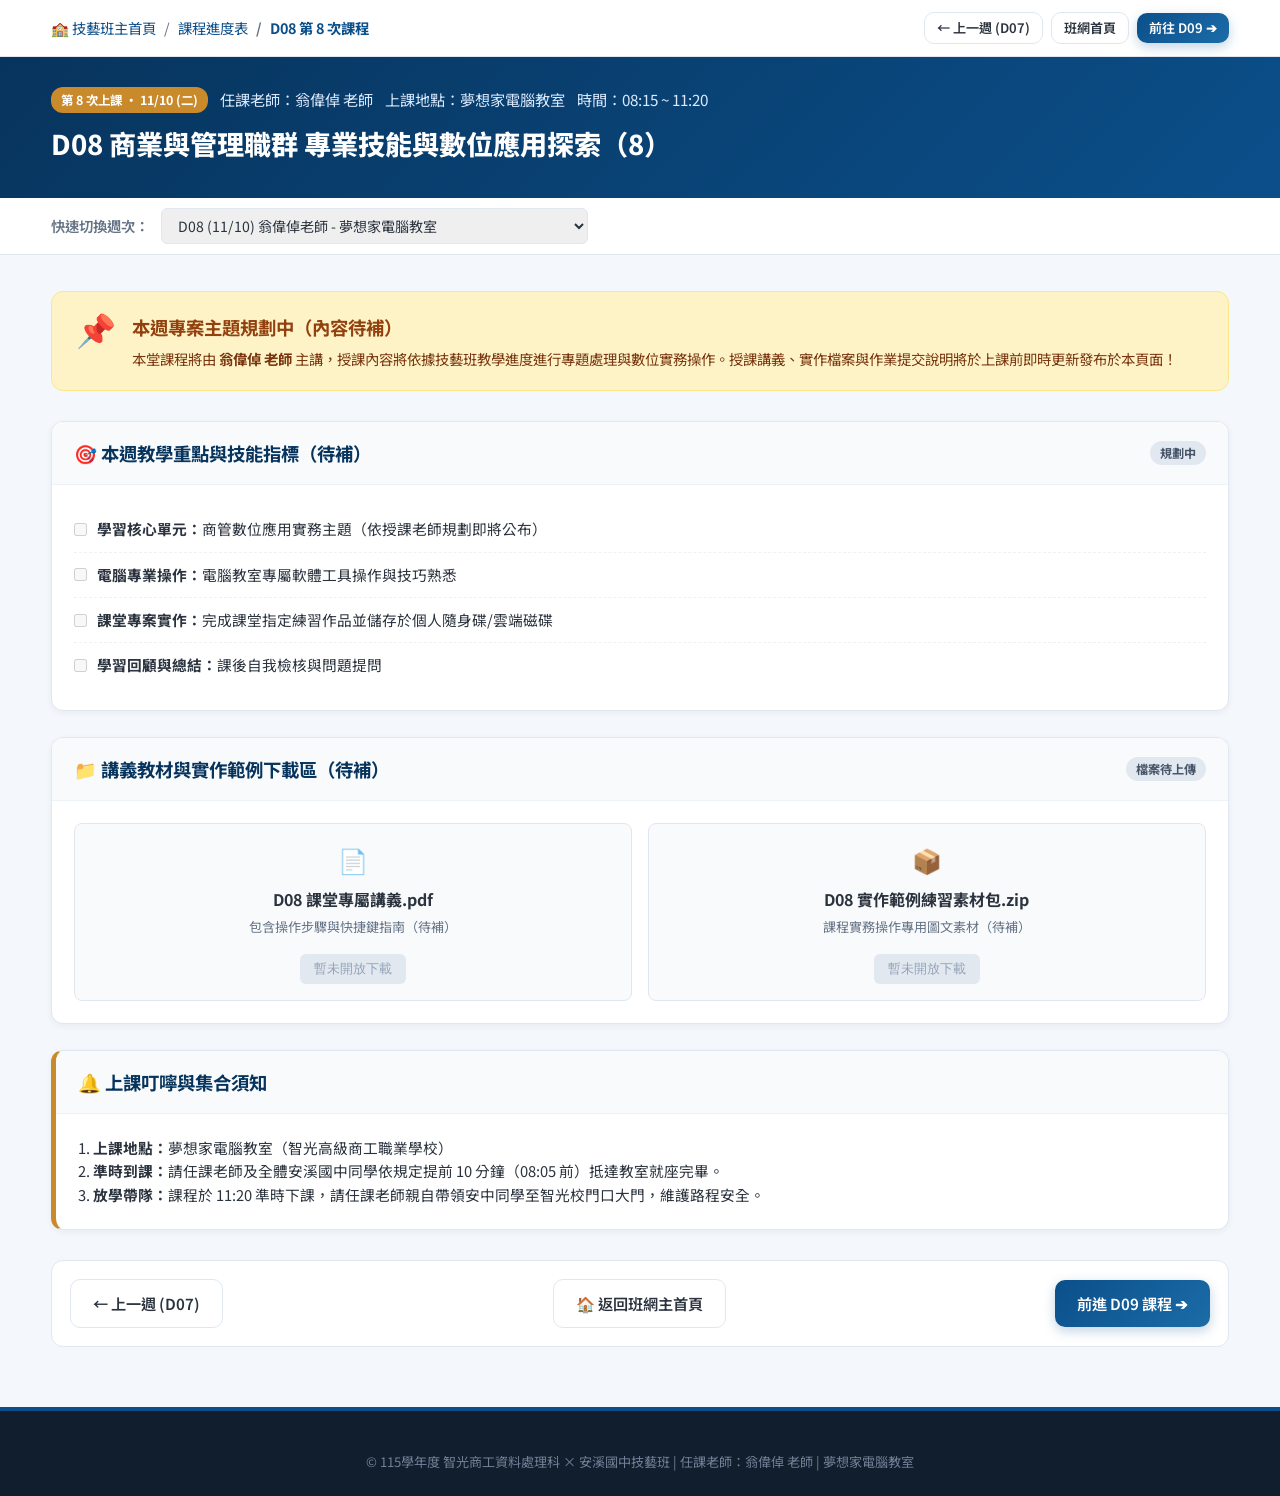
<file: D08/index.html>
﻿<!DOCTYPE html>
<html lang="zh-Hant-TW">
<head>
  <meta charset="UTF-8">
  <meta http-equiv="X-UA-Compatible" content="IE=edge">
  <meta name="viewport" content="width=device-width, initial-scale=1.0">
  <meta name="description" content="智光商工 x 安溪國中 115學年度合作技藝班 D08 第 8 次課程專區。授課教師：翁偉倬 老師，地點：夢想家電腦教室。">
  <title>D08 第 8 次課程：商管專業應用 | 智光商工 × 安溪國中</title>
  <link rel="preconnect" href="https://fonts.googleapis.com">
  <link rel="preconnect" href="https://fonts.gstatic.com" crossorigin>
  <link href="https://fonts.googleapis.com/css2?family=Noto+Sans+TC:wght@400;500;600;700;800&display=swap" rel="stylesheet">
  <link rel="stylesheet" href="../css/style.css">
  <link rel="stylesheet" href="css/style.css">
</head>
<body>

  <!-- 頂端快速導航 -->
  <div class="lesson-nav">
    <div class="container lesson-nav-inner">
      <ul class="breadcrumb-list">
        <li><a href="../index.html">🏫 技藝班主首頁</a></li>
        <li><a href="../index.html#schedule-section">課程進度表</a></li>
        <li style="font-weight:700; color:var(--primary-color);">D08 第 8 次課程</li>
      </ul>
      <div style="display:flex; gap:8px; align-items:center;">
        <a href="../D07/index.html" class="btn-secondary" style="padding:4px 12px; font-size:0.82rem;">← 上一週 (D07)</a>
        <a href="../index.html" class="btn-secondary" style="padding:4px 12px; font-size:0.82rem;">班網首頁</a>
        <a href='../D09/index.html' class='btn-primary' style='padding:4px 12px; font-size:0.82rem;'>前往 D09 ➔</a>
      </div>
    </div>
  </div>

  <!-- 課程主題橫幅 -->
  <header class="lesson-header-banner">
    <div class="container lesson-title-area">
      <div class="lesson-subtitle">
        <span class="lesson-badge">第 8 次上課 • 11/10 (二)</span>
        <span>任課老師：翁偉倬 老師</span>
        <span>上課地點：夢想家電腦教室</span>
        <span>時間：08:15 ~ 11:20</span>
        
      </div>
      <h1>D08 商業與管理職群 專業技能與數位應用探索（8）</h1>
    </div>
  </header>

  <!-- 快速跳週選單列 -->
  <div class="week-switcher-bar">
    <div class="container week-switcher-inner">
      <span style="font-weight:600; font-size:0.9rem; color:var(--text-muted);">快速切換週次：</span>
      <select id="weekSelect" class="week-select-dropdown" onchange="if(this.value) location.href=this.value;">
        <option value="../D01/index.html">D01 (9/15) 翁偉倬老師 - 商管宣導/資處特色/指法/Antigravity</option>
        <option value="../D02/index.html">D02 (9/22) 翁偉倬老師 - 夢想家電腦教室</option>
        <option value="../D03/index.html">D03 (9/29) 翁偉倬老師 - 夢想家電腦教室</option>
        <option value="../D04/index.html">D04 (10/6) 翁偉倬老師 - 夢想家電腦教室</option>
        <option value="../D05/index.html">D05 (10/20) 周櫻老師 - 夢想家電腦教室</option>
        <option value="../D06/index.html">D06 (10/27) 周櫻老師 - 4樓419教室 (新生戰鬥營)</option>
        <option value="../D07/index.html">D07 (11/3) 翁偉倬老師 - 夢想家電腦教室</option>
        <option value="../D08/index.html">D08 (11/10) 翁偉倬老師 - 夢想家電腦教室</option>
        <option value="../D09/index.html">D09 (11/17) 翁偉倬老師 - 夢想家電腦教室</option>
        <option value="../D10/index.html">D10 (11/24) 翁偉倬老師 - 夢想家電腦教室</option>
        <option value="../D11/index.html">D11 (12/8) 翁偉倬老師 - 夢想家電腦教室</option>
        <option value="../D12/index.html">D12 (12/15) 翁偉倬老師 - 夢想家電腦教室 (三年級畢旅)</option>
        <option value="../D13/index.html">D13 (12/22) 翁偉倬老師 - 夢想家電腦教室</option>
        <option value="../D14/index.html">D14 (12/29) 翁偉倬老師 - 夢想家電腦教室</option>
        <option value="../D15/index.html">D15 (1/5) 周櫻老師 - 4樓419教室</option>
        <option value="../D16/index.html">D16 (1/12) 翁偉倬老師 - 夢想家電腦教室 (期末成果發表)</option>
      </select>
    </div>
  </div>

  <!-- 內容區 -->
  <main class="container page-content-container">

    <!-- 待補與規劃中提示模組 -->
    <div class="pending-notice-card">
      <div class="pending-icon">📌</div>
      <div>
        <h3 style="margin-bottom:6px; color:#92400e; font-size:1.15rem;">本週專案主題規劃中（內容待補）</h3>
        <p style="margin:0; font-size:0.9rem; color:#78350f; line-height:1.5;">
          本堂課程將由 <strong>翁偉倬 老師</strong> 主講，授課內容將依據技藝班教學進度進行專題處理與數位實務操作。授課講義、實作檔案與作業提交說明將於上課前即時更新發布於本頁面！
        </p>
      </div>
    </div>

    <!-- 預留結構：本週學習目標綱要 -->
    <section class="content-card">
      <div class="card-title-bar">
        <h2>🎯 本週教學重點與技能指標（待補）</h2>
        <span class="status-pill">規劃中</span>
      </div>
      <div class="card-body-text">
        <ul class="task-todo-list" id="todoList">
          <li>
            <input type="checkbox" id="t1" disabled>
            <label for="t1"><strong>學習核心單元：</strong>商管數位應用實務主題（依授課老師規劃即將公布）</label>
          </li>
          <li>
            <input type="checkbox" id="t2" disabled>
            <label for="t2"><strong>電腦專業操作：</strong>電腦教室專屬軟體工具操作與技巧熟悉</label>
          </li>
          <li>
            <input type="checkbox" id="t3" disabled>
            <label for="t3"><strong>課堂專案實作：</strong>完成課堂指定練習作品並儲存於個人隨身碟/雲端磁碟</label>
          </li>
          <li>
            <input type="checkbox" id="t4" disabled>
            <label for="t4"><strong>學習回顧與總結：</strong>課後自我檢核與問題提問</label>
          </li>
        </ul>
      </div>
    </section>

    <!-- 預留結構：實作資源與教材下載 -->
    <section class="content-card">
      <div class="card-title-bar">
        <h2>📁 講義教材與實作範例下載區（待補）</h2>
        <span class="status-pill">檔案待上傳</span>
      </div>
      <div class="card-body-text" style="display:grid; grid-template-columns:repeat(auto-fit, minmax(260px, 1fr)); gap:16px;">
        <div class="resource-item-box">
          <div style="font-size:1.5rem; margin-bottom:6px;">📄</div>
          <strong>D08 課堂專屬講義.pdf</strong>
          <p style="font-size:0.82rem; color:var(--text-muted); margin:4px 0 8px;">包含操作步驟與快捷鍵指南（待補）</p>
          <button class="btn-disabled" disabled>暫未開放下載</button>
        </div>
        <div class="resource-item-box">
          <div style="font-size:1.5rem; margin-bottom:6px;">📦</div>
          <strong>D08 實作範例練習素材包.zip</strong>
          <p style="font-size:0.82rem; color:var(--text-muted); margin:4px 0 8px;">課程實務操作專用圖文素材（待補）</p>
          <button class="btn-disabled" disabled>暫未開放下載</button>
        </div>
      </div>
    </section>

    <!-- 教室規範與老師叮嚀 -->
    <section class="content-card" style="border-left: 5px solid var(--secondary-color);">
      <div class="card-title-bar">
        <h2>🔔 上課叮嚀與集合須知</h2>
      </div>
      <div class="card-body-text" style="line-height:1.6; font-size:0.92rem; color:var(--text-main);">
        <p>1. <strong>上課地點：</strong>夢想家電腦教室（智光高級商工職業學校）</p>
        <p>2. <strong>準時到課：</strong>請任課老師及全體安溪國中同學依規定提前 10 分鐘（08:05 前）抵達教室就座完畢。</p>
        <p>3. <strong>放學帶隊：</strong>課程於 11:20 準時下課，請任課老師親自帶領安中同學至智光校門口大門，維護路程安全。</p>
        
      </div>
    </section>

    <!-- 底部切換列 -->
    <div style="display:flex; justify-content:space-between; align-items:center; margin-top:30px; padding:18px; background:white; border-radius:12px; border:1px solid var(--border-color);">
      <a href="../D07/index.html" class="btn-secondary">
        <span>← 上一週 (D07)</span>
      </a>
      <a href="../index.html" class="btn-secondary">
        <span>🏠 返回班網主首頁</span>
      </a>
      <a href='../D09/index.html' class='btn-primary'><span>前進 D09 課程 ➔</span></a>
    </div>

  </main>

  <!-- 頁尾 -->
  <footer class="main-footer">
    <div class="container footer-bottom" style="border:none; padding-top:0;">
      <p>© 115學年度 智光商工資料處理科 × 安溪國中技藝班 | 任課老師：翁偉倬 老師 | 夢想家電腦教室</p>
    </div>
  </footer>

  <script src="../js/main.js"></script>
  <script src="js/script.js"></script>
</body>
</html>
</file>
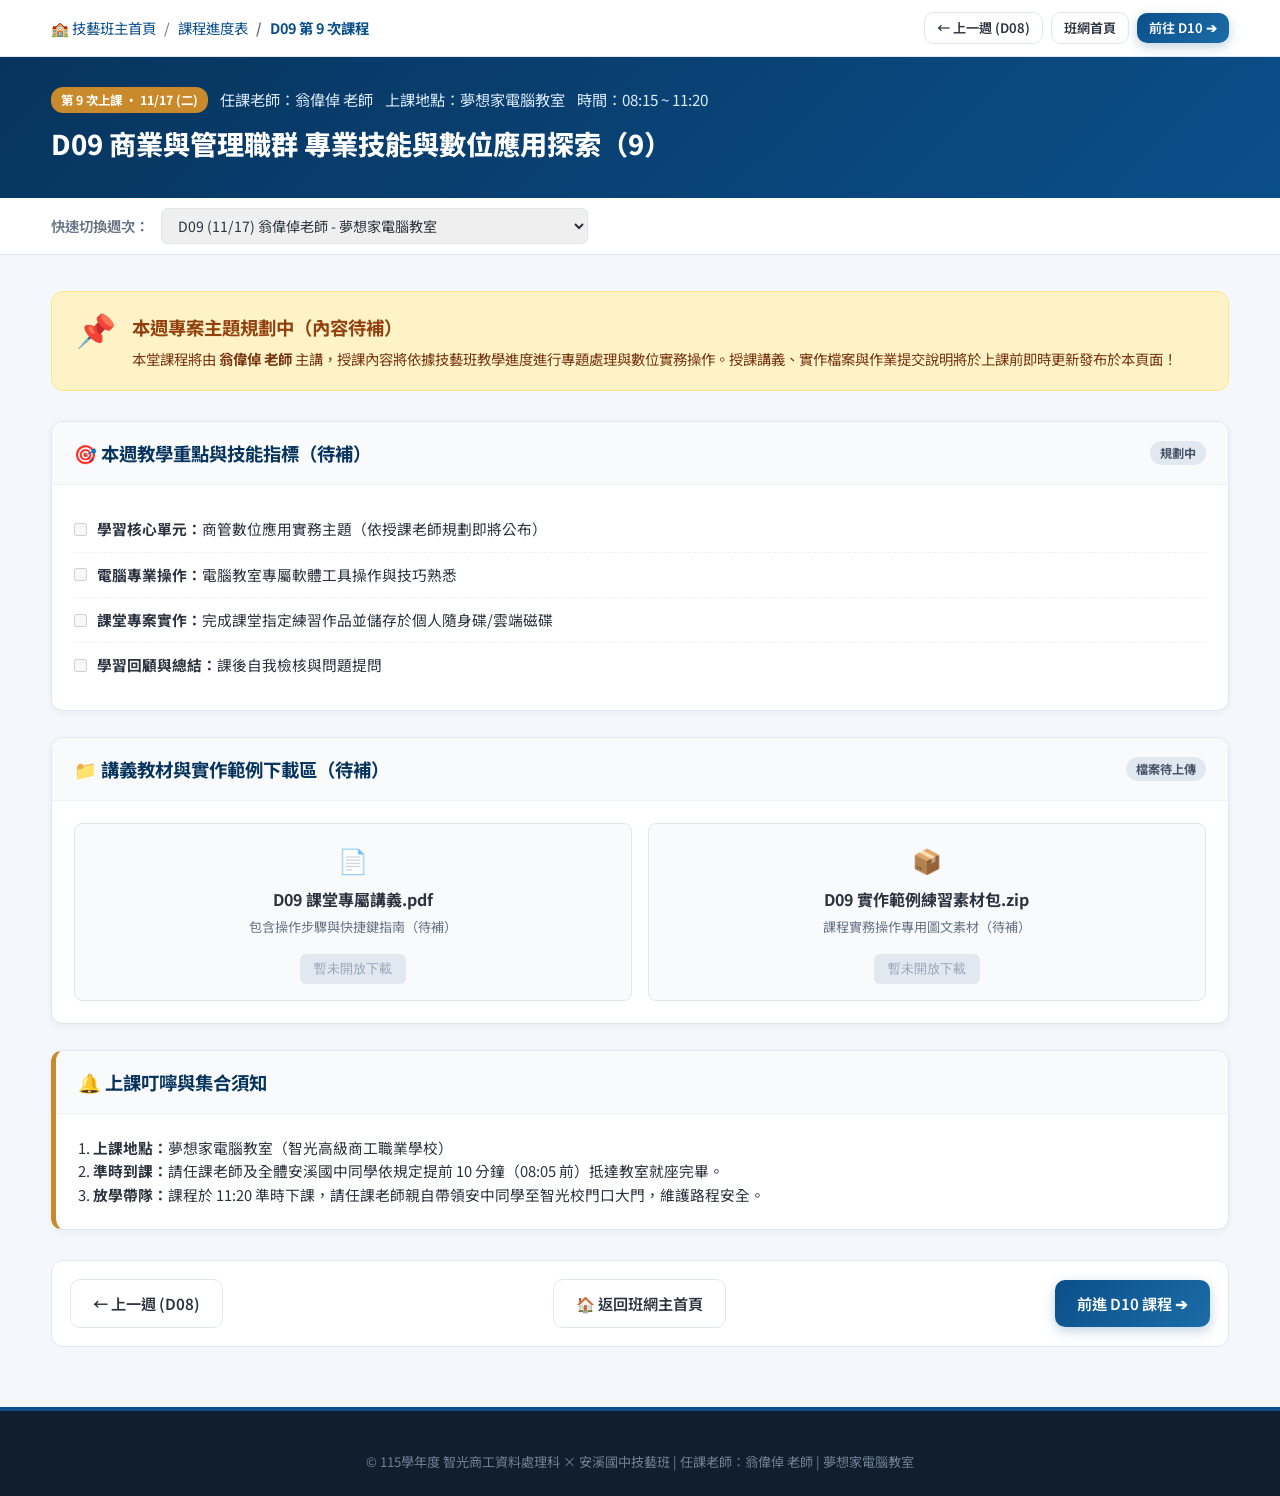
<file: D09/index.html>
﻿<!DOCTYPE html>
<html lang="zh-Hant-TW">
<head>
  <meta charset="UTF-8">
  <meta http-equiv="X-UA-Compatible" content="IE=edge">
  <meta name="viewport" content="width=device-width, initial-scale=1.0">
  <meta name="description" content="智光商工 x 安溪國中 115學年度合作技藝班 D09 第 9 次課程專區。授課教師：翁偉倬 老師，地點：夢想家電腦教室。">
  <title>D09 第 9 次課程：商管專業應用 | 智光商工 × 安溪國中</title>
  <link rel="preconnect" href="https://fonts.googleapis.com">
  <link rel="preconnect" href="https://fonts.gstatic.com" crossorigin>
  <link href="https://fonts.googleapis.com/css2?family=Noto+Sans+TC:wght@400;500;600;700;800&display=swap" rel="stylesheet">
  <link rel="stylesheet" href="../css/style.css">
  <link rel="stylesheet" href="css/style.css">
</head>
<body>

  <!-- 頂端快速導航 -->
  <div class="lesson-nav">
    <div class="container lesson-nav-inner">
      <ul class="breadcrumb-list">
        <li><a href="../index.html">🏫 技藝班主首頁</a></li>
        <li><a href="../index.html#schedule-section">課程進度表</a></li>
        <li style="font-weight:700; color:var(--primary-color);">D09 第 9 次課程</li>
      </ul>
      <div style="display:flex; gap:8px; align-items:center;">
        <a href="../D08/index.html" class="btn-secondary" style="padding:4px 12px; font-size:0.82rem;">← 上一週 (D08)</a>
        <a href="../index.html" class="btn-secondary" style="padding:4px 12px; font-size:0.82rem;">班網首頁</a>
        <a href='../D10/index.html' class='btn-primary' style='padding:4px 12px; font-size:0.82rem;'>前往 D10 ➔</a>
      </div>
    </div>
  </div>

  <!-- 課程主題橫幅 -->
  <header class="lesson-header-banner">
    <div class="container lesson-title-area">
      <div class="lesson-subtitle">
        <span class="lesson-badge">第 9 次上課 • 11/17 (二)</span>
        <span>任課老師：翁偉倬 老師</span>
        <span>上課地點：夢想家電腦教室</span>
        <span>時間：08:15 ~ 11:20</span>
        
      </div>
      <h1>D09 商業與管理職群 專業技能與數位應用探索（9）</h1>
    </div>
  </header>

  <!-- 快速跳週選單列 -->
  <div class="week-switcher-bar">
    <div class="container week-switcher-inner">
      <span style="font-weight:600; font-size:0.9rem; color:var(--text-muted);">快速切換週次：</span>
      <select id="weekSelect" class="week-select-dropdown" onchange="if(this.value) location.href=this.value;">
        <option value="../D01/index.html">D01 (9/15) 翁偉倬老師 - 商管宣導/資處特色/指法/Antigravity</option>
        <option value="../D02/index.html">D02 (9/22) 翁偉倬老師 - 夢想家電腦教室</option>
        <option value="../D03/index.html">D03 (9/29) 翁偉倬老師 - 夢想家電腦教室</option>
        <option value="../D04/index.html">D04 (10/6) 翁偉倬老師 - 夢想家電腦教室</option>
        <option value="../D05/index.html">D05 (10/20) 周櫻老師 - 夢想家電腦教室</option>
        <option value="../D06/index.html">D06 (10/27) 周櫻老師 - 4樓419教室 (新生戰鬥營)</option>
        <option value="../D07/index.html">D07 (11/3) 翁偉倬老師 - 夢想家電腦教室</option>
        <option value="../D08/index.html">D08 (11/10) 翁偉倬老師 - 夢想家電腦教室</option>
        <option value="../D09/index.html">D09 (11/17) 翁偉倬老師 - 夢想家電腦教室</option>
        <option value="../D10/index.html">D10 (11/24) 翁偉倬老師 - 夢想家電腦教室</option>
        <option value="../D11/index.html">D11 (12/8) 翁偉倬老師 - 夢想家電腦教室</option>
        <option value="../D12/index.html">D12 (12/15) 翁偉倬老師 - 夢想家電腦教室 (三年級畢旅)</option>
        <option value="../D13/index.html">D13 (12/22) 翁偉倬老師 - 夢想家電腦教室</option>
        <option value="../D14/index.html">D14 (12/29) 翁偉倬老師 - 夢想家電腦教室</option>
        <option value="../D15/index.html">D15 (1/5) 周櫻老師 - 4樓419教室</option>
        <option value="../D16/index.html">D16 (1/12) 翁偉倬老師 - 夢想家電腦教室 (期末成果發表)</option>
      </select>
    </div>
  </div>

  <!-- 內容區 -->
  <main class="container page-content-container">

    <!-- 待補與規劃中提示模組 -->
    <div class="pending-notice-card">
      <div class="pending-icon">📌</div>
      <div>
        <h3 style="margin-bottom:6px; color:#92400e; font-size:1.15rem;">本週專案主題規劃中（內容待補）</h3>
        <p style="margin:0; font-size:0.9rem; color:#78350f; line-height:1.5;">
          本堂課程將由 <strong>翁偉倬 老師</strong> 主講，授課內容將依據技藝班教學進度進行專題處理與數位實務操作。授課講義、實作檔案與作業提交說明將於上課前即時更新發布於本頁面！
        </p>
      </div>
    </div>

    <!-- 預留結構：本週學習目標綱要 -->
    <section class="content-card">
      <div class="card-title-bar">
        <h2>🎯 本週教學重點與技能指標（待補）</h2>
        <span class="status-pill">規劃中</span>
      </div>
      <div class="card-body-text">
        <ul class="task-todo-list" id="todoList">
          <li>
            <input type="checkbox" id="t1" disabled>
            <label for="t1"><strong>學習核心單元：</strong>商管數位應用實務主題（依授課老師規劃即將公布）</label>
          </li>
          <li>
            <input type="checkbox" id="t2" disabled>
            <label for="t2"><strong>電腦專業操作：</strong>電腦教室專屬軟體工具操作與技巧熟悉</label>
          </li>
          <li>
            <input type="checkbox" id="t3" disabled>
            <label for="t3"><strong>課堂專案實作：</strong>完成課堂指定練習作品並儲存於個人隨身碟/雲端磁碟</label>
          </li>
          <li>
            <input type="checkbox" id="t4" disabled>
            <label for="t4"><strong>學習回顧與總結：</strong>課後自我檢核與問題提問</label>
          </li>
        </ul>
      </div>
    </section>

    <!-- 預留結構：實作資源與教材下載 -->
    <section class="content-card">
      <div class="card-title-bar">
        <h2>📁 講義教材與實作範例下載區（待補）</h2>
        <span class="status-pill">檔案待上傳</span>
      </div>
      <div class="card-body-text" style="display:grid; grid-template-columns:repeat(auto-fit, minmax(260px, 1fr)); gap:16px;">
        <div class="resource-item-box">
          <div style="font-size:1.5rem; margin-bottom:6px;">📄</div>
          <strong>D09 課堂專屬講義.pdf</strong>
          <p style="font-size:0.82rem; color:var(--text-muted); margin:4px 0 8px;">包含操作步驟與快捷鍵指南（待補）</p>
          <button class="btn-disabled" disabled>暫未開放下載</button>
        </div>
        <div class="resource-item-box">
          <div style="font-size:1.5rem; margin-bottom:6px;">📦</div>
          <strong>D09 實作範例練習素材包.zip</strong>
          <p style="font-size:0.82rem; color:var(--text-muted); margin:4px 0 8px;">課程實務操作專用圖文素材（待補）</p>
          <button class="btn-disabled" disabled>暫未開放下載</button>
        </div>
      </div>
    </section>

    <!-- 教室規範與老師叮嚀 -->
    <section class="content-card" style="border-left: 5px solid var(--secondary-color);">
      <div class="card-title-bar">
        <h2>🔔 上課叮嚀與集合須知</h2>
      </div>
      <div class="card-body-text" style="line-height:1.6; font-size:0.92rem; color:var(--text-main);">
        <p>1. <strong>上課地點：</strong>夢想家電腦教室（智光高級商工職業學校）</p>
        <p>2. <strong>準時到課：</strong>請任課老師及全體安溪國中同學依規定提前 10 分鐘（08:05 前）抵達教室就座完畢。</p>
        <p>3. <strong>放學帶隊：</strong>課程於 11:20 準時下課，請任課老師親自帶領安中同學至智光校門口大門，維護路程安全。</p>
        
      </div>
    </section>

    <!-- 底部切換列 -->
    <div style="display:flex; justify-content:space-between; align-items:center; margin-top:30px; padding:18px; background:white; border-radius:12px; border:1px solid var(--border-color);">
      <a href="../D08/index.html" class="btn-secondary">
        <span>← 上一週 (D08)</span>
      </a>
      <a href="../index.html" class="btn-secondary">
        <span>🏠 返回班網主首頁</span>
      </a>
      <a href='../D10/index.html' class='btn-primary'><span>前進 D10 課程 ➔</span></a>
    </div>

  </main>

  <!-- 頁尾 -->
  <footer class="main-footer">
    <div class="container footer-bottom" style="border:none; padding-top:0;">
      <p>© 115學年度 智光商工資料處理科 × 安溪國中技藝班 | 任課老師：翁偉倬 老師 | 夢想家電腦教室</p>
    </div>
  </footer>

  <script src="../js/main.js"></script>
  <script src="js/script.js"></script>
</body>
</html>
</file>
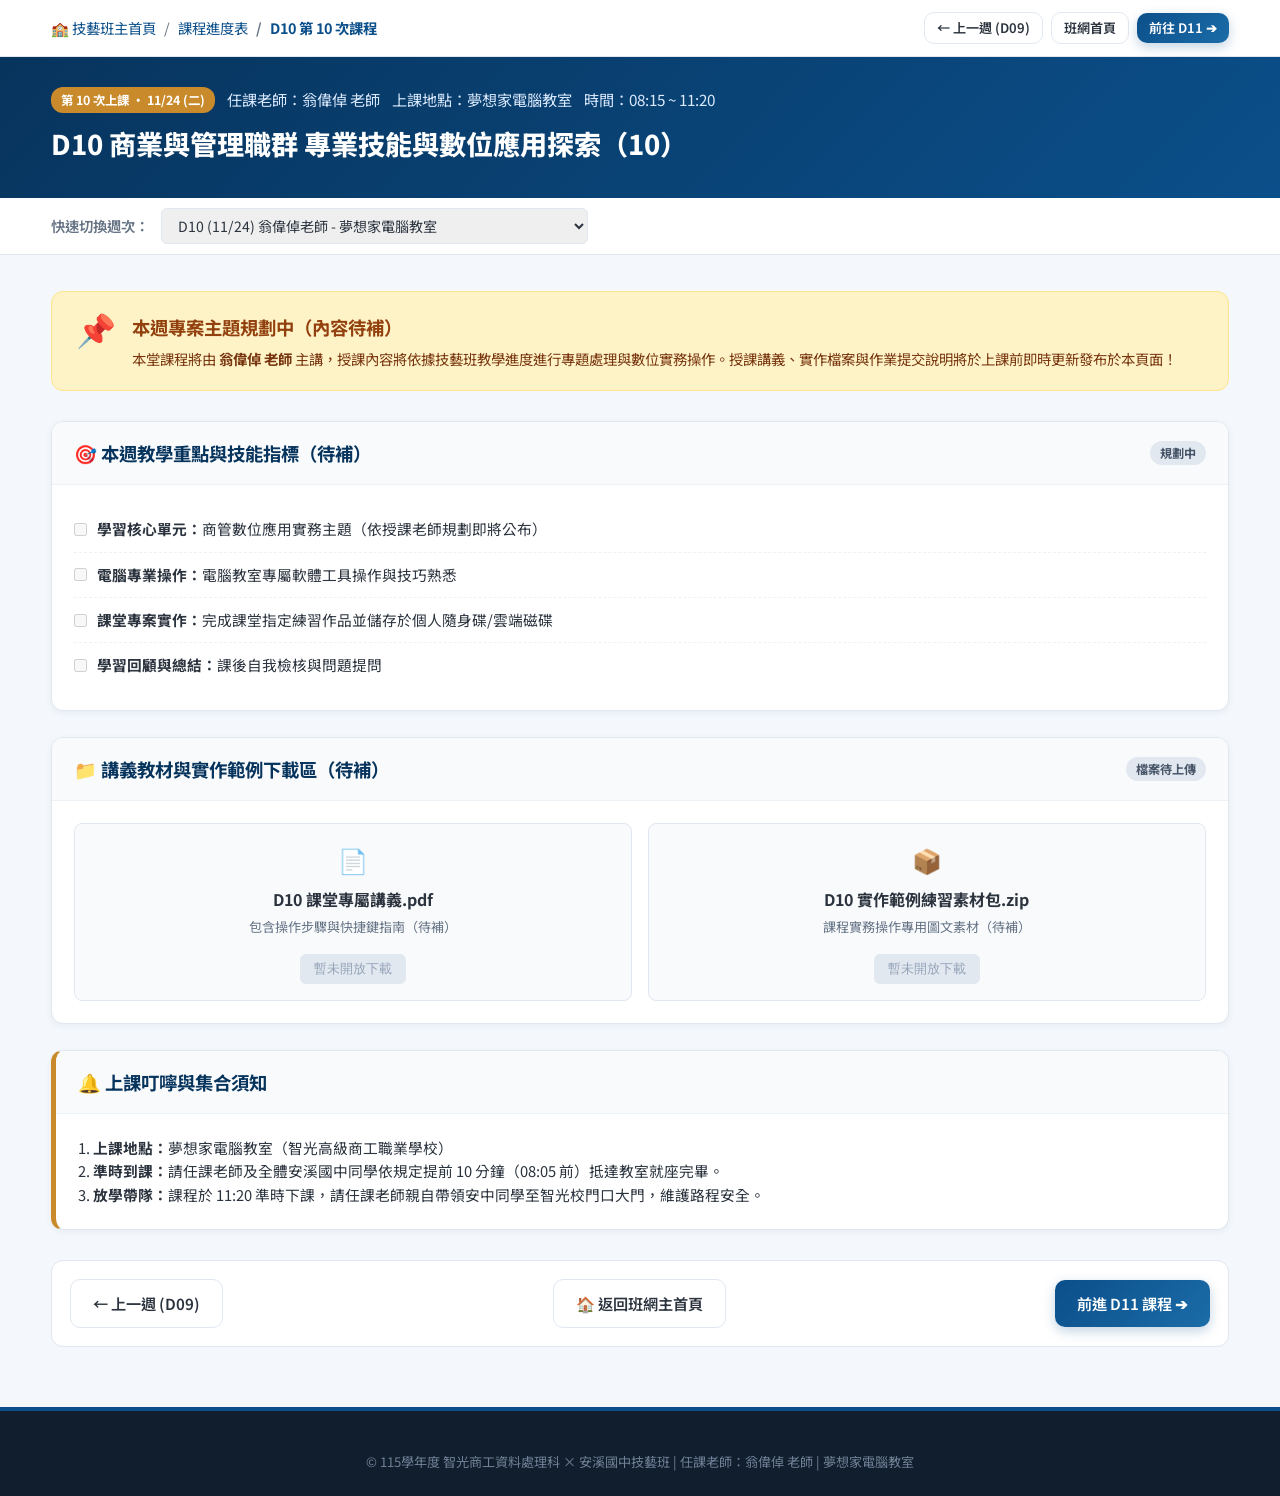
<file: D10/index.html>
﻿<!DOCTYPE html>
<html lang="zh-Hant-TW">
<head>
  <meta charset="UTF-8">
  <meta http-equiv="X-UA-Compatible" content="IE=edge">
  <meta name="viewport" content="width=device-width, initial-scale=1.0">
  <meta name="description" content="智光商工 x 安溪國中 115學年度合作技藝班 D10 第 10 次課程專區。授課教師：翁偉倬 老師，地點：夢想家電腦教室。">
  <title>D10 第 10 次課程：商管專業應用 | 智光商工 × 安溪國中</title>
  <link rel="preconnect" href="https://fonts.googleapis.com">
  <link rel="preconnect" href="https://fonts.gstatic.com" crossorigin>
  <link href="https://fonts.googleapis.com/css2?family=Noto+Sans+TC:wght@400;500;600;700;800&display=swap" rel="stylesheet">
  <link rel="stylesheet" href="../css/style.css">
  <link rel="stylesheet" href="css/style.css">
</head>
<body>

  <!-- 頂端快速導航 -->
  <div class="lesson-nav">
    <div class="container lesson-nav-inner">
      <ul class="breadcrumb-list">
        <li><a href="../index.html">🏫 技藝班主首頁</a></li>
        <li><a href="../index.html#schedule-section">課程進度表</a></li>
        <li style="font-weight:700; color:var(--primary-color);">D10 第 10 次課程</li>
      </ul>
      <div style="display:flex; gap:8px; align-items:center;">
        <a href="../D09/index.html" class="btn-secondary" style="padding:4px 12px; font-size:0.82rem;">← 上一週 (D09)</a>
        <a href="../index.html" class="btn-secondary" style="padding:4px 12px; font-size:0.82rem;">班網首頁</a>
        <a href='../D11/index.html' class='btn-primary' style='padding:4px 12px; font-size:0.82rem;'>前往 D11 ➔</a>
      </div>
    </div>
  </div>

  <!-- 課程主題橫幅 -->
  <header class="lesson-header-banner">
    <div class="container lesson-title-area">
      <div class="lesson-subtitle">
        <span class="lesson-badge">第 10 次上課 • 11/24 (二)</span>
        <span>任課老師：翁偉倬 老師</span>
        <span>上課地點：夢想家電腦教室</span>
        <span>時間：08:15 ~ 11:20</span>
        
      </div>
      <h1>D10 商業與管理職群 專業技能與數位應用探索（10）</h1>
    </div>
  </header>

  <!-- 快速跳週選單列 -->
  <div class="week-switcher-bar">
    <div class="container week-switcher-inner">
      <span style="font-weight:600; font-size:0.9rem; color:var(--text-muted);">快速切換週次：</span>
      <select id="weekSelect" class="week-select-dropdown" onchange="if(this.value) location.href=this.value;">
        <option value="../D01/index.html">D01 (9/15) 翁偉倬老師 - 商管宣導/資處特色/指法/Antigravity</option>
        <option value="../D02/index.html">D02 (9/22) 翁偉倬老師 - 夢想家電腦教室</option>
        <option value="../D03/index.html">D03 (9/29) 翁偉倬老師 - 夢想家電腦教室</option>
        <option value="../D04/index.html">D04 (10/6) 翁偉倬老師 - 夢想家電腦教室</option>
        <option value="../D05/index.html">D05 (10/20) 周櫻老師 - 夢想家電腦教室</option>
        <option value="../D06/index.html">D06 (10/27) 周櫻老師 - 4樓419教室 (新生戰鬥營)</option>
        <option value="../D07/index.html">D07 (11/3) 翁偉倬老師 - 夢想家電腦教室</option>
        <option value="../D08/index.html">D08 (11/10) 翁偉倬老師 - 夢想家電腦教室</option>
        <option value="../D09/index.html">D09 (11/17) 翁偉倬老師 - 夢想家電腦教室</option>
        <option value="../D10/index.html">D10 (11/24) 翁偉倬老師 - 夢想家電腦教室</option>
        <option value="../D11/index.html">D11 (12/8) 翁偉倬老師 - 夢想家電腦教室</option>
        <option value="../D12/index.html">D12 (12/15) 翁偉倬老師 - 夢想家電腦教室 (三年級畢旅)</option>
        <option value="../D13/index.html">D13 (12/22) 翁偉倬老師 - 夢想家電腦教室</option>
        <option value="../D14/index.html">D14 (12/29) 翁偉倬老師 - 夢想家電腦教室</option>
        <option value="../D15/index.html">D15 (1/5) 周櫻老師 - 4樓419教室</option>
        <option value="../D16/index.html">D16 (1/12) 翁偉倬老師 - 夢想家電腦教室 (期末成果發表)</option>
      </select>
    </div>
  </div>

  <!-- 內容區 -->
  <main class="container page-content-container">

    <!-- 待補與規劃中提示模組 -->
    <div class="pending-notice-card">
      <div class="pending-icon">📌</div>
      <div>
        <h3 style="margin-bottom:6px; color:#92400e; font-size:1.15rem;">本週專案主題規劃中（內容待補）</h3>
        <p style="margin:0; font-size:0.9rem; color:#78350f; line-height:1.5;">
          本堂課程將由 <strong>翁偉倬 老師</strong> 主講，授課內容將依據技藝班教學進度進行專題處理與數位實務操作。授課講義、實作檔案與作業提交說明將於上課前即時更新發布於本頁面！
        </p>
      </div>
    </div>

    <!-- 預留結構：本週學習目標綱要 -->
    <section class="content-card">
      <div class="card-title-bar">
        <h2>🎯 本週教學重點與技能指標（待補）</h2>
        <span class="status-pill">規劃中</span>
      </div>
      <div class="card-body-text">
        <ul class="task-todo-list" id="todoList">
          <li>
            <input type="checkbox" id="t1" disabled>
            <label for="t1"><strong>學習核心單元：</strong>商管數位應用實務主題（依授課老師規劃即將公布）</label>
          </li>
          <li>
            <input type="checkbox" id="t2" disabled>
            <label for="t2"><strong>電腦專業操作：</strong>電腦教室專屬軟體工具操作與技巧熟悉</label>
          </li>
          <li>
            <input type="checkbox" id="t3" disabled>
            <label for="t3"><strong>課堂專案實作：</strong>完成課堂指定練習作品並儲存於個人隨身碟/雲端磁碟</label>
          </li>
          <li>
            <input type="checkbox" id="t4" disabled>
            <label for="t4"><strong>學習回顧與總結：</strong>課後自我檢核與問題提問</label>
          </li>
        </ul>
      </div>
    </section>

    <!-- 預留結構：實作資源與教材下載 -->
    <section class="content-card">
      <div class="card-title-bar">
        <h2>📁 講義教材與實作範例下載區（待補）</h2>
        <span class="status-pill">檔案待上傳</span>
      </div>
      <div class="card-body-text" style="display:grid; grid-template-columns:repeat(auto-fit, minmax(260px, 1fr)); gap:16px;">
        <div class="resource-item-box">
          <div style="font-size:1.5rem; margin-bottom:6px;">📄</div>
          <strong>D10 課堂專屬講義.pdf</strong>
          <p style="font-size:0.82rem; color:var(--text-muted); margin:4px 0 8px;">包含操作步驟與快捷鍵指南（待補）</p>
          <button class="btn-disabled" disabled>暫未開放下載</button>
        </div>
        <div class="resource-item-box">
          <div style="font-size:1.5rem; margin-bottom:6px;">📦</div>
          <strong>D10 實作範例練習素材包.zip</strong>
          <p style="font-size:0.82rem; color:var(--text-muted); margin:4px 0 8px;">課程實務操作專用圖文素材（待補）</p>
          <button class="btn-disabled" disabled>暫未開放下載</button>
        </div>
      </div>
    </section>

    <!-- 教室規範與老師叮嚀 -->
    <section class="content-card" style="border-left: 5px solid var(--secondary-color);">
      <div class="card-title-bar">
        <h2>🔔 上課叮嚀與集合須知</h2>
      </div>
      <div class="card-body-text" style="line-height:1.6; font-size:0.92rem; color:var(--text-main);">
        <p>1. <strong>上課地點：</strong>夢想家電腦教室（智光高級商工職業學校）</p>
        <p>2. <strong>準時到課：</strong>請任課老師及全體安溪國中同學依規定提前 10 分鐘（08:05 前）抵達教室就座完畢。</p>
        <p>3. <strong>放學帶隊：</strong>課程於 11:20 準時下課，請任課老師親自帶領安中同學至智光校門口大門，維護路程安全。</p>
        
      </div>
    </section>

    <!-- 底部切換列 -->
    <div style="display:flex; justify-content:space-between; align-items:center; margin-top:30px; padding:18px; background:white; border-radius:12px; border:1px solid var(--border-color);">
      <a href="../D09/index.html" class="btn-secondary">
        <span>← 上一週 (D09)</span>
      </a>
      <a href="../index.html" class="btn-secondary">
        <span>🏠 返回班網主首頁</span>
      </a>
      <a href='../D11/index.html' class='btn-primary'><span>前進 D11 課程 ➔</span></a>
    </div>

  </main>

  <!-- 頁尾 -->
  <footer class="main-footer">
    <div class="container footer-bottom" style="border:none; padding-top:0;">
      <p>© 115學年度 智光商工資料處理科 × 安溪國中技藝班 | 任課老師：翁偉倬 老師 | 夢想家電腦教室</p>
    </div>
  </footer>

  <script src="../js/main.js"></script>
  <script src="js/script.js"></script>
</body>
</html>
</file>
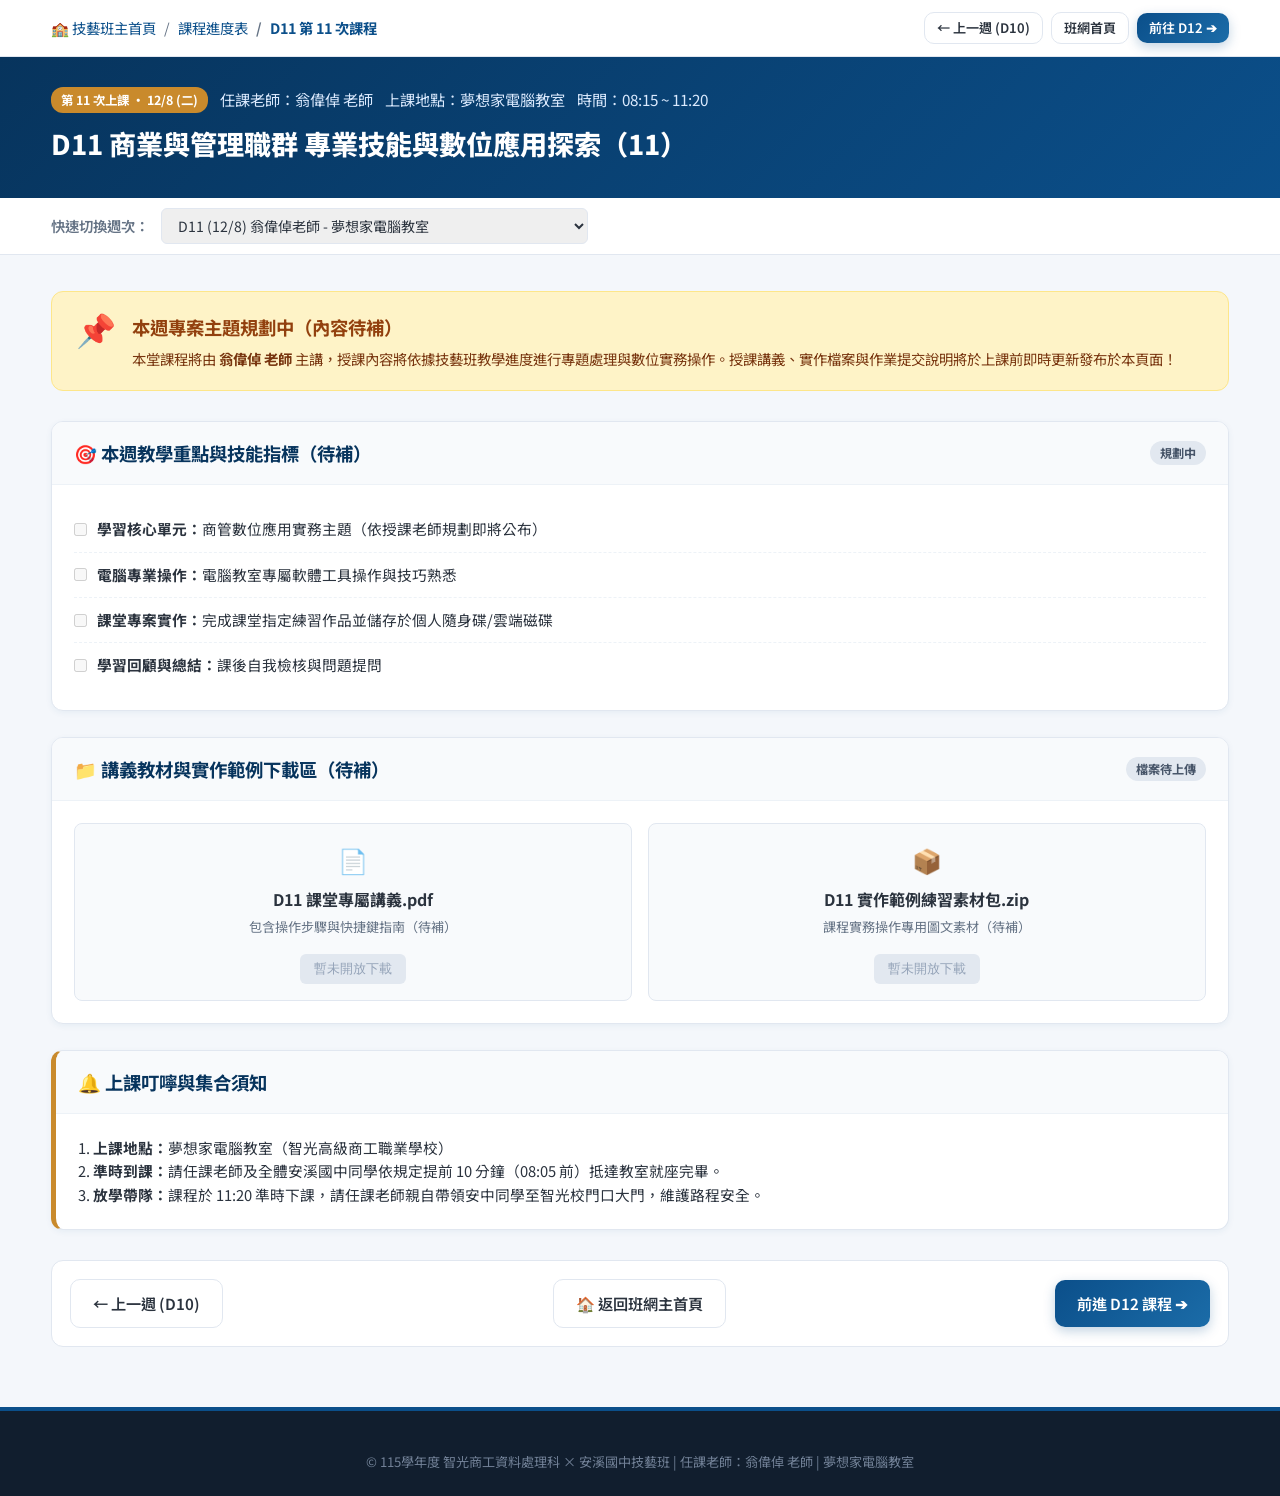
<file: D11/index.html>
﻿<!DOCTYPE html>
<html lang="zh-Hant-TW">
<head>
  <meta charset="UTF-8">
  <meta http-equiv="X-UA-Compatible" content="IE=edge">
  <meta name="viewport" content="width=device-width, initial-scale=1.0">
  <meta name="description" content="智光商工 x 安溪國中 115學年度合作技藝班 D11 第 11 次課程專區。授課教師：翁偉倬 老師，地點：夢想家電腦教室。">
  <title>D11 第 11 次課程：商管專業應用 | 智光商工 × 安溪國中</title>
  <link rel="preconnect" href="https://fonts.googleapis.com">
  <link rel="preconnect" href="https://fonts.gstatic.com" crossorigin>
  <link href="https://fonts.googleapis.com/css2?family=Noto+Sans+TC:wght@400;500;600;700;800&display=swap" rel="stylesheet">
  <link rel="stylesheet" href="../css/style.css">
  <link rel="stylesheet" href="css/style.css">
</head>
<body>

  <!-- 頂端快速導航 -->
  <div class="lesson-nav">
    <div class="container lesson-nav-inner">
      <ul class="breadcrumb-list">
        <li><a href="../index.html">🏫 技藝班主首頁</a></li>
        <li><a href="../index.html#schedule-section">課程進度表</a></li>
        <li style="font-weight:700; color:var(--primary-color);">D11 第 11 次課程</li>
      </ul>
      <div style="display:flex; gap:8px; align-items:center;">
        <a href="../D10/index.html" class="btn-secondary" style="padding:4px 12px; font-size:0.82rem;">← 上一週 (D10)</a>
        <a href="../index.html" class="btn-secondary" style="padding:4px 12px; font-size:0.82rem;">班網首頁</a>
        <a href='../D12/index.html' class='btn-primary' style='padding:4px 12px; font-size:0.82rem;'>前往 D12 ➔</a>
      </div>
    </div>
  </div>

  <!-- 課程主題橫幅 -->
  <header class="lesson-header-banner">
    <div class="container lesson-title-area">
      <div class="lesson-subtitle">
        <span class="lesson-badge">第 11 次上課 • 12/8 (二)</span>
        <span>任課老師：翁偉倬 老師</span>
        <span>上課地點：夢想家電腦教室</span>
        <span>時間：08:15 ~ 11:20</span>
        
      </div>
      <h1>D11 商業與管理職群 專業技能與數位應用探索（11）</h1>
    </div>
  </header>

  <!-- 快速跳週選單列 -->
  <div class="week-switcher-bar">
    <div class="container week-switcher-inner">
      <span style="font-weight:600; font-size:0.9rem; color:var(--text-muted);">快速切換週次：</span>
      <select id="weekSelect" class="week-select-dropdown" onchange="if(this.value) location.href=this.value;">
        <option value="../D01/index.html">D01 (9/15) 翁偉倬老師 - 商管宣導/資處特色/指法/Antigravity</option>
        <option value="../D02/index.html">D02 (9/22) 翁偉倬老師 - 夢想家電腦教室</option>
        <option value="../D03/index.html">D03 (9/29) 翁偉倬老師 - 夢想家電腦教室</option>
        <option value="../D04/index.html">D04 (10/6) 翁偉倬老師 - 夢想家電腦教室</option>
        <option value="../D05/index.html">D05 (10/20) 周櫻老師 - 夢想家電腦教室</option>
        <option value="../D06/index.html">D06 (10/27) 周櫻老師 - 4樓419教室 (新生戰鬥營)</option>
        <option value="../D07/index.html">D07 (11/3) 翁偉倬老師 - 夢想家電腦教室</option>
        <option value="../D08/index.html">D08 (11/10) 翁偉倬老師 - 夢想家電腦教室</option>
        <option value="../D09/index.html">D09 (11/17) 翁偉倬老師 - 夢想家電腦教室</option>
        <option value="../D10/index.html">D10 (11/24) 翁偉倬老師 - 夢想家電腦教室</option>
        <option value="../D11/index.html">D11 (12/8) 翁偉倬老師 - 夢想家電腦教室</option>
        <option value="../D12/index.html">D12 (12/15) 翁偉倬老師 - 夢想家電腦教室 (三年級畢旅)</option>
        <option value="../D13/index.html">D13 (12/22) 翁偉倬老師 - 夢想家電腦教室</option>
        <option value="../D14/index.html">D14 (12/29) 翁偉倬老師 - 夢想家電腦教室</option>
        <option value="../D15/index.html">D15 (1/5) 周櫻老師 - 4樓419教室</option>
        <option value="../D16/index.html">D16 (1/12) 翁偉倬老師 - 夢想家電腦教室 (期末成果發表)</option>
      </select>
    </div>
  </div>

  <!-- 內容區 -->
  <main class="container page-content-container">

    <!-- 待補與規劃中提示模組 -->
    <div class="pending-notice-card">
      <div class="pending-icon">📌</div>
      <div>
        <h3 style="margin-bottom:6px; color:#92400e; font-size:1.15rem;">本週專案主題規劃中（內容待補）</h3>
        <p style="margin:0; font-size:0.9rem; color:#78350f; line-height:1.5;">
          本堂課程將由 <strong>翁偉倬 老師</strong> 主講，授課內容將依據技藝班教學進度進行專題處理與數位實務操作。授課講義、實作檔案與作業提交說明將於上課前即時更新發布於本頁面！
        </p>
      </div>
    </div>

    <!-- 預留結構：本週學習目標綱要 -->
    <section class="content-card">
      <div class="card-title-bar">
        <h2>🎯 本週教學重點與技能指標（待補）</h2>
        <span class="status-pill">規劃中</span>
      </div>
      <div class="card-body-text">
        <ul class="task-todo-list" id="todoList">
          <li>
            <input type="checkbox" id="t1" disabled>
            <label for="t1"><strong>學習核心單元：</strong>商管數位應用實務主題（依授課老師規劃即將公布）</label>
          </li>
          <li>
            <input type="checkbox" id="t2" disabled>
            <label for="t2"><strong>電腦專業操作：</strong>電腦教室專屬軟體工具操作與技巧熟悉</label>
          </li>
          <li>
            <input type="checkbox" id="t3" disabled>
            <label for="t3"><strong>課堂專案實作：</strong>完成課堂指定練習作品並儲存於個人隨身碟/雲端磁碟</label>
          </li>
          <li>
            <input type="checkbox" id="t4" disabled>
            <label for="t4"><strong>學習回顧與總結：</strong>課後自我檢核與問題提問</label>
          </li>
        </ul>
      </div>
    </section>

    <!-- 預留結構：實作資源與教材下載 -->
    <section class="content-card">
      <div class="card-title-bar">
        <h2>📁 講義教材與實作範例下載區（待補）</h2>
        <span class="status-pill">檔案待上傳</span>
      </div>
      <div class="card-body-text" style="display:grid; grid-template-columns:repeat(auto-fit, minmax(260px, 1fr)); gap:16px;">
        <div class="resource-item-box">
          <div style="font-size:1.5rem; margin-bottom:6px;">📄</div>
          <strong>D11 課堂專屬講義.pdf</strong>
          <p style="font-size:0.82rem; color:var(--text-muted); margin:4px 0 8px;">包含操作步驟與快捷鍵指南（待補）</p>
          <button class="btn-disabled" disabled>暫未開放下載</button>
        </div>
        <div class="resource-item-box">
          <div style="font-size:1.5rem; margin-bottom:6px;">📦</div>
          <strong>D11 實作範例練習素材包.zip</strong>
          <p style="font-size:0.82rem; color:var(--text-muted); margin:4px 0 8px;">課程實務操作專用圖文素材（待補）</p>
          <button class="btn-disabled" disabled>暫未開放下載</button>
        </div>
      </div>
    </section>

    <!-- 教室規範與老師叮嚀 -->
    <section class="content-card" style="border-left: 5px solid var(--secondary-color);">
      <div class="card-title-bar">
        <h2>🔔 上課叮嚀與集合須知</h2>
      </div>
      <div class="card-body-text" style="line-height:1.6; font-size:0.92rem; color:var(--text-main);">
        <p>1. <strong>上課地點：</strong>夢想家電腦教室（智光高級商工職業學校）</p>
        <p>2. <strong>準時到課：</strong>請任課老師及全體安溪國中同學依規定提前 10 分鐘（08:05 前）抵達教室就座完畢。</p>
        <p>3. <strong>放學帶隊：</strong>課程於 11:20 準時下課，請任課老師親自帶領安中同學至智光校門口大門，維護路程安全。</p>
        
      </div>
    </section>

    <!-- 底部切換列 -->
    <div style="display:flex; justify-content:space-between; align-items:center; margin-top:30px; padding:18px; background:white; border-radius:12px; border:1px solid var(--border-color);">
      <a href="../D10/index.html" class="btn-secondary">
        <span>← 上一週 (D10)</span>
      </a>
      <a href="../index.html" class="btn-secondary">
        <span>🏠 返回班網主首頁</span>
      </a>
      <a href='../D12/index.html' class='btn-primary'><span>前進 D12 課程 ➔</span></a>
    </div>

  </main>

  <!-- 頁尾 -->
  <footer class="main-footer">
    <div class="container footer-bottom" style="border:none; padding-top:0;">
      <p>© 115學年度 智光商工資料處理科 × 安溪國中技藝班 | 任課老師：翁偉倬 老師 | 夢想家電腦教室</p>
    </div>
  </footer>

  <script src="../js/main.js"></script>
  <script src="js/script.js"></script>
</body>
</html>
</file>
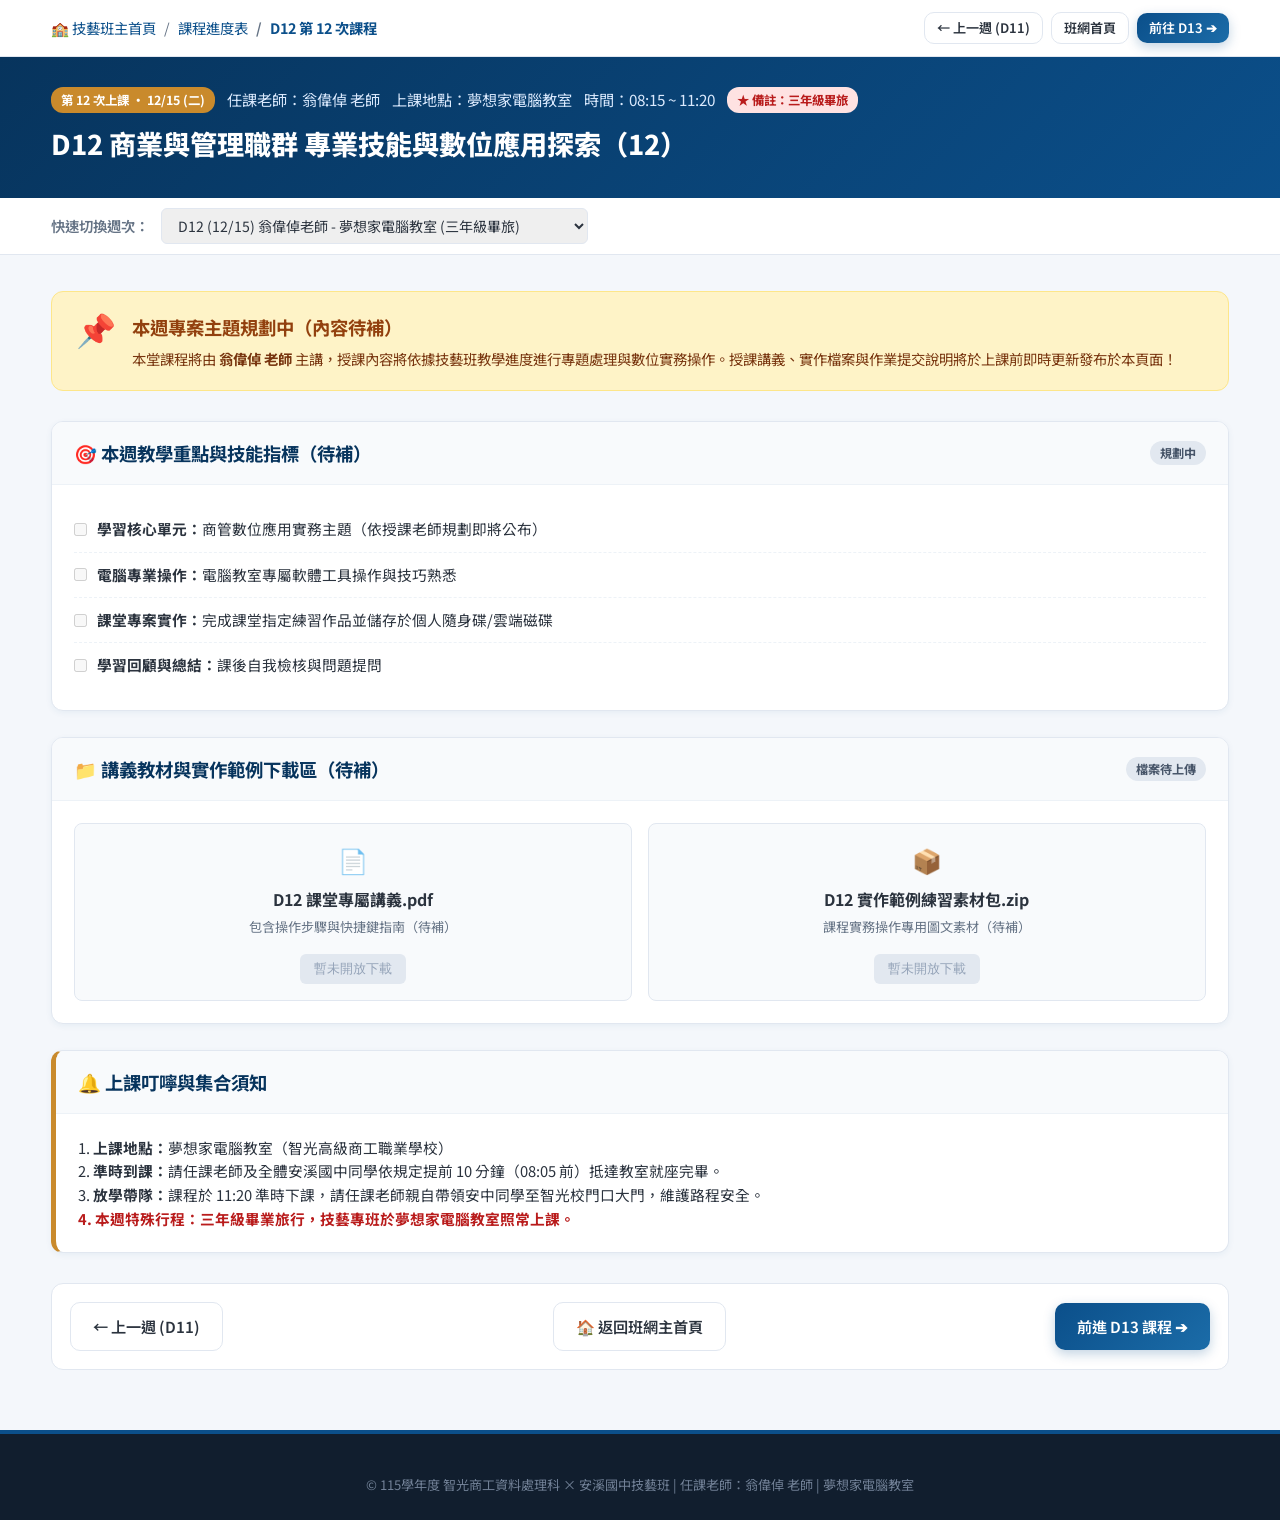
<file: D12/index.html>
﻿<!DOCTYPE html>
<html lang="zh-Hant-TW">
<head>
  <meta charset="UTF-8">
  <meta http-equiv="X-UA-Compatible" content="IE=edge">
  <meta name="viewport" content="width=device-width, initial-scale=1.0">
  <meta name="description" content="智光商工 x 安溪國中 115學年度合作技藝班 D12 第 12 次課程專區。授課教師：翁偉倬 老師，地點：夢想家電腦教室。">
  <title>D12 第 12 次課程：商管專業應用 | 智光商工 × 安溪國中</title>
  <link rel="preconnect" href="https://fonts.googleapis.com">
  <link rel="preconnect" href="https://fonts.gstatic.com" crossorigin>
  <link href="https://fonts.googleapis.com/css2?family=Noto+Sans+TC:wght@400;500;600;700;800&display=swap" rel="stylesheet">
  <link rel="stylesheet" href="../css/style.css">
  <link rel="stylesheet" href="css/style.css">
</head>
<body>

  <!-- 頂端快速導航 -->
  <div class="lesson-nav">
    <div class="container lesson-nav-inner">
      <ul class="breadcrumb-list">
        <li><a href="../index.html">🏫 技藝班主首頁</a></li>
        <li><a href="../index.html#schedule-section">課程進度表</a></li>
        <li style="font-weight:700; color:var(--primary-color);">D12 第 12 次課程</li>
      </ul>
      <div style="display:flex; gap:8px; align-items:center;">
        <a href="../D11/index.html" class="btn-secondary" style="padding:4px 12px; font-size:0.82rem;">← 上一週 (D11)</a>
        <a href="../index.html" class="btn-secondary" style="padding:4px 12px; font-size:0.82rem;">班網首頁</a>
        <a href='../D13/index.html' class='btn-primary' style='padding:4px 12px; font-size:0.82rem;'>前往 D13 ➔</a>
      </div>
    </div>
  </div>

  <!-- 課程主題橫幅 -->
  <header class="lesson-header-banner">
    <div class="container lesson-title-area">
      <div class="lesson-subtitle">
        <span class="lesson-badge">第 12 次上課 • 12/15 (二)</span>
        <span>任課老師：翁偉倬 老師</span>
        <span>上課地點：夢想家電腦教室</span>
        <span>時間：08:15 ~ 11:20</span>
        <span class='badge-event' style='padding:3px 10px; border-radius:12px; font-size:0.78rem; font-weight:bold;'>★ 備註：三年級畢旅</span>
      </div>
      <h1>D12 商業與管理職群 專業技能與數位應用探索（12）</h1>
    </div>
  </header>

  <!-- 快速跳週選單列 -->
  <div class="week-switcher-bar">
    <div class="container week-switcher-inner">
      <span style="font-weight:600; font-size:0.9rem; color:var(--text-muted);">快速切換週次：</span>
      <select id="weekSelect" class="week-select-dropdown" onchange="if(this.value) location.href=this.value;">
        <option value="../D01/index.html">D01 (9/15) 翁偉倬老師 - 商管宣導/資處特色/指法/Antigravity</option>
        <option value="../D02/index.html">D02 (9/22) 翁偉倬老師 - 夢想家電腦教室</option>
        <option value="../D03/index.html">D03 (9/29) 翁偉倬老師 - 夢想家電腦教室</option>
        <option value="../D04/index.html">D04 (10/6) 翁偉倬老師 - 夢想家電腦教室</option>
        <option value="../D05/index.html">D05 (10/20) 周櫻老師 - 夢想家電腦教室</option>
        <option value="../D06/index.html">D06 (10/27) 周櫻老師 - 4樓419教室 (新生戰鬥營)</option>
        <option value="../D07/index.html">D07 (11/3) 翁偉倬老師 - 夢想家電腦教室</option>
        <option value="../D08/index.html">D08 (11/10) 翁偉倬老師 - 夢想家電腦教室</option>
        <option value="../D09/index.html">D09 (11/17) 翁偉倬老師 - 夢想家電腦教室</option>
        <option value="../D10/index.html">D10 (11/24) 翁偉倬老師 - 夢想家電腦教室</option>
        <option value="../D11/index.html">D11 (12/8) 翁偉倬老師 - 夢想家電腦教室</option>
        <option value="../D12/index.html">D12 (12/15) 翁偉倬老師 - 夢想家電腦教室 (三年級畢旅)</option>
        <option value="../D13/index.html">D13 (12/22) 翁偉倬老師 - 夢想家電腦教室</option>
        <option value="../D14/index.html">D14 (12/29) 翁偉倬老師 - 夢想家電腦教室</option>
        <option value="../D15/index.html">D15 (1/5) 周櫻老師 - 4樓419教室</option>
        <option value="../D16/index.html">D16 (1/12) 翁偉倬老師 - 夢想家電腦教室 (期末成果發表)</option>
      </select>
    </div>
  </div>

  <!-- 內容區 -->
  <main class="container page-content-container">

    <!-- 待補與規劃中提示模組 -->
    <div class="pending-notice-card">
      <div class="pending-icon">📌</div>
      <div>
        <h3 style="margin-bottom:6px; color:#92400e; font-size:1.15rem;">本週專案主題規劃中（內容待補）</h3>
        <p style="margin:0; font-size:0.9rem; color:#78350f; line-height:1.5;">
          本堂課程將由 <strong>翁偉倬 老師</strong> 主講，授課內容將依據技藝班教學進度進行專題處理與數位實務操作。授課講義、實作檔案與作業提交說明將於上課前即時更新發布於本頁面！
        </p>
      </div>
    </div>

    <!-- 預留結構：本週學習目標綱要 -->
    <section class="content-card">
      <div class="card-title-bar">
        <h2>🎯 本週教學重點與技能指標（待補）</h2>
        <span class="status-pill">規劃中</span>
      </div>
      <div class="card-body-text">
        <ul class="task-todo-list" id="todoList">
          <li>
            <input type="checkbox" id="t1" disabled>
            <label for="t1"><strong>學習核心單元：</strong>商管數位應用實務主題（依授課老師規劃即將公布）</label>
          </li>
          <li>
            <input type="checkbox" id="t2" disabled>
            <label for="t2"><strong>電腦專業操作：</strong>電腦教室專屬軟體工具操作與技巧熟悉</label>
          </li>
          <li>
            <input type="checkbox" id="t3" disabled>
            <label for="t3"><strong>課堂專案實作：</strong>完成課堂指定練習作品並儲存於個人隨身碟/雲端磁碟</label>
          </li>
          <li>
            <input type="checkbox" id="t4" disabled>
            <label for="t4"><strong>學習回顧與總結：</strong>課後自我檢核與問題提問</label>
          </li>
        </ul>
      </div>
    </section>

    <!-- 預留結構：實作資源與教材下載 -->
    <section class="content-card">
      <div class="card-title-bar">
        <h2>📁 講義教材與實作範例下載區（待補）</h2>
        <span class="status-pill">檔案待上傳</span>
      </div>
      <div class="card-body-text" style="display:grid; grid-template-columns:repeat(auto-fit, minmax(260px, 1fr)); gap:16px;">
        <div class="resource-item-box">
          <div style="font-size:1.5rem; margin-bottom:6px;">📄</div>
          <strong>D12 課堂專屬講義.pdf</strong>
          <p style="font-size:0.82rem; color:var(--text-muted); margin:4px 0 8px;">包含操作步驟與快捷鍵指南（待補）</p>
          <button class="btn-disabled" disabled>暫未開放下載</button>
        </div>
        <div class="resource-item-box">
          <div style="font-size:1.5rem; margin-bottom:6px;">📦</div>
          <strong>D12 實作範例練習素材包.zip</strong>
          <p style="font-size:0.82rem; color:var(--text-muted); margin:4px 0 8px;">課程實務操作專用圖文素材（待補）</p>
          <button class="btn-disabled" disabled>暫未開放下載</button>
        </div>
      </div>
    </section>

    <!-- 教室規範與老師叮嚀 -->
    <section class="content-card" style="border-left: 5px solid var(--secondary-color);">
      <div class="card-title-bar">
        <h2>🔔 上課叮嚀與集合須知</h2>
      </div>
      <div class="card-body-text" style="line-height:1.6; font-size:0.92rem; color:var(--text-main);">
        <p>1. <strong>上課地點：</strong>夢想家電腦教室（智光高級商工職業學校）</p>
        <p>2. <strong>準時到課：</strong>請任課老師及全體安溪國中同學依規定提前 10 分鐘（08:05 前）抵達教室就座完畢。</p>
        <p>3. <strong>放學帶隊：</strong>課程於 11:20 準時下課，請任課老師親自帶領安中同學至智光校門口大門，維護路程安全。</p>
        <p style='color:#b91c1c; font-weight:bold;'>4. 本週特殊行程：三年級畢業旅行，技藝專班於夢想家電腦教室照常上課。</p>
      </div>
    </section>

    <!-- 底部切換列 -->
    <div style="display:flex; justify-content:space-between; align-items:center; margin-top:30px; padding:18px; background:white; border-radius:12px; border:1px solid var(--border-color);">
      <a href="../D11/index.html" class="btn-secondary">
        <span>← 上一週 (D11)</span>
      </a>
      <a href="../index.html" class="btn-secondary">
        <span>🏠 返回班網主首頁</span>
      </a>
      <a href='../D13/index.html' class='btn-primary'><span>前進 D13 課程 ➔</span></a>
    </div>

  </main>

  <!-- 頁尾 -->
  <footer class="main-footer">
    <div class="container footer-bottom" style="border:none; padding-top:0;">
      <p>© 115學年度 智光商工資料處理科 × 安溪國中技藝班 | 任課老師：翁偉倬 老師 | 夢想家電腦教室</p>
    </div>
  </footer>

  <script src="../js/main.js"></script>
  <script src="js/script.js"></script>
</body>
</html>
</file>
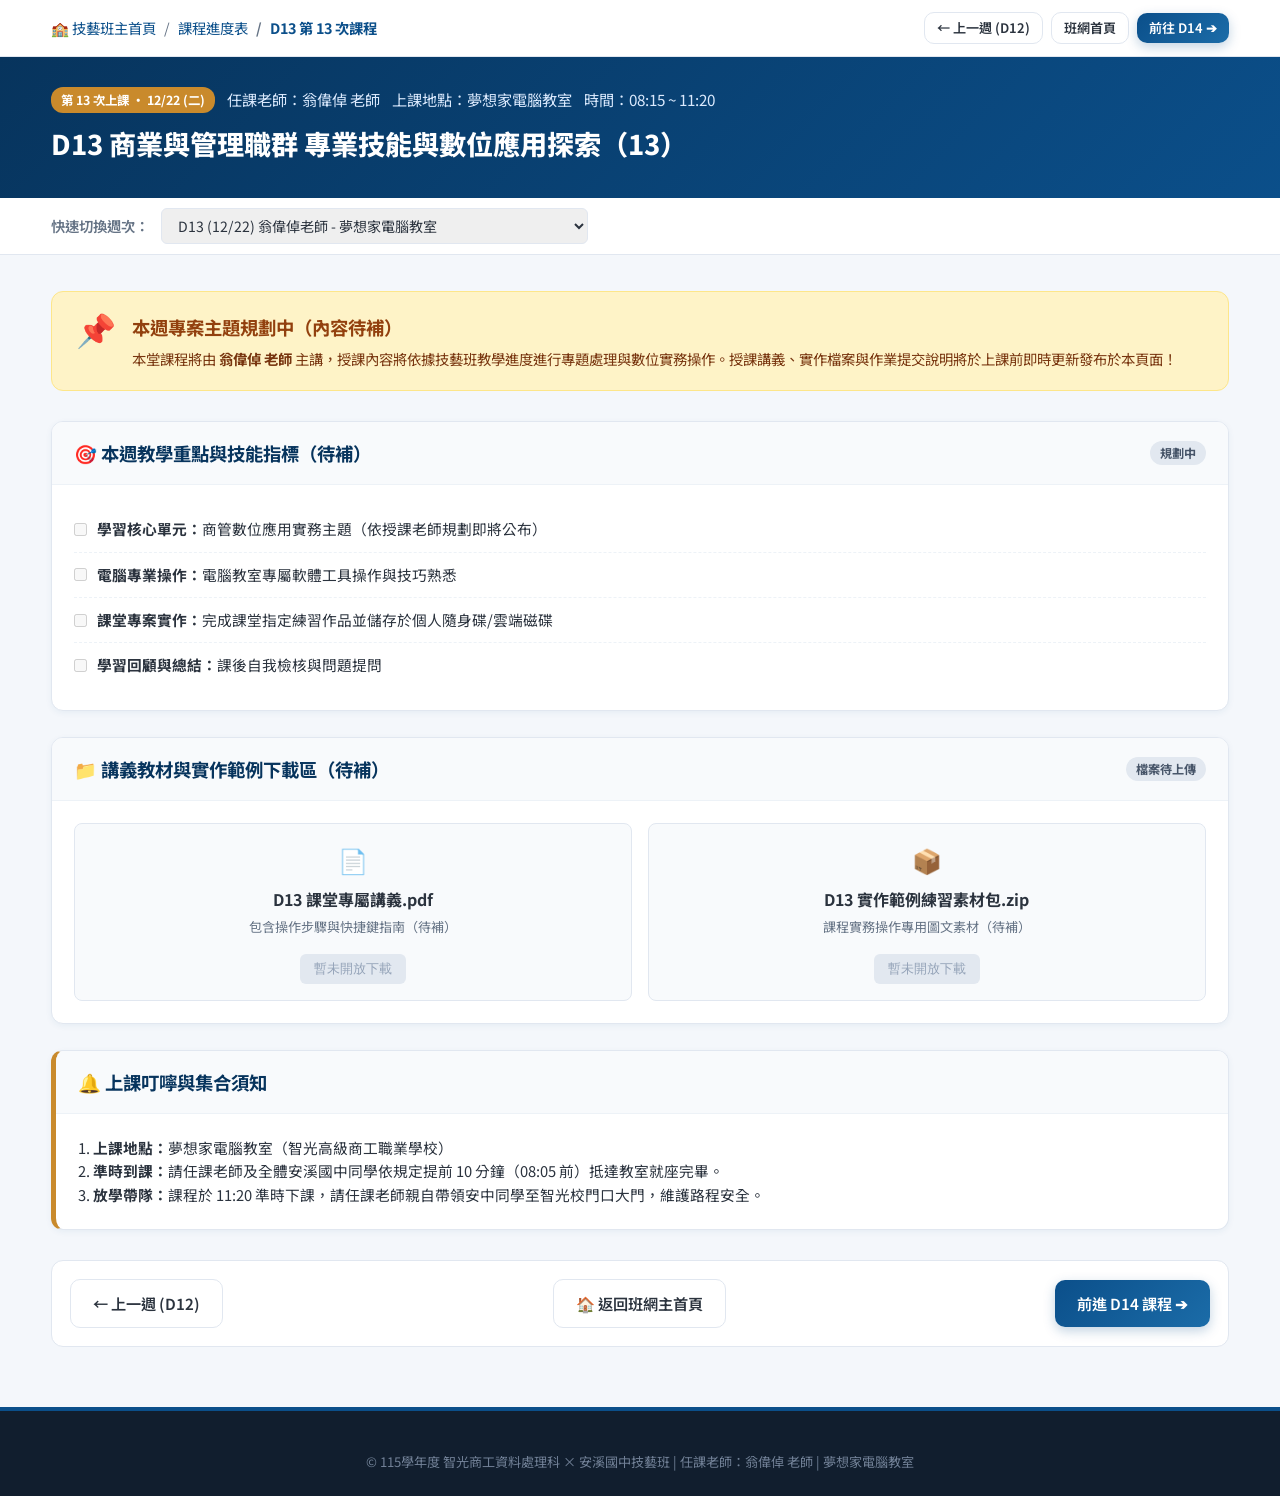
<file: D13/index.html>
﻿<!DOCTYPE html>
<html lang="zh-Hant-TW">
<head>
  <meta charset="UTF-8">
  <meta http-equiv="X-UA-Compatible" content="IE=edge">
  <meta name="viewport" content="width=device-width, initial-scale=1.0">
  <meta name="description" content="智光商工 x 安溪國中 115學年度合作技藝班 D13 第 13 次課程專區。授課教師：翁偉倬 老師，地點：夢想家電腦教室。">
  <title>D13 第 13 次課程：商管專業應用 | 智光商工 × 安溪國中</title>
  <link rel="preconnect" href="https://fonts.googleapis.com">
  <link rel="preconnect" href="https://fonts.gstatic.com" crossorigin>
  <link href="https://fonts.googleapis.com/css2?family=Noto+Sans+TC:wght@400;500;600;700;800&display=swap" rel="stylesheet">
  <link rel="stylesheet" href="../css/style.css">
  <link rel="stylesheet" href="css/style.css">
</head>
<body>

  <!-- 頂端快速導航 -->
  <div class="lesson-nav">
    <div class="container lesson-nav-inner">
      <ul class="breadcrumb-list">
        <li><a href="../index.html">🏫 技藝班主首頁</a></li>
        <li><a href="../index.html#schedule-section">課程進度表</a></li>
        <li style="font-weight:700; color:var(--primary-color);">D13 第 13 次課程</li>
      </ul>
      <div style="display:flex; gap:8px; align-items:center;">
        <a href="../D12/index.html" class="btn-secondary" style="padding:4px 12px; font-size:0.82rem;">← 上一週 (D12)</a>
        <a href="../index.html" class="btn-secondary" style="padding:4px 12px; font-size:0.82rem;">班網首頁</a>
        <a href='../D14/index.html' class='btn-primary' style='padding:4px 12px; font-size:0.82rem;'>前往 D14 ➔</a>
      </div>
    </div>
  </div>

  <!-- 課程主題橫幅 -->
  <header class="lesson-header-banner">
    <div class="container lesson-title-area">
      <div class="lesson-subtitle">
        <span class="lesson-badge">第 13 次上課 • 12/22 (二)</span>
        <span>任課老師：翁偉倬 老師</span>
        <span>上課地點：夢想家電腦教室</span>
        <span>時間：08:15 ~ 11:20</span>
        
      </div>
      <h1>D13 商業與管理職群 專業技能與數位應用探索（13）</h1>
    </div>
  </header>

  <!-- 快速跳週選單列 -->
  <div class="week-switcher-bar">
    <div class="container week-switcher-inner">
      <span style="font-weight:600; font-size:0.9rem; color:var(--text-muted);">快速切換週次：</span>
      <select id="weekSelect" class="week-select-dropdown" onchange="if(this.value) location.href=this.value;">
        <option value="../D01/index.html">D01 (9/15) 翁偉倬老師 - 商管宣導/資處特色/指法/Antigravity</option>
        <option value="../D02/index.html">D02 (9/22) 翁偉倬老師 - 夢想家電腦教室</option>
        <option value="../D03/index.html">D03 (9/29) 翁偉倬老師 - 夢想家電腦教室</option>
        <option value="../D04/index.html">D04 (10/6) 翁偉倬老師 - 夢想家電腦教室</option>
        <option value="../D05/index.html">D05 (10/20) 周櫻老師 - 夢想家電腦教室</option>
        <option value="../D06/index.html">D06 (10/27) 周櫻老師 - 4樓419教室 (新生戰鬥營)</option>
        <option value="../D07/index.html">D07 (11/3) 翁偉倬老師 - 夢想家電腦教室</option>
        <option value="../D08/index.html">D08 (11/10) 翁偉倬老師 - 夢想家電腦教室</option>
        <option value="../D09/index.html">D09 (11/17) 翁偉倬老師 - 夢想家電腦教室</option>
        <option value="../D10/index.html">D10 (11/24) 翁偉倬老師 - 夢想家電腦教室</option>
        <option value="../D11/index.html">D11 (12/8) 翁偉倬老師 - 夢想家電腦教室</option>
        <option value="../D12/index.html">D12 (12/15) 翁偉倬老師 - 夢想家電腦教室 (三年級畢旅)</option>
        <option value="../D13/index.html">D13 (12/22) 翁偉倬老師 - 夢想家電腦教室</option>
        <option value="../D14/index.html">D14 (12/29) 翁偉倬老師 - 夢想家電腦教室</option>
        <option value="../D15/index.html">D15 (1/5) 周櫻老師 - 4樓419教室</option>
        <option value="../D16/index.html">D16 (1/12) 翁偉倬老師 - 夢想家電腦教室 (期末成果發表)</option>
      </select>
    </div>
  </div>

  <!-- 內容區 -->
  <main class="container page-content-container">

    <!-- 待補與規劃中提示模組 -->
    <div class="pending-notice-card">
      <div class="pending-icon">📌</div>
      <div>
        <h3 style="margin-bottom:6px; color:#92400e; font-size:1.15rem;">本週專案主題規劃中（內容待補）</h3>
        <p style="margin:0; font-size:0.9rem; color:#78350f; line-height:1.5;">
          本堂課程將由 <strong>翁偉倬 老師</strong> 主講，授課內容將依據技藝班教學進度進行專題處理與數位實務操作。授課講義、實作檔案與作業提交說明將於上課前即時更新發布於本頁面！
        </p>
      </div>
    </div>

    <!-- 預留結構：本週學習目標綱要 -->
    <section class="content-card">
      <div class="card-title-bar">
        <h2>🎯 本週教學重點與技能指標（待補）</h2>
        <span class="status-pill">規劃中</span>
      </div>
      <div class="card-body-text">
        <ul class="task-todo-list" id="todoList">
          <li>
            <input type="checkbox" id="t1" disabled>
            <label for="t1"><strong>學習核心單元：</strong>商管數位應用實務主題（依授課老師規劃即將公布）</label>
          </li>
          <li>
            <input type="checkbox" id="t2" disabled>
            <label for="t2"><strong>電腦專業操作：</strong>電腦教室專屬軟體工具操作與技巧熟悉</label>
          </li>
          <li>
            <input type="checkbox" id="t3" disabled>
            <label for="t3"><strong>課堂專案實作：</strong>完成課堂指定練習作品並儲存於個人隨身碟/雲端磁碟</label>
          </li>
          <li>
            <input type="checkbox" id="t4" disabled>
            <label for="t4"><strong>學習回顧與總結：</strong>課後自我檢核與問題提問</label>
          </li>
        </ul>
      </div>
    </section>

    <!-- 預留結構：實作資源與教材下載 -->
    <section class="content-card">
      <div class="card-title-bar">
        <h2>📁 講義教材與實作範例下載區（待補）</h2>
        <span class="status-pill">檔案待上傳</span>
      </div>
      <div class="card-body-text" style="display:grid; grid-template-columns:repeat(auto-fit, minmax(260px, 1fr)); gap:16px;">
        <div class="resource-item-box">
          <div style="font-size:1.5rem; margin-bottom:6px;">📄</div>
          <strong>D13 課堂專屬講義.pdf</strong>
          <p style="font-size:0.82rem; color:var(--text-muted); margin:4px 0 8px;">包含操作步驟與快捷鍵指南（待補）</p>
          <button class="btn-disabled" disabled>暫未開放下載</button>
        </div>
        <div class="resource-item-box">
          <div style="font-size:1.5rem; margin-bottom:6px;">📦</div>
          <strong>D13 實作範例練習素材包.zip</strong>
          <p style="font-size:0.82rem; color:var(--text-muted); margin:4px 0 8px;">課程實務操作專用圖文素材（待補）</p>
          <button class="btn-disabled" disabled>暫未開放下載</button>
        </div>
      </div>
    </section>

    <!-- 教室規範與老師叮嚀 -->
    <section class="content-card" style="border-left: 5px solid var(--secondary-color);">
      <div class="card-title-bar">
        <h2>🔔 上課叮嚀與集合須知</h2>
      </div>
      <div class="card-body-text" style="line-height:1.6; font-size:0.92rem; color:var(--text-main);">
        <p>1. <strong>上課地點：</strong>夢想家電腦教室（智光高級商工職業學校）</p>
        <p>2. <strong>準時到課：</strong>請任課老師及全體安溪國中同學依規定提前 10 分鐘（08:05 前）抵達教室就座完畢。</p>
        <p>3. <strong>放學帶隊：</strong>課程於 11:20 準時下課，請任課老師親自帶領安中同學至智光校門口大門，維護路程安全。</p>
        
      </div>
    </section>

    <!-- 底部切換列 -->
    <div style="display:flex; justify-content:space-between; align-items:center; margin-top:30px; padding:18px; background:white; border-radius:12px; border:1px solid var(--border-color);">
      <a href="../D12/index.html" class="btn-secondary">
        <span>← 上一週 (D12)</span>
      </a>
      <a href="../index.html" class="btn-secondary">
        <span>🏠 返回班網主首頁</span>
      </a>
      <a href='../D14/index.html' class='btn-primary'><span>前進 D14 課程 ➔</span></a>
    </div>

  </main>

  <!-- 頁尾 -->
  <footer class="main-footer">
    <div class="container footer-bottom" style="border:none; padding-top:0;">
      <p>© 115學年度 智光商工資料處理科 × 安溪國中技藝班 | 任課老師：翁偉倬 老師 | 夢想家電腦教室</p>
    </div>
  </footer>

  <script src="../js/main.js"></script>
  <script src="js/script.js"></script>
</body>
</html>
</file>
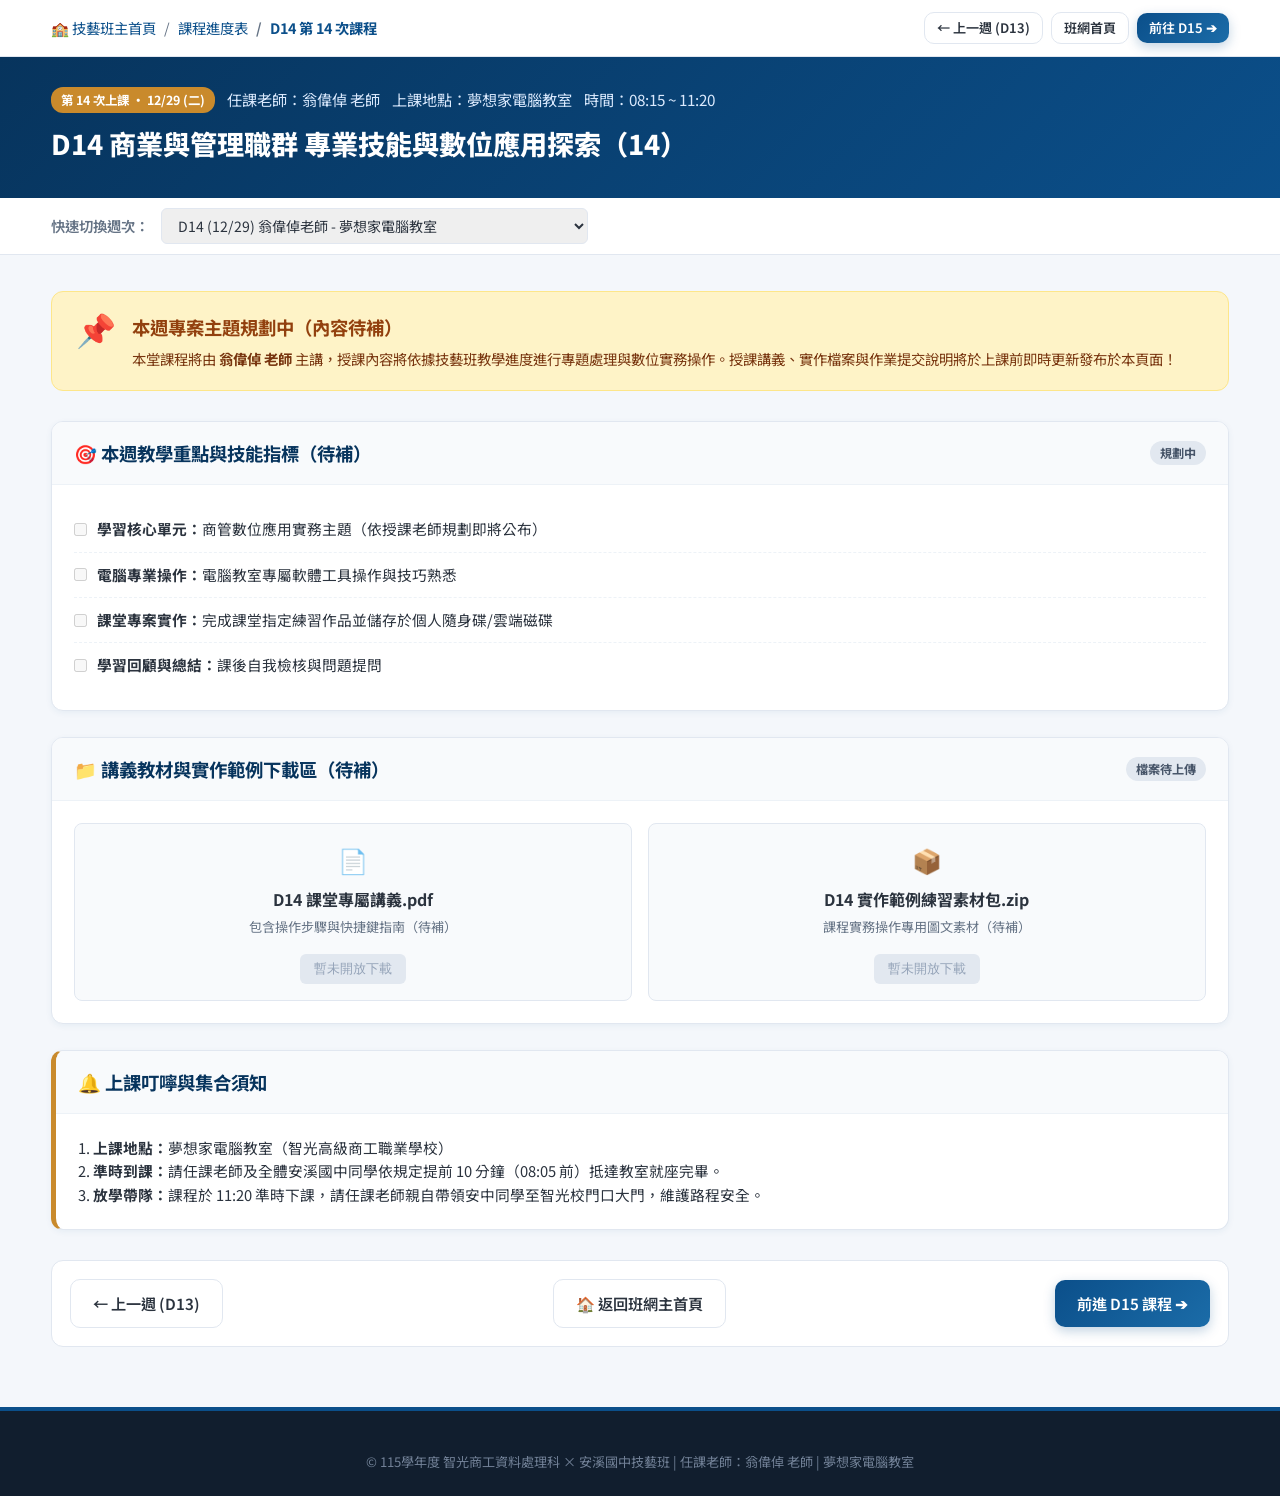
<file: D14/index.html>
﻿<!DOCTYPE html>
<html lang="zh-Hant-TW">
<head>
  <meta charset="UTF-8">
  <meta http-equiv="X-UA-Compatible" content="IE=edge">
  <meta name="viewport" content="width=device-width, initial-scale=1.0">
  <meta name="description" content="智光商工 x 安溪國中 115學年度合作技藝班 D14 第 14 次課程專區。授課教師：翁偉倬 老師，地點：夢想家電腦教室。">
  <title>D14 第 14 次課程：商管專業應用 | 智光商工 × 安溪國中</title>
  <link rel="preconnect" href="https://fonts.googleapis.com">
  <link rel="preconnect" href="https://fonts.gstatic.com" crossorigin>
  <link href="https://fonts.googleapis.com/css2?family=Noto+Sans+TC:wght@400;500;600;700;800&display=swap" rel="stylesheet">
  <link rel="stylesheet" href="../css/style.css">
  <link rel="stylesheet" href="css/style.css">
</head>
<body>

  <!-- 頂端快速導航 -->
  <div class="lesson-nav">
    <div class="container lesson-nav-inner">
      <ul class="breadcrumb-list">
        <li><a href="../index.html">🏫 技藝班主首頁</a></li>
        <li><a href="../index.html#schedule-section">課程進度表</a></li>
        <li style="font-weight:700; color:var(--primary-color);">D14 第 14 次課程</li>
      </ul>
      <div style="display:flex; gap:8px; align-items:center;">
        <a href="../D13/index.html" class="btn-secondary" style="padding:4px 12px; font-size:0.82rem;">← 上一週 (D13)</a>
        <a href="../index.html" class="btn-secondary" style="padding:4px 12px; font-size:0.82rem;">班網首頁</a>
        <a href='../D15/index.html' class='btn-primary' style='padding:4px 12px; font-size:0.82rem;'>前往 D15 ➔</a>
      </div>
    </div>
  </div>

  <!-- 課程主題橫幅 -->
  <header class="lesson-header-banner">
    <div class="container lesson-title-area">
      <div class="lesson-subtitle">
        <span class="lesson-badge">第 14 次上課 • 12/29 (二)</span>
        <span>任課老師：翁偉倬 老師</span>
        <span>上課地點：夢想家電腦教室</span>
        <span>時間：08:15 ~ 11:20</span>
        
      </div>
      <h1>D14 商業與管理職群 專業技能與數位應用探索（14）</h1>
    </div>
  </header>

  <!-- 快速跳週選單列 -->
  <div class="week-switcher-bar">
    <div class="container week-switcher-inner">
      <span style="font-weight:600; font-size:0.9rem; color:var(--text-muted);">快速切換週次：</span>
      <select id="weekSelect" class="week-select-dropdown" onchange="if(this.value) location.href=this.value;">
        <option value="../D01/index.html">D01 (9/15) 翁偉倬老師 - 商管宣導/資處特色/指法/Antigravity</option>
        <option value="../D02/index.html">D02 (9/22) 翁偉倬老師 - 夢想家電腦教室</option>
        <option value="../D03/index.html">D03 (9/29) 翁偉倬老師 - 夢想家電腦教室</option>
        <option value="../D04/index.html">D04 (10/6) 翁偉倬老師 - 夢想家電腦教室</option>
        <option value="../D05/index.html">D05 (10/20) 周櫻老師 - 夢想家電腦教室</option>
        <option value="../D06/index.html">D06 (10/27) 周櫻老師 - 4樓419教室 (新生戰鬥營)</option>
        <option value="../D07/index.html">D07 (11/3) 翁偉倬老師 - 夢想家電腦教室</option>
        <option value="../D08/index.html">D08 (11/10) 翁偉倬老師 - 夢想家電腦教室</option>
        <option value="../D09/index.html">D09 (11/17) 翁偉倬老師 - 夢想家電腦教室</option>
        <option value="../D10/index.html">D10 (11/24) 翁偉倬老師 - 夢想家電腦教室</option>
        <option value="../D11/index.html">D11 (12/8) 翁偉倬老師 - 夢想家電腦教室</option>
        <option value="../D12/index.html">D12 (12/15) 翁偉倬老師 - 夢想家電腦教室 (三年級畢旅)</option>
        <option value="../D13/index.html">D13 (12/22) 翁偉倬老師 - 夢想家電腦教室</option>
        <option value="../D14/index.html">D14 (12/29) 翁偉倬老師 - 夢想家電腦教室</option>
        <option value="../D15/index.html">D15 (1/5) 周櫻老師 - 4樓419教室</option>
        <option value="../D16/index.html">D16 (1/12) 翁偉倬老師 - 夢想家電腦教室 (期末成果發表)</option>
      </select>
    </div>
  </div>

  <!-- 內容區 -->
  <main class="container page-content-container">

    <!-- 待補與規劃中提示模組 -->
    <div class="pending-notice-card">
      <div class="pending-icon">📌</div>
      <div>
        <h3 style="margin-bottom:6px; color:#92400e; font-size:1.15rem;">本週專案主題規劃中（內容待補）</h3>
        <p style="margin:0; font-size:0.9rem; color:#78350f; line-height:1.5;">
          本堂課程將由 <strong>翁偉倬 老師</strong> 主講，授課內容將依據技藝班教學進度進行專題處理與數位實務操作。授課講義、實作檔案與作業提交說明將於上課前即時更新發布於本頁面！
        </p>
      </div>
    </div>

    <!-- 預留結構：本週學習目標綱要 -->
    <section class="content-card">
      <div class="card-title-bar">
        <h2>🎯 本週教學重點與技能指標（待補）</h2>
        <span class="status-pill">規劃中</span>
      </div>
      <div class="card-body-text">
        <ul class="task-todo-list" id="todoList">
          <li>
            <input type="checkbox" id="t1" disabled>
            <label for="t1"><strong>學習核心單元：</strong>商管數位應用實務主題（依授課老師規劃即將公布）</label>
          </li>
          <li>
            <input type="checkbox" id="t2" disabled>
            <label for="t2"><strong>電腦專業操作：</strong>電腦教室專屬軟體工具操作與技巧熟悉</label>
          </li>
          <li>
            <input type="checkbox" id="t3" disabled>
            <label for="t3"><strong>課堂專案實作：</strong>完成課堂指定練習作品並儲存於個人隨身碟/雲端磁碟</label>
          </li>
          <li>
            <input type="checkbox" id="t4" disabled>
            <label for="t4"><strong>學習回顧與總結：</strong>課後自我檢核與問題提問</label>
          </li>
        </ul>
      </div>
    </section>

    <!-- 預留結構：實作資源與教材下載 -->
    <section class="content-card">
      <div class="card-title-bar">
        <h2>📁 講義教材與實作範例下載區（待補）</h2>
        <span class="status-pill">檔案待上傳</span>
      </div>
      <div class="card-body-text" style="display:grid; grid-template-columns:repeat(auto-fit, minmax(260px, 1fr)); gap:16px;">
        <div class="resource-item-box">
          <div style="font-size:1.5rem; margin-bottom:6px;">📄</div>
          <strong>D14 課堂專屬講義.pdf</strong>
          <p style="font-size:0.82rem; color:var(--text-muted); margin:4px 0 8px;">包含操作步驟與快捷鍵指南（待補）</p>
          <button class="btn-disabled" disabled>暫未開放下載</button>
        </div>
        <div class="resource-item-box">
          <div style="font-size:1.5rem; margin-bottom:6px;">📦</div>
          <strong>D14 實作範例練習素材包.zip</strong>
          <p style="font-size:0.82rem; color:var(--text-muted); margin:4px 0 8px;">課程實務操作專用圖文素材（待補）</p>
          <button class="btn-disabled" disabled>暫未開放下載</button>
        </div>
      </div>
    </section>

    <!-- 教室規範與老師叮嚀 -->
    <section class="content-card" style="border-left: 5px solid var(--secondary-color);">
      <div class="card-title-bar">
        <h2>🔔 上課叮嚀與集合須知</h2>
      </div>
      <div class="card-body-text" style="line-height:1.6; font-size:0.92rem; color:var(--text-main);">
        <p>1. <strong>上課地點：</strong>夢想家電腦教室（智光高級商工職業學校）</p>
        <p>2. <strong>準時到課：</strong>請任課老師及全體安溪國中同學依規定提前 10 分鐘（08:05 前）抵達教室就座完畢。</p>
        <p>3. <strong>放學帶隊：</strong>課程於 11:20 準時下課，請任課老師親自帶領安中同學至智光校門口大門，維護路程安全。</p>
        
      </div>
    </section>

    <!-- 底部切換列 -->
    <div style="display:flex; justify-content:space-between; align-items:center; margin-top:30px; padding:18px; background:white; border-radius:12px; border:1px solid var(--border-color);">
      <a href="../D13/index.html" class="btn-secondary">
        <span>← 上一週 (D13)</span>
      </a>
      <a href="../index.html" class="btn-secondary">
        <span>🏠 返回班網主首頁</span>
      </a>
      <a href='../D15/index.html' class='btn-primary'><span>前進 D15 課程 ➔</span></a>
    </div>

  </main>

  <!-- 頁尾 -->
  <footer class="main-footer">
    <div class="container footer-bottom" style="border:none; padding-top:0;">
      <p>© 115學年度 智光商工資料處理科 × 安溪國中技藝班 | 任課老師：翁偉倬 老師 | 夢想家電腦教室</p>
    </div>
  </footer>

  <script src="../js/main.js"></script>
  <script src="js/script.js"></script>
</body>
</html>
</file>
<file: css/style.css>
:root {
  --primary-color: #0b4f8a;       /* 安溪藍 / 智光穩重藍 */
  --primary-dark: #07345d;
  --primary-light: #e8f2fa;
  --secondary-color: #c98a2c;     /* 典雅金色 / 職群榮耀金 */
  --secondary-hover: #b0741e;
  --accent-color: #d94336;        /* 亮眼標籤紅 */
  --accent-green: #2e8b57;
  --text-main: #2b333e;
  --text-muted: #657385;
  --bg-body: #f4f7fb;
  --bg-surface: #ffffff;
  --bg-elevated: #ffffff;
  --border-color: #e1e7f0;
  --border-light: #edf2f7;
  --shadow-sm: 0 2px 6px rgba(11, 79, 138, 0.06);
  --shadow-md: 0 6px 18px rgba(11, 79, 138, 0.1);
  --shadow-lg: 0 12px 30px rgba(11, 79, 138, 0.14);
  --radius-sm: 6px;
  --radius-md: 10px;
  --radius-lg: 16px;
  --transition: all 0.25s ease-in-out;
  --font-base: 'Noto Sans TC', -apple-system, BlinkMacSystemFont, "Segoe UI", Roboto, "Helvetica Neue", Arial, sans-serif;
}

* {
  box-sizing: border-box;
  margin: 0;
  padding: 0;
}

body {
  font-family: var(--font-base);
  background-color: var(--bg-body);
  color: var(--text-main);
  line-height: 1.65;
  -webkit-font-smoothing: antialiased;
}

a {
  color: var(--primary-color);
  text-decoration: none;
  transition: var(--transition);
}

a:hover {
  color: var(--secondary-color);
}

/* 頂端功能列 (參考安溪國中頂部 ::: 跳轉與快捷) */
.top-bar {
  background: #1a2736;
  color: #c8d3e0;
  font-size: 0.85rem;
  padding: 6px 0;
  border-bottom: 1px solid rgba(255, 255, 255, 0.08);
}

.container {
  width: 92%;
  max-width: 1240px;
  margin: 0 auto;
}

.top-bar-inner {
  display: flex;
  justify-content: space-between;
  align-items: center;
  flex-wrap: wrap;
  gap: 10px;
}

.top-quick-links a {
  color: #c8d3e0;
  margin-right: 14px;
}
.top-quick-links a:hover {
  color: #ffd166;
}

.top-right-meta {
  display: flex;
  align-items: center;
  gap: 16px;
}

.semester-badge {
  background: rgba(201, 138, 44, 0.25);
  color: #ffd68a;
  border: 1px solid rgba(201, 138, 44, 0.5);
  padding: 2px 10px;
  border-radius: 20px;
  font-size: 0.78rem;
  font-weight: 600;
}

/* 雙校聯合 Header 橫幅 (安溪國中 × 智光商工) */
.main-header {
  background: linear-gradient(135deg, #07345d 0%, #0b4f8a 60%, #1765a8 100%);
  color: white;
  padding: 24px 0 20px;
  position: relative;
  overflow: hidden;
  box-shadow: var(--shadow-md);
}

.main-header::after {
  content: '';
  position: absolute;
  top: 0;
  right: 0;
  bottom: 0;
  width: 35%;
  background: radial-gradient(circle at right center, rgba(201, 138, 44, 0.2) 0%, transparent 70%);
  pointer-events: none;
}

.header-brand {
  display: flex;
  align-items: center;
  justify-content: space-between;
  gap: 20px;
  flex-wrap: wrap;
}

.brand-title-group {
  display: flex;
  align-items: center;
  gap: 18px;
}

.school-badges {
  display: flex;
  align-items: center;
  gap: 12px;
}

.badge-round {
  width: 54px;
  height: 54px;
  border-radius: 50%;
  background: white;
  display: flex;
  align-items: center;
  justify-content: center;
  font-weight: 800;
  font-size: 1.15rem;
  color: var(--primary-color);
  box-shadow: 0 4px 10px rgba(0, 0, 0, 0.2);
  border: 2px solid var(--secondary-color);
  flex-shrink: 0;
}

.badge-round.ckvs {
  color: #a31d1d;
  border-color: #e5989b;
}

.title-texts h1 {
  font-size: 1.65rem;
  font-weight: 700;
  letter-spacing: 0.5px;
  margin-bottom: 4px;
  text-shadow: 0 2px 4px rgba(0, 0, 0, 0.2);
}

.title-texts .sub-title {
  font-size: 0.95rem;
  color: #dbeafe;
  display: flex;
  align-items: center;
  gap: 8px;
}

.header-search {
  display: flex;
  align-items: center;
  background: rgba(255, 255, 255, 0.12);
  backdrop-filter: blur(8px);
  border: 1px solid rgba(255, 255, 255, 0.25);
  border-radius: 30px;
  padding: 4px 8px 4px 14px;
  max-width: 320px;
}

.header-search input {
  background: transparent;
  border: none;
  color: white;
  outline: none;
  font-size: 0.88rem;
  width: 100%;
}
.header-search input::placeholder {
  color: #bfdbfe;
}
.header-search button {
  background: var(--secondary-color);
  color: white;
  border: none;
  border-radius: 20px;
  padding: 6px 14px;
  font-size: 0.82rem;
  cursor: pointer;
  font-weight: 600;
  transition: var(--transition);
}
.header-search button:hover {
  background: var(--secondary-hover);
}

/* 主導覽列 Navigation (仿安溪國中樣式與現代下拉切換) */
.main-nav-bar {
  background: #062b4d;
  border-bottom: 3px solid var(--secondary-color);
  position: sticky;
  top: 0;
  z-index: 1000;
  box-shadow: 0 4px 12px rgba(0, 0, 0, 0.15);
}

.nav-container {
  display: flex;
  justify-content: space-between;
  align-items: center;
}

.nav-links {
  list-style: none;
  display: flex;
  margin: 0;
  padding: 0;
}

.nav-links > li {
  position: relative;
}

.nav-links > li > a {
  display: block;
  color: #f1f5f9;
  padding: 14px 18px;
  font-size: 0.95rem;
  font-weight: 500;
  transition: var(--transition);
  border-right: 1px solid rgba(255, 255, 255, 0.08);
}

.nav-links > li > a:hover,
.nav-links > li.active > a {
  background: var(--primary-color);
  color: #ffd68a;
}

/* 下拉選單 */
.dropdown-menu {
  display: none;
  position: absolute;
  top: 100%;
  left: 0;
  background: white;
  min-width: 200px;
  box-shadow: var(--shadow-lg);
  border-radius: 0 0 var(--radius-sm) var(--radius-sm);
  overflow: hidden;
  z-index: 1010;
  border-top: 2px solid var(--secondary-color);
}

.nav-links > li:hover .dropdown-menu {
  display: block;
  animation: fadeIn 0.2s ease;
}

.dropdown-menu a {
  display: block;
  padding: 10px 16px;
  color: var(--text-main);
  font-size: 0.88rem;
  border-bottom: 1px solid var(--border-light);
}

.dropdown-menu a:hover {
  background: var(--primary-light);
  color: var(--primary-color);
  padding-left: 20px;
}

.nav-toggle-btn {
  display: none;
  background: transparent;
  border: 1px solid rgba(255, 255, 255, 0.3);
  color: white;
  padding: 6px 12px;
  border-radius: 4px;
  font-size: 1rem;
  cursor: pointer;
}

/* 焦點 Hero 橫幅 */
.hero-banner {
  background: linear-gradient(120deg, #ffffff 0%, #f0f7ff 100%);
  border-bottom: 1px solid var(--border-color);
  padding: 36px 0;
  position: relative;
}

.hero-grid {
  display: grid;
  grid-template-columns: 1.6fr 1fr;
  gap: 30px;
  align-items: center;
}

.hero-content h2 {
  font-size: 2rem;
  color: var(--primary-dark);
  margin-bottom: 12px;
  line-height: 1.3;
}

.hero-content p {
  color: var(--text-muted);
  font-size: 1rem;
  margin-bottom: 22px;
}

.hero-tags {
  display: flex;
  flex-wrap: wrap;
  gap: 10px;
  margin-bottom: 24px;
}

.hero-tag {
  background: white;
  border: 1px solid #bfdbfe;
  color: var(--primary-color);
  padding: 5px 14px;
  border-radius: 20px;
  font-size: 0.84rem;
  font-weight: 600;
  box-shadow: var(--shadow-sm);
}

.hero-actions {
  display: flex;
  gap: 14px;
  flex-wrap: wrap;
}

.btn-primary {
  background: linear-gradient(135deg, var(--primary-color), #1b6ca8);
  color: white;
  padding: 11px 22px;
  border-radius: var(--radius-md);
  font-weight: 600;
  font-size: 0.95rem;
  display: inline-flex;
  align-items: center;
  gap: 8px;
  box-shadow: 0 4px 12px rgba(11, 79, 138, 0.25);
  border: none;
  cursor: pointer;
  transition: var(--transition);
}

.btn-primary:hover {
  background: linear-gradient(135deg, var(--primary-dark), var(--primary-color));
  color: white;
  transform: translateY(-2px);
  box-shadow: 0 6px 16px rgba(11, 79, 138, 0.35);
}

.btn-secondary {
  background: white;
  color: var(--text-main);
  border: 1px solid var(--border-color);
  padding: 11px 22px;
  border-radius: var(--radius-md);
  font-weight: 600;
  font-size: 0.95rem;
  display: inline-flex;
  align-items: center;
  gap: 8px;
  transition: var(--transition);
}

.btn-secondary:hover {
  background: #f8fafc;
  border-color: #cbd5e1;
  color: var(--primary-color);
}

/* 右側今日重要概況卡片 */
.hero-card {
  background: white;
  border-radius: var(--radius-lg);
  padding: 24px;
  box-shadow: var(--shadow-md);
  border: 1px solid var(--border-color);
  position: relative;
}

.hero-card::before {
  content: '';
  position: absolute;
  top: 0;
  left: 0;
  right: 0;
  height: 4px;
  background: linear-gradient(90deg, var(--primary-color), var(--secondary-color));
  border-radius: var(--radius-lg) var(--radius-lg) 0 0;
}

.hero-card-header {
  display: flex;
  justify-content: space-between;
  align-items: center;
  margin-bottom: 16px;
  padding-bottom: 10px;
  border-bottom: 1px solid var(--border-light);
}

.hero-card-title {
  font-size: 1.1rem;
  font-weight: 700;
  color: var(--primary-dark);
}

.info-item {
  display: flex;
  margin-bottom: 12px;
  font-size: 0.9rem;
}

.info-label {
  width: 90px;
  color: var(--text-muted);
  font-weight: 500;
  flex-shrink: 0;
}

.info-val {
  color: var(--text-main);
  font-weight: 600;
}

.teacher-avatars {
  display: flex;
  gap: 12px;
  margin-top: 14px;
  padding-top: 14px;
  border-top: 1px dashed var(--border-color);
}

.teacher-tag {
  display: flex;
  align-items: center;
  gap: 8px;
  background: var(--primary-light);
  color: var(--primary-dark);
  padding: 6px 12px;
  border-radius: 20px;
  font-size: 0.85rem;
  font-weight: 600;
}

/* 主頁內容區雙欄排版 (仿安溪國中首頁排版：主要內容區 + 側邊欄) */
.page-layout {
  padding: 36px 0 60px;
}

.layout-grid {
  display: grid;
  grid-template-columns: 2.8fr 1fr;
  gap: 32px;
}

/* 區塊通用外觀 */
.section-block {
  background: var(--bg-surface);
  border-radius: var(--radius-md);
  box-shadow: var(--shadow-sm);
  border: 1px solid var(--border-color);
  margin-bottom: 30px;
  overflow: hidden;
}

.section-header {
  display: flex;
  justify-content: space-between;
  align-items: center;
  padding: 16px 22px;
  background: white;
  border-bottom: 2px solid var(--border-light);
  border-left: 5px solid var(--primary-color);
}

.section-title {
  font-size: 1.25rem;
  font-weight: 700;
  color: var(--primary-dark);
  display: flex;
  align-items: center;
  gap: 10px;
}

.section-desc {
  font-size: 0.85rem;
  color: var(--text-muted);
}

/* 16 週次課程進度矩陣 (Schedule Matrix) */
.filter-tabs {
  display: flex;
  gap: 8px;
  padding: 14px 22px;
  background: #f8fafc;
  border-bottom: 1px solid var(--border-light);
  flex-wrap: wrap;
}

.tab-btn {
  background: white;
  border: 1px solid var(--border-color);
  padding: 6px 14px;
  border-radius: 20px;
  font-size: 0.84rem;
  font-weight: 500;
  color: var(--text-muted);
  cursor: pointer;
  transition: var(--transition);
}

.tab-btn.active, .tab-btn:hover {
  background: var(--primary-color);
  color: white;
  border-color: var(--primary-color);
}

.schedule-grid {
  display: grid;
  grid-template-columns: repeat(auto-fill, minmax(250px, 1fr));
  gap: 16px;
  padding: 22px;
}

.schedule-card {
  background: white;
  border: 1px solid var(--border-color);
  border-radius: var(--radius-md);
  padding: 16px;
  transition: var(--transition);
  position: relative;
  display: flex;
  flex-direction: column;
  text-decoration: none;
  color: inherit;
}

.schedule-card:hover {
  transform: translateY(-4px);
  box-shadow: var(--shadow-md);
  border-color: var(--primary-color);
}

.schedule-card.current-week {
  border: 2px solid var(--secondary-color);
  background: linear-gradient(to bottom, #fffdf8, #ffffff);
}

.schedule-card.current-week::after {
  content: '★ 本週精選';
  position: absolute;
  top: -10px;
  right: 12px;
  background: var(--secondary-color);
  color: white;
  font-size: 0.72rem;
  font-weight: 700;
  padding: 2px 8px;
  border-radius: 10px;
}

.card-top {
  display: flex;
  justify-content: space-between;
  align-items: center;
  margin-bottom: 10px;
}

.week-num {
  font-size: 1.15rem;
  font-weight: 800;
  color: var(--primary-color);
}

.card-date {
  font-size: 0.82rem;
  color: var(--text-muted);
  background: var(--bg-body);
  padding: 2px 8px;
  border-radius: 4px;
}

.card-topic {
  font-size: 0.96rem;
  font-weight: 600;
  color: var(--text-main);
  margin-bottom: 12px;
  min-height: 44px;
  line-height: 1.4;
}

.card-meta {
  margin-top: auto;
  padding-top: 10px;
  border-top: 1px dashed var(--border-light);
  display: flex;
  justify-content: space-between;
  align-items: center;
  font-size: 0.82rem;
}

.meta-teacher {
  font-weight: 600;
  color: var(--primary-dark);
}

.meta-room {
  color: var(--text-muted);
}

.card-badge-tag {
  display: inline-block;
  font-size: 0.72rem;
  padding: 1px 6px;
  border-radius: 4px;
  margin-top: 4px;
}

.badge-event {
  background: #fee2e2;
  color: #b91c1c;
}

/* 最新公告區塊 (仿安溪國中公告列表) */
.news-list {
  list-style: none;
  padding: 10px 22px;
}

.news-item {
  display: flex;
  align-items: center;
  padding: 13px 0;
  border-bottom: 1px solid var(--border-light);
  gap: 16px;
}

.news-item:last-child {
  border-bottom: none;
}

.news-category {
  font-size: 0.78rem;
  padding: 3px 10px;
  border-radius: 4px;
  font-weight: 600;
  flex-shrink: 0;
}

.cat-teaching {
  background: #dbeafe;
  color: #1e40af;
}

.cat-notice {
  background: #fef3c7;
  color: #92400e;
}

.cat-activity {
  background: #dcfce7;
  color: #166534;
}

.news-title {
  flex-grow: 1;
  font-size: 0.92rem;
  color: var(--text-main);
  font-weight: 500;
}

.news-title a:hover {
  text-decoration: underline;
}

.news-date {
  font-size: 0.82rem;
  color: var(--text-muted);
  flex-shrink: 0;
}

/* 智光商工資處科特色介紹卡片 */
.ckvs-intro-grid {
  display: grid;
  grid-template-columns: repeat(3, 1fr);
  gap: 18px;
  padding: 22px;
}

.ckvs-feature-card {
  background: #f8fafc;
  border: 1px solid var(--border-color);
  border-radius: var(--radius-md);
  padding: 18px;
  text-align: center;
}

.feature-icon {
  font-size: 2.2rem;
  margin-bottom: 10px;
  display: inline-block;
}

.feature-title {
  font-size: 1.05rem;
  font-weight: 700;
  color: var(--primary-dark);
  margin-bottom: 8px;
}

.feature-desc {
  font-size: 0.86rem;
  color: var(--text-muted);
  line-height: 1.5;
}

/* 側邊欄 Sidebar (安溪風格快速選單與資源) */
.sidebar-widget {
  background: white;
  border-radius: var(--radius-md);
  border: 1px solid var(--border-color);
  box-shadow: var(--shadow-sm);
  margin-bottom: 24px;
  overflow: hidden;
}

.widget-header {
  background: #f8fafc;
  padding: 12px 18px;
  border-bottom: 1px solid var(--border-light);
  font-weight: 700;
  color: var(--primary-dark);
  font-size: 0.95rem;
  display: flex;
  align-items: center;
  gap: 8px;
}

.widget-content {
  padding: 16px 18px;
}

.quick-link-list {
  list-style: none;
}

.quick-link-list li {
  margin-bottom: 10px;
}

.quick-link-list a {
  display: flex;
  align-items: center;
  justify-content: space-between;
  padding: 8px 12px;
  background: var(--bg-body);
  border-radius: var(--radius-sm);
  font-size: 0.88rem;
  color: var(--text-main);
  border: 1px solid transparent;
}

.quick-link-list a:hover {
  background: var(--primary-light);
  color: var(--primary-color);
  border-color: #bfdbfe;
}

.rule-alert-box {
  background: #fff8eb;
  border-left: 4px solid var(--secondary-color);
  padding: 12px 14px;
  border-radius: 0 var(--radius-sm) var(--radius-sm) 0;
  font-size: 0.86rem;
  color: #78350f;
  line-height: 1.55;
  margin-top: 10px;
}

/* 頁尾 Footer */
.main-footer {
  background: #111e2e;
  color: #a0aec0;
  padding: 40px 0 24px;
  font-size: 0.88rem;
  border-top: 4px solid var(--primary-color);
}

.footer-grid {
  display: grid;
  grid-template-columns: 1.5fr 1fr 1fr;
  gap: 30px;
  margin-bottom: 30px;
}

.footer-col h4 {
  color: white;
  font-size: 1.05rem;
  margin-bottom: 14px;
  font-weight: 600;
  border-left: 3px solid var(--secondary-color);
  padding-left: 8px;
}

.footer-col p {
  margin-bottom: 8px;
  line-height: 1.6;
}

.footer-bottom {
  text-align: center;
  padding-top: 20px;
  border-top: 1px solid rgba(255, 255, 255, 0.08);
  font-size: 0.82rem;
  color: #718096;
}

/* 動畫與響應式微調 */
@keyframes fadeIn {
  from { opacity: 0; transform: translateY(6px); }
  to { opacity: 1; transform: translateY(0); }
}

@media (max-width: 992px) {
  .hero-grid, .layout-grid, .footer-grid, .ckvs-intro-grid {
    grid-template-columns: 1fr;
  }
  .nav-links {
    display: none;
    flex-direction: column;
    width: 100%;
  }
  .nav-links.show {
    display: flex;
  }
  .nav-links > li > a {
    border-right: none;
    border-bottom: 1px solid rgba(255, 255, 255, 0.08);
  }
  .dropdown-menu {
    position: static;
    box-shadow: none;
    background: #041d33;
  }
  .dropdown-menu a {
    color: #cbd5e1;
    padding-left: 30px;
  }
  .nav-toggle-btn {
    display: block;
  }
  .header-brand {
    flex-direction: column;
    align-items: flex-start;
  }
  .header-search {
    width: 100%;
    max-width: 100%;
  }
}
</file>
<file: D01/css/style.css>
/* D01 課程專用樣式表 */

:root {
  --d01-primary: #0b4f8a;
  --d01-primary-dark: #07345d;
  --d01-accent: #c98a2c;
  --bg-dark-kb: #1e293b;
  --key-bg: #334155;
  --key-text: #f8fafc;
  
  /* 手指色彩定義 */
  --finger-l-pinky: #f43f5e;     /* 左手小指：粉紅/玫紅 */
  --finger-l-ring: #fb923c;      /* 左手無名指：橙色 */
  --finger-l-middle: #facc15;    /* 左手中指：黃色 */
  --finger-l-index: #4ade80;     /* 左手食指：淺綠 */
  --finger-r-index: #22d3ee;     /* 右手食指：青藍 */
  --finger-r-middle: #60a5fa;    /* 右手中指：天藍 */
  --finger-r-ring: #a855f7;      /* 右手無名指：紫羅蘭 */
  --finger-r-pinky: #ec4899;     /* 右手小指：桃紅 */
  --finger-thumb: #94a3b8;       /* 雙手大拇指：銀灰 */
}

/* 頂端導航與返回主頁 */
.lesson-nav {
  background: white;
  border-bottom: 1px solid var(--border-color);
  padding: 12px 0;
  box-shadow: 0 2px 4px rgba(0,0,0,0.03);
}

.lesson-nav-inner {
  display: flex;
  justify-content: space-between;
  align-items: center;
  flex-wrap: wrap;
  gap: 12px;
}

.breadcrumb-list {
  display: flex;
  align-items: center;
  list-style: none;
  font-size: 0.9rem;
  gap: 8px;
}

.breadcrumb-list li + li::before {
  content: '/';
  color: var(--text-muted);
  margin-right: 8px;
}

.lesson-header-banner {
  background: linear-gradient(135deg, #0b4f8a 0%, #1765a8 100%);
  color: white;
  padding: 34px 0 28px;
  position: relative;
}

.lesson-title-area h1 {
  font-size: 1.85rem;
  font-weight: 800;
  margin-bottom: 8px;
}

.lesson-subtitle {
  font-size: 1rem;
  color: #dbeafe;
  display: flex;
  align-items: center;
  gap: 12px;
  flex-wrap: wrap;
}

.lesson-badge {
  background: var(--secondary-color);
  color: white;
  padding: 3px 10px;
  border-radius: 12px;
  font-size: 0.78rem;
  font-weight: 700;
}

/* D01 課程內容主題分頁籤 */
.topic-tabs-bar {
  background: white;
  border-bottom: 2px solid var(--border-color);
  position: sticky;
  top: 0;
  z-index: 100;
  box-shadow: 0 4px 6px -1px rgba(0,0,0,0.05);
}

.topic-tabs-list {
  display: flex;
  gap: 4px;
  list-style: none;
  overflow-x: auto;
  padding: 0;
  margin: 0;
}

.topic-tab-item {
  flex-shrink: 0;
}

.topic-tab-link {
  display: inline-flex;
  align-items: center;
  gap: 8px;
  padding: 14px 20px;
  color: var(--text-muted);
  font-weight: 600;
  font-size: 0.95rem;
  border-bottom: 3px solid transparent;
  transition: var(--transition);
  text-decoration: none;
}

.topic-tab-link:hover, .topic-tab-link.active {
  color: var(--primary-color);
  border-bottom-color: var(--primary-color);
  background: #f8fafc;
}

/* 內容區塊 */
.lesson-content-wrap {
  padding: 40px 0 60px;
}

.topic-section {
  background: white;
  border-radius: var(--radius-lg);
  border: 1px solid var(--border-color);
  box-shadow: var(--shadow-sm);
  margin-bottom: 40px;
  padding: 32px;
  scroll-margin-top: 70px;
}

.topic-header {
  border-bottom: 2px solid var(--border-light);
  padding-bottom: 16px;
  margin-bottom: 24px;
  display: flex;
  justify-content: space-between;
  align-items: flex-start;
  flex-wrap: wrap;
  gap: 12px;
}

.topic-title-group h2 {
  font-size: 1.45rem;
  color: var(--primary-dark);
  font-weight: 800;
  display: flex;
  align-items: center;
  gap: 10px;
  margin-bottom: 4px;
}

.topic-title-group p {
  color: var(--text-muted);
  font-size: 0.92rem;
}

/* 4.1 影音播放器容器 */
.video-feature-grid {
  display: grid;
  grid-template-columns: 1.8fr 1fr;
  gap: 24px;
  align-items: start;
}

.video-player-container {
  position: relative;
  padding-bottom: 56.25%; /* 16:9 ratio */
  height: 0;
  overflow: hidden;
  border-radius: var(--radius-md);
  box-shadow: var(--shadow-md);
  background: #000;
}

.video-player-container iframe {
  position: absolute;
  top: 0;
  left: 0;
  width: 100%;
  height: 100%;
  border: 0;
}

.video-notes-card {
  background: #f8fafc;
  border: 1px solid var(--border-color);
  border-radius: var(--radius-md);
  padding: 20px;
}

.video-notes-card h3 {
  font-size: 1.1rem;
  color: var(--primary-dark);
  margin-bottom: 14px;
  display: flex;
  align-items: center;
  gap: 8px;
}

.takeaway-list {
  list-style: none;
}

.takeaway-list li {
  position: relative;
  padding-left: 24px;
  margin-bottom: 12px;
  font-size: 0.9rem;
  line-height: 1.55;
  color: var(--text-main);
}

.takeaway-list li::before {
  content: '✔';
  position: absolute;
  left: 0;
  color: #10b981;
  font-weight: bold;
}

/* 4.2 智光資處科三年規劃卡片 */
.grade-curriculum-tabs {
  display: flex;
  gap: 10px;
  margin-bottom: 20px;
}

.grade-btn {
  background: var(--bg-body);
  border: 1px solid var(--border-color);
  padding: 8px 18px;
  border-radius: 20px;
  font-weight: 600;
  font-size: 0.9rem;
  color: var(--text-muted);
  cursor: pointer;
  transition: var(--transition);
}

.grade-btn.active, .grade-btn:hover {
  background: var(--primary-color);
  color: white;
  border-color: var(--primary-color);
}

.curriculum-cards-grid {
  display: grid;
  grid-template-columns: repeat(auto-fill, minmax(280px, 1fr));
  gap: 16px;
  margin-bottom: 30px;
}

.course-box {
  background: #f8fafc;
  border: 1px solid var(--border-color);
  border-radius: var(--radius-md);
  padding: 16px;
  transition: var(--transition);
}

.course-box:hover {
  border-color: var(--primary-color);
  background: white;
  transform: translateY(-2px);
  box-shadow: var(--shadow-sm);
}

.course-box-top {
  display: flex;
  justify-content: space-between;
  align-items: center;
  margin-bottom: 8px;
}

.course-box-name {
  font-size: 1.02rem;
  font-weight: 700;
  color: var(--primary-dark);
}

.course-credits {
  background: #e2e8f0;
  color: #334155;
  font-size: 0.76rem;
  font-weight: 700;
  padding: 2px 8px;
  border-radius: 12px;
}

.course-box-desc {
  font-size: 0.86rem;
  color: var(--text-muted);
  line-height: 1.5;
}

.cert-highlight-badge {
  display: inline-block;
  background: #fef2f2;
  border: 1px solid #fca5a5;
  color: #b91c1c;
  font-size: 0.74rem;
  font-weight: 700;
  padding: 2px 8px;
  border-radius: 4px;
  margin-top: 8px;
}

/* 4.3 鍵盤指法視覺化與練習器 */
.typing-instruction-box {
  background: #eff6ff;
  border-left: 4px solid var(--primary-color);
  padding: 16px 20px;
  border-radius: 0 var(--radius-md) var(--radius-md) 0;
  margin-bottom: 24px;
  font-size: 0.92rem;
  color: #1e3a8a;
  line-height: 1.6;
}

.keyboard-legend {
  display: flex;
  flex-wrap: wrap;
  gap: 12px;
  margin-bottom: 20px;
  background: #f1f5f9;
  padding: 14px 18px;
  border-radius: var(--radius-md);
  font-size: 0.84rem;
  align-items: center;
}

.legend-item {
  display: flex;
  align-items: center;
  gap: 6px;
  font-weight: 600;
}

.legend-color-dot {
  width: 14px;
  height: 14px;
  border-radius: 50%;
  display: inline-block;
}

/* 虛擬鍵盤容器 */
.virtual-keyboard-wrap {
  background: var(--bg-dark-kb);
  padding: 24px;
  border-radius: var(--radius-lg);
  box-shadow: inset 0 2px 8px rgba(0,0,0,0.5), var(--shadow-md);
  overflow-x: auto;
  margin-bottom: 28px;
}

.keyboard-board {
  display: flex;
  flex-direction: column;
  gap: 8px;
  min-width: 780px;
}

.kb-row {
  display: flex;
  gap: 6px;
  justify-content: center;
}

.kb-key {
  height: 48px;
  min-width: 44px;
  background: var(--key-bg);
  color: var(--key-text);
  border-radius: 6px;
  display: flex;
  flex-direction: column;
  align-items: center;
  justify-content: center;
  font-size: 0.85rem;
  font-weight: 700;
  user-select: none;
  border-bottom: 3px solid rgba(0,0,0,0.4);
  box-shadow: 0 2px 4px rgba(0,0,0,0.2);
  transition: all 0.1s ease;
  position: relative;
  padding: 0 6px;
}

.kb-key .sub-char {
  font-size: 0.65rem;
  color: #94a3b8;
  margin-bottom: -2px;
}

.kb-key.home-row-bump::after {
  content: '';
  position: absolute;
  bottom: 5px;
  width: 12px;
  height: 2px;
  background: white;
  border-radius: 1px;
}

/* 鍵盤指法顏色分類 */
.kb-key.f-lp { border-top: 3px solid var(--finger-l-pinky); }
.kb-key.f-lr { border-top: 3px solid var(--finger-l-ring); }
.kb-key.f-lm { border-top: 3px solid var(--finger-l-middle); }
.kb-key.f-li { border-top: 3px solid var(--finger-l-index); }
.kb-key.f-ri { border-top: 3px solid var(--finger-r-index); }
.kb-key.f-rm { border-top: 3px solid var(--finger-r-middle); }
.kb-key.f-rr { border-top: 3px solid var(--finger-r-ring); }
.kb-key.f-rp { border-top: 3px solid var(--finger-r-pinky); }
.kb-key.f-th { border-top: 3px solid var(--finger-thumb); }

.kb-key.key-wide-1 { min-width: 65px; }
.kb-key.key-wide-15 { min-width: 80px; }
.kb-key.key-wide-2 { min-width: 100px; }
.kb-key.key-space { min-width: 280px; }

/* 鍵盤按鍵按下/高亮動畫 */
.kb-key.active-key {
  transform: translateY(2px);
  box-shadow: 0 0 15px rgba(250, 204, 21, 0.9);
  background: #fbbf24 !important;
  color: #0f172a !important;
  border-color: #d97706 !important;
}

/* 互動打字練習測試卡片 */
.typing-test-box {
  background: #f8fafc;
  border: 1px solid var(--border-color);
  border-radius: var(--radius-md);
  padding: 24px;
}

.typing-feedback-hud {
  display: flex;
  justify-content: space-between;
  align-items: center;
  background: white;
  padding: 12px 20px;
  border-radius: var(--radius-md);
  border: 1px solid var(--border-color);
  margin-bottom: 16px;
  font-size: 0.95rem;
}

.hud-item {
  display: flex;
  align-items: center;
  gap: 8px;
}

.hud-val {
  font-weight: 800;
  color: var(--primary-color);
}

.finger-guide-pill {
  background: #fef08a;
  color: #854d0e;
  padding: 4px 14px;
  border-radius: 20px;
  font-weight: 700;
  font-size: 0.88rem;
  border: 1px solid #fde047;
}

.typing-target-sample {
  font-family: 'Consolas', 'Courier New', monospace;
  font-size: 1.25rem;
  background: white;
  padding: 14px 18px;
  border-radius: var(--radius-sm);
  border: 1px solid var(--border-color);
  margin-bottom: 14px;
  letter-spacing: 2px;
  color: #1e293b;
}

.typing-input-area {
  width: 100%;
  font-family: 'Consolas', 'Courier New', monospace;
  font-size: 1.25rem;
  padding: 12px 18px;
  border: 2px solid var(--primary-color);
  border-radius: var(--radius-sm);
  outline: none;
  letter-spacing: 2px;
  box-shadow: var(--shadow-sm);
}

/* 4.4 Antigravity AI 網站生成示範區 */
.antigravity-hero {
  background: linear-gradient(135deg, #091e3a 0%, #1e3a8a 100%);
  color: white;
  border-radius: var(--radius-md);
  padding: 24px;
  margin-bottom: 24px;
}

.antigravity-hero h3 {
  font-size: 1.3rem;
  margin-bottom: 10px;
  color: #67e8f9;
}

.antigravity-workflow-steps {
  display: grid;
  grid-template-columns: repeat(3, 1fr);
  gap: 16px;
  margin: 20px 0;
}

.workflow-step-card {
  background: rgba(255,255,255,0.08);
  border: 1px solid rgba(255,255,255,0.15);
  border-radius: var(--radius-md);
  padding: 16px;
  backdrop-filter: blur(4px);
}

.step-number {
  display: inline-block;
  background: #38bdf8;
  color: #0f172a;
  font-weight: 800;
  font-size: 0.78rem;
  padding: 2px 8px;
  border-radius: 12px;
  margin-bottom: 8px;
}

.workflow-step-card h4 {
  font-size: 1rem;
  margin-bottom: 6px;
  color: #f8fafc;
}

.workflow-step-card p {
  font-size: 0.84rem;
  color: #cbd5e1;
  line-height: 1.45;
}

/* Antigravity 即時互動體驗沙盒 */
.antigravity-sandbox {
  border: 1px solid var(--border-color);
  border-radius: var(--radius-md);
  overflow: hidden;
  background: white;
}

.sandbox-controls {
  background: #f1f5f9;
  padding: 14px 20px;
  border-bottom: 1px solid var(--border-color);
  display: flex;
  gap: 12px;
  align-items: center;
  flex-wrap: wrap;
}

.prompt-preset-select {
  padding: 8px 14px;
  border-radius: var(--radius-sm);
  border: 1px solid var(--border-color);
  font-size: 0.9rem;
  font-family: inherit;
  flex-grow: 1;
}

.btn-generate-ai {
  background: linear-gradient(135deg, #0284c7, #2563eb);
  color: white;
  border: none;
  padding: 8px 20px;
  border-radius: var(--radius-sm);
  font-weight: 700;
  font-size: 0.9rem;
  cursor: pointer;
  display: inline-flex;
  align-items: center;
  gap: 8px;
  transition: var(--transition);
}

.btn-generate-ai:hover {
  background: linear-gradient(135deg, #0369a1, #1d4ed8);
  transform: translateY(-1px);
}

.sandbox-split-view {
  display: grid;
  grid-template-columns: 1fr 1fr;
  min-height: 380px;
}

.sandbox-code-pane {
  background: #0f172a;
  color: #93c5fd;
  padding: 18px;
  font-family: 'Consolas', 'Courier New', monospace;
  font-size: 0.85rem;
  overflow-y: auto;
  border-right: 1px solid #334155;
}

.sandbox-code-pane pre {
  margin: 0;
  white-space: pre-wrap;
  word-break: break-all;
}

.sandbox-preview-pane {
  background: #ffffff;
  padding: 20px;
  overflow-y: auto;
}

/* 響應式調整 */
@media (max-width: 900px) {
  .video-feature-grid,
  .antigravity-workflow-steps,
  .sandbox-split-view {
    grid-template-columns: 1fr;
  }
}
</file>
<file: D02/css/style.css>
/* ==========================================================================
   D02 第 2 次課程專用樣式表
   主題：AI Q版頭像生成 (MyQ.jpg) × Gemini 個人網站 × Flutter Android APK 實戰
   智光商工資料處理科 × 安溪國中技藝班
   ========================================================================== */

:root {
  --d02-primary: #07345d;
  --d02-blue: #0b4f8a;
  --d02-accent: #c98a2c;
  --flutter-blue: #02569B;
  --flutter-cyan: #0175C2;
  --flutter-light: #54C5F8;
  --android-green: #3DDC84;
  --android-dark: #2C9E5E;
  --gemini-purple: #795290;
  --gemini-sparkle: #9b51e0;
  --code-bg: #1e293b;
  --code-header: #0f172a;
  --phone-bg: #0f172a;
}

/* 頂端導航與返回主頁 */
.lesson-nav {
  background: #ffffff;
  border-bottom: 1px solid var(--border-color);
  padding: 12px 0;
  box-shadow: 0 2px 4px rgba(0, 0, 0, 0.03);
}

.lesson-nav-inner {
  display: flex;
  justify-content: space-between;
  align-items: center;
  flex-wrap: wrap;
  gap: 12px;
}

.breadcrumb-list {
  display: flex;
  align-items: center;
  list-style: none;
  font-size: 0.9rem;
  gap: 8px;
}

.breadcrumb-list li + li::before {
  content: '/';
  color: var(--text-muted);
  margin-right: 8px;
}

/* 課程主題橫幅 */
.lesson-header-banner {
  background: linear-gradient(135deg, #07345d 0%, #0b4f8a 45%, #02569B 85%, #0175C2 100%);
  color: white;
  padding: 36px 0 30px;
  position: relative;
  overflow: hidden;
}

.lesson-header-banner::after {
  content: '';
  position: absolute;
  top: -50%;
  right: -10%;
  width: 500px;
  height: 500px;
  background: radial-gradient(circle, rgba(61, 220, 132, 0.15) 0%, rgba(2, 86, 155, 0) 70%);
  pointer-events: none;
}

.lesson-title-area {
  position: relative;
  z-index: 1;
}

.lesson-title-area h1 {
  font-size: 1.85rem;
  font-weight: 800;
  margin-bottom: 10px;
  line-height: 1.35;
  text-shadow: 0 2px 4px rgba(0,0,0,0.2);
}

.lesson-subtitle {
  font-size: 0.95rem;
  color: #e0f2fe;
  display: flex;
  align-items: center;
  gap: 12px;
  flex-wrap: wrap;
  margin-bottom: 10px;
}

.lesson-badge {
  background: var(--secondary-color);
  color: white;
  padding: 4px 12px;
  border-radius: 14px;
  font-size: 0.8rem;
  font-weight: 700;
  box-shadow: 0 2px 6px rgba(201, 138, 44, 0.35);
}

.lesson-badge-flutter {
  background: linear-gradient(90deg, #02569B, #0175C2);
  color: white;
  padding: 4px 12px;
  border-radius: 14px;
  font-size: 0.8rem;
  font-weight: 700;
}

.lesson-badge-android {
  background: #2C9E5E;
  color: white;
  padding: 4px 12px;
  border-radius: 14px;
  font-size: 0.8rem;
  font-weight: 700;
}

/* 快速週次選單列 */
.week-switcher-bar {
  background: #ffffff;
  border-bottom: 1px solid var(--border-color);
  padding: 10px 0;
}

.week-switcher-inner {
  display: flex;
  align-items: center;
  justify-content: space-between;
  flex-wrap: wrap;
  gap: 12px;
}

.week-select-dropdown {
  padding: 6px 14px;
  border-radius: 8px;
  border: 1px solid var(--border-color);
  font-size: 0.88rem;
  font-family: inherit;
  color: var(--text-main);
  outline: none;
  background-color: #f8fafc;
  cursor: pointer;
  transition: var(--transition);
}

.week-select-dropdown:hover {
  border-color: var(--d02-blue);
}

/* 主題錨點選單列 (Sticky) */
.topic-tabs-bar {
  background: #ffffff;
  border-bottom: 2px solid var(--border-color);
  position: sticky;
  top: 0;
  z-index: 100;
  box-shadow: 0 4px 12px -2px rgba(0, 0, 0, 0.06);
}

.topic-tabs-list {
  display: flex;
  gap: 6px;
  list-style: none;
  overflow-x: auto;
  padding: 4px 0;
  margin: 0;
  scrollbar-width: thin;
}

.topic-tab-item {
  white-space: nowrap;
}

.topic-tab-link {
  display: inline-block;
  padding: 10px 18px;
  font-size: 0.9rem;
  font-weight: 600;
  color: var(--text-muted);
  border-radius: 8px;
  transition: var(--transition);
  text-decoration: none;
}

.topic-tab-link:hover {
  color: var(--d02-blue);
  background: var(--primary-light);
}

.topic-tab-link.active {
  color: #ffffff;
  background: linear-gradient(135deg, var(--d02-blue), var(--flutter-cyan));
  box-shadow: 0 2px 8px rgba(11, 79, 138, 0.25);
}

/* 內容主要佈局 */
.lesson-content-wrap {
  padding: 34px 0 60px;
}

.topic-section {
  background: #ffffff;
  border-radius: 16px;
  border: 1px solid var(--border-color);
  box-shadow: var(--shadow-sm);
  padding: 28px 32px;
  margin-bottom: 32px;
  scroll-margin-top: 70px;
  transition: box-shadow 0.2s ease;
}

.topic-section:hover {
  box-shadow: var(--shadow-md);
}

.topic-header {
  display: flex;
  justify-content: space-between;
  align-items: flex-start;
  flex-wrap: wrap;
  gap: 16px;
  border-bottom: 1px solid var(--border-light);
  padding-bottom: 18px;
  margin-bottom: 24px;
}

.topic-title-group h2 {
  font-size: 1.35rem;
  font-weight: 800;
  color: var(--d02-primary);
  display: flex;
  align-items: center;
  gap: 8px;
  margin-bottom: 6px;
}

.topic-title-group p {
  font-size: 0.92rem;
  color: var(--text-muted);
  margin: 0;
}

/* 特色網格與卡片 */
.feature-grid-3 {
  display: grid;
  grid-template-columns: repeat(auto-fit, minmax(280px, 1fr));
  gap: 20px;
  margin: 20px 0;
}

.feature-step-card {
  background: #f8fafc;
  border: 1px solid var(--border-color);
  border-radius: 12px;
  padding: 20px;
  transition: transform 0.2s ease, box-shadow 0.2s ease, border-color 0.2s ease;
  position: relative;
  display: flex;
  flex-direction: column;
}

.feature-step-card:hover {
  transform: translateY(-3px);
  box-shadow: var(--shadow-sm);
  border-color: #bae6fd;
}

.step-badge-num {
  display: inline-flex;
  align-items: center;
  justify-content: center;
  width: 32px;
  height: 32px;
  background: linear-gradient(135deg, var(--d02-blue), var(--flutter-cyan));
  color: white;
  border-radius: 50%;
  font-weight: 800;
  font-size: 0.95rem;
  margin-bottom: 12px;
}

.feature-step-card h3 {
  font-size: 1.05rem;
  color: var(--primary-dark);
  margin-bottom: 8px;
}

.feature-step-card p {
  font-size: 0.88rem;
  color: var(--text-main);
  line-height: 1.55;
  margin-bottom: 10px;
}

/* 示範圖片展示區 */
.demo-banner-box {
  background: #f1f5f9;
  border: 1px solid var(--border-color);
  border-radius: 12px;
  padding: 16px;
  margin: 20px 0;
  text-align: center;
}

.demo-banner-box img {
  max-width: 100%;
  height: auto;
  border-radius: 8px;
  box-shadow: 0 4px 12px rgba(0, 0, 0, 0.08);
}

.demo-caption {
  font-size: 0.85rem;
  color: var(--text-muted);
  margin-top: 8px;
  font-weight: 500;
}

/* 提示詞工程高亮展示框 */
.prompt-engineer-box {
  background: #fdfbf7;
  border: 1px solid #fde68a;
  border-radius: 12px;
  padding: 20px;
  margin: 22px 0;
}

.prompt-engineer-box h4 {
  color: #92400e;
  font-size: 1rem;
  display: flex;
  align-items: center;
  gap: 8px;
  margin-bottom: 12px;
}

/* 代碼區塊與複製按鈕 */
.code-display-block {
  background: var(--code-bg);
  border-radius: 10px;
  overflow: hidden;
  margin: 14px 0;
  box-shadow: 0 4px 12px rgba(0, 0, 0, 0.15);
}

.code-header-bar {
  background: var(--code-header);
  padding: 8px 16px;
  display: flex;
  justify-content: space-between;
  align-items: center;
  color: #94a3b8;
  font-size: 0.8rem;
  font-family: ui-monospace, SFMono-Regular, Menlo, Monaco, Consolas, monospace;
}

.btn-copy-code {
  background: rgba(255, 255, 255, 0.1);
  border: 1px solid rgba(255, 255, 255, 0.2);
  color: #e2e8f0;
  border-radius: 6px;
  padding: 4px 10px;
  font-size: 0.78rem;
  cursor: pointer;
  transition: var(--transition);
  display: inline-flex;
  align-items: center;
  gap: 4px;
}

.btn-copy-code:hover {
  background: rgba(255, 255, 255, 0.25);
  color: white;
}

.code-pre-area {
  padding: 16px;
  color: #f8fafc;
  font-family: Consolas, Monaco, "Courier New", monospace;
  font-size: 0.86rem;
  line-height: 1.6;
  overflow-x: auto;
  margin: 0;
  white-space: pre-wrap;
  word-break: break-word;
}

/* 提示詞互動產生器小工具 */
.interactive-tool-box {
  background: #f0fdf4;
  border: 1px solid #bbf7d0;
  border-radius: 12px;
  padding: 22px;
  margin: 20px 0;
}

.tool-control-grid {
  display: grid;
  grid-template-columns: repeat(auto-fit, minmax(200px, 1fr));
  gap: 16px;
  margin-bottom: 16px;
}

.control-field label {
  display: block;
  font-size: 0.86rem;
  font-weight: 700;
  color: #166534;
  margin-bottom: 6px;
}

.control-field select,
.control-field input[type="text"] {
  width: 100%;
  padding: 8px 12px;
  border-radius: 8px;
  border: 1px solid #86efac;
  font-size: 0.88rem;
  font-family: inherit;
  background: white;
  color: var(--text-main);
  outline: none;
}

.control-field select:focus,
.control-field input[type="text"]:focus {
  border-color: #16a34a;
  box-shadow: 0 0 0 3px rgba(34, 197, 94, 0.2);
}

/* 自我介紹 100 字即時計算器 */
.bio-counter-wrap {
  background: #f0f9ff;
  border: 1px solid #bae6fd;
  border-radius: 12px;
  padding: 22px;
  margin: 22px 0;
}

.bio-counter-header {
  display: flex;
  justify-content: space-between;
  align-items: center;
  margin-bottom: 12px;
  flex-wrap: wrap;
  gap: 10px;
}

.bio-counter-badge {
  font-size: 0.95rem;
  font-weight: 700;
  color: #0369a1;
  background: #e0f2fe;
  padding: 4px 14px;
  border-radius: 20px;
  border: 1px solid #7dd3fc;
}

.bio-progress-bar {
  width: 100%;
  height: 8px;
  background: #e2e8f0;
  border-radius: 4px;
  overflow: hidden;
  margin-bottom: 12px;
}

.bio-progress-fill {
  height: 100%;
  width: 0%;
  background: linear-gradient(90deg, #38bdf8, #0284c7);
  transition: width 0.2s ease, background 0.2s ease;
}

.bio-textarea {
  width: 100%;
  min-height: 110px;
  padding: 14px;
  border: 1px solid #bae6fd;
  border-radius: 8px;
  font-family: inherit;
  font-size: 0.92rem;
  line-height: 1.6;
  resize: vertical;
  background: white;
  color: var(--text-main);
  outline: none;
  transition: border-color 0.2s ease, box-shadow 0.2s ease;
}

.bio-textarea:focus {
  border-color: #0284c7;
  box-shadow: 0 0 0 3px rgba(2, 132, 199, 0.15);
}

/* 雙模實作互動沙盒 (Live Dual-Mode Simulator) */
.simulator-section {
  background: linear-gradient(180deg, #f8fafc 0%, #edf2f7 100%);
  border: 2px solid #cbd5e1;
  border-radius: 16px;
  padding: 28px;
  margin: 24px 0;
  box-shadow: var(--shadow-md);
}

.simulator-title-bar {
  text-align: center;
  margin-bottom: 24px;
}

.simulator-title-bar h3 {
  font-size: 1.4rem;
  color: var(--d02-primary);
  margin-bottom: 6px;
}

.simulator-layout {
  display: grid;
  grid-template-columns: 1fr 1.2fr;
  gap: 28px;
  align-items: start;
}

@media (max-width: 980px) {
  .simulator-layout {
    grid-template-columns: 1fr;
  }
}

/* 沙盒左側：學生設定面板 */
.sim-controls-panel {
  background: #ffffff;
  border-radius: 12px;
  border: 1px solid var(--border-color);
  padding: 22px;
  box-shadow: var(--shadow-sm);
}

.sim-controls-panel h4 {
  font-size: 1.1rem;
  color: var(--primary-dark);
  margin-bottom: 16px;
  padding-bottom: 10px;
  border-bottom: 1px solid var(--border-light);
  display: flex;
  align-items: center;
  gap: 8px;
}

.sim-form-group {
  margin-bottom: 16px;
}

.sim-form-group label {
  display: block;
  font-size: 0.86rem;
  font-weight: 700;
  color: var(--text-main);
  margin-bottom: 6px;
}

.sim-form-group input[type="text"],
.sim-form-group select {
  width: 100%;
  padding: 9px 12px;
  border: 1px solid var(--border-color);
  border-radius: 8px;
  font-size: 0.88rem;
  font-family: inherit;
  outline: none;
}

.sim-form-group input[type="text"]:focus,
.sim-form-group select:focus {
  border-color: var(--d02-blue);
  box-shadow: 0 0 0 3px rgba(11, 79, 138, 0.15);
}

/* 頭像選擇小工具 */
.avatar-picker-row {
  display: flex;
  align-items: center;
  gap: 14px;
  margin-top: 8px;
}

.avatar-preview-circle {
  width: 68px;
  height: 68px;
  border-radius: 50%;
  border: 3px solid var(--flutter-cyan);
  object-fit: cover;
  box-shadow: 0 2px 8px rgba(0,0,0,0.1);
  background: #f1f5f9;
}

.avatar-badge-status {
  font-size: 0.8rem;
  color: #0369a1;
  background: #e0f2fe;
  padding: 2px 8px;
  border-radius: 6px;
  display: inline-block;
}

/* 模式切換按鈕組 */
.mode-toggle-group {
  display: flex;
  background: #e2e8f0;
  border-radius: 10px;
  padding: 4px;
  gap: 4px;
  margin-bottom: 20px;
}

.mode-toggle-btn {
  flex: 1;
  border: none;
  background: transparent;
  padding: 10px 14px;
  border-radius: 8px;
  font-size: 0.9rem;
  font-weight: 700;
  color: #475569;
  cursor: pointer;
  transition: var(--transition);
  display: flex;
  align-items: center;
  justify-content: center;
  gap: 8px;
}

.mode-toggle-btn.active {
  background: white;
  color: var(--d02-blue);
  box-shadow: 0 2px 6px rgba(0, 0, 0, 0.08);
}

/* 沙盒右側：預覽容器 */
.sim-preview-panel {
  background: #ffffff;
  border-radius: 12px;
  border: 1px solid var(--border-color);
  padding: 22px;
  box-shadow: var(--shadow-sm);
  display: flex;
  flex-direction: column;
  align-items: center;
  min-height: 520px;
}

/* 預覽模式 A：Web 網頁預覽視窗 */
.web-browser-mockup {
  width: 100%;
  border-radius: 12px;
  border: 1px solid #cbd5e1;
  overflow: hidden;
  box-shadow: 0 8px 24px rgba(0, 0, 0, 0.08);
  background: white;
}

.browser-top-bar {
  background: #f1f5f9;
  border-bottom: 1px solid #e2e8f0;
  padding: 8px 14px;
  display: flex;
  align-items: center;
  gap: 10px;
}

.browser-dots {
  display: flex;
  gap: 6px;
}

.browser-dot {
  width: 10px;
  height: 10px;
  border-radius: 50%;
}
.browser-dot.red { background: #ef4444; }
.browser-dot.yellow { background: #f59e0b; }
.browser-dot.green { background: #10b981; }

.browser-address-bar {
  flex: 1;
  background: white;
  border: 1px solid #e2e8f0;
  border-radius: 6px;
  padding: 3px 10px;
  font-size: 0.78rem;
  color: #64748b;
  overflow: hidden;
  text-overflow: ellipsis;
  white-space: nowrap;
}

.browser-page-body {
  padding: 24px;
  min-height: 420px;
  background: linear-gradient(180deg, #f8fafc 0%, #ffffff 100%);
}

/* 預覽模式 B：Flutter Android Phone 擬真外框 */
.phone-mockup {
  width: 320px;
  height: 610px;
  background: #1e293b;
  border: 10px solid #0f172a;
  border-radius: 38px;
  box-shadow: 0 16px 40px rgba(0, 0, 0, 0.35);
  position: relative;
  overflow: hidden;
  display: flex;
  flex-direction: column;
}

.phone-camera-hole {
  width: 12px;
  height: 12px;
  background: #020617;
  border-radius: 50%;
  position: absolute;
  top: 10px;
  left: 50%;
  transform: translateX(-50%);
  z-index: 50;
  border: 2px solid #1e293b;
}

.phone-status-bar {
  background: #02569B;
  color: white;
  font-size: 0.72rem;
  padding: 8px 16px 4px;
  display: flex;
  justify-content: space-between;
  align-items: center;
  z-index: 40;
}

.flutter-app-bar {
  background: linear-gradient(135deg, #02569B, #0175C2);
  color: white;
  padding: 12px 16px;
  display: flex;
  align-items: center;
  justify-content: space-between;
  box-shadow: 0 2px 8px rgba(0,0,0,0.15);
}

.flutter-app-bar h5 {
  font-size: 1rem;
  font-weight: 700;
  margin: 0;
}

.phone-screen-content {
  flex: 1;
  background: #f8fafc;
  overflow-y: auto;
  padding: 16px;
  position: relative;
}

.phone-bottom-nav {
  background: #0f172a;
  padding: 8px 0 12px;
  display: flex;
  justify-content: center;
  align-items: center;
}

.phone-home-pill {
  width: 100px;
  height: 4px;
  background: #94a3b8;
  border-radius: 2px;
}

/* Flutter 浮動按鈕 FAB */
.flutter-fab {
  position: absolute;
  bottom: 16px;
  right: 16px;
  width: 48px;
  height: 48px;
  background: #3DDC84;
  color: #064e3b;
  border-radius: 16px;
  display: flex;
  align-items: center;
  justify-content: center;
  font-size: 1.4rem;
  box-shadow: 0 4px 12px rgba(61, 220, 132, 0.5);
  cursor: pointer;
  transition: transform 0.2s ease;
}

.flutter-fab:hover {
  transform: scale(1.08);
}

/* 學生個人卡片內部排版 (在 Web / Flutter 通用) */
.student-card-inner {
  text-align: center;
  background: white;
  border-radius: 14px;
  padding: 20px 16px;
  box-shadow: 0 4px 14px rgba(0, 0, 0, 0.05);
  border: 1px solid var(--border-color);
}

.student-avatar-img {
  width: 90px;
  height: 90px;
  border-radius: 50%;
  object-fit: cover;
  border: 4px solid var(--flutter-cyan);
  box-shadow: 0 4px 12px rgba(1, 117, 194, 0.2);
  margin-bottom: 10px;
  transition: transform 0.3s ease;
}

.student-avatar-img:hover {
  transform: scale(1.06) rotate(3deg);
}

.student-name-text {
  font-size: 1.25rem;
  font-weight: 800;
  color: var(--primary-dark);
  margin-bottom: 2px;
}

.student-school-tag {
  display: inline-block;
  font-size: 0.78rem;
  background: #e0f2fe;
  color: #0369a1;
  padding: 2px 10px;
  border-radius: 10px;
  font-weight: 600;
  margin-bottom: 12px;
}

.student-bio-text {
  font-size: 0.88rem;
  color: #334155;
  line-height: 1.6;
  text-align: justify;
  background: #f8fafc;
  padding: 12px 14px;
  border-radius: 10px;
  border-left: 3px solid var(--d02-accent);
  margin-bottom: 14px;
  word-break: break-word;
}

.student-skills-row {
  display: flex;
  flex-wrap: wrap;
  gap: 6px;
  justify-content: center;
  margin-bottom: 16px;
}

.skill-tag {
  background: #f1f5f9;
  color: #475569;
  border: 1px solid #e2e8f0;
  font-size: 0.75rem;
  font-weight: 600;
  padding: 3px 8px;
  border-radius: 6px;
}

/* 操作按鈕組 */
.action-buttons-grid {
  display: grid;
  grid-template-columns: repeat(auto-fit, minmax(200px, 1fr));
  gap: 12px;
  width: 100%;
  margin-top: 18px;
}

.btn-action-primary {
  background: linear-gradient(135deg, var(--d02-blue), var(--flutter-cyan));
  color: white;
  border: none;
  padding: 10px 16px;
  border-radius: 8px;
  font-weight: 700;
  font-size: 0.88rem;
  cursor: pointer;
  transition: var(--transition);
  display: flex;
  align-items: center;
  justify-content: center;
  gap: 6px;
  box-shadow: 0 2px 8px rgba(11, 79, 138, 0.2);
}

.btn-action-primary:hover {
  transform: translateY(-2px);
  box-shadow: 0 4px 12px rgba(11, 79, 138, 0.3);
}

.btn-action-android {
  background: linear-gradient(135deg, #2C9E5E, #3DDC84);
  color: #064e3b;
  border: none;
  padding: 10px 16px;
  border-radius: 8px;
  font-weight: 800;
  font-size: 0.88rem;
  cursor: pointer;
  transition: var(--transition);
  display: flex;
  align-items: center;
  justify-content: center;
  gap: 6px;
  box-shadow: 0 2px 8px rgba(61, 220, 132, 0.3);
}

.btn-action-android:hover {
  transform: translateY(-2px);
  box-shadow: 0 4px 14px rgba(61, 220, 132, 0.45);
}

.btn-action-secondary {
  background: #f1f5f9;
  color: var(--text-main);
  border: 1px solid var(--border-color);
  padding: 10px 16px;
  border-radius: 8px;
  font-weight: 600;
  font-size: 0.88rem;
  cursor: pointer;
  transition: var(--transition);
  display: flex;
  align-items: center;
  justify-content: center;
  gap: 6px;
}

.btn-action-secondary:hover {
  background: #e2e8f0;
}

/* 課堂實作任務檢核 Checkbox 清單 */
.task-checklist-box {
  background: #ffffff;
  border: 1px solid var(--border-color);
  border-radius: 12px;
  padding: 22px;
  margin-top: 20px;
}

.checklist-item {
  display: flex;
  align-items: flex-start;
  gap: 12px;
  padding: 12px;
  border-radius: 8px;
  margin-bottom: 8px;
  background: #f8fafc;
  transition: background 0.2s ease;
}

.checklist-item:hover {
  background: #f1f5f9;
}

.checklist-item input[type="checkbox"] {
  width: 18px;
  height: 18px;
  margin-top: 3px;
  accent-color: #10b981;
  cursor: pointer;
}

.checklist-label {
  font-size: 0.92rem;
  color: var(--text-main);
  cursor: pointer;
}

.checklist-label strong {
  color: var(--primary-dark);
}

.checklist-item.completed {
  background: #ecfdf5;
  border: 1px solid #a7f3d0;
}

.checklist-item.completed .checklist-label {
  color: #065f46;
  text-decoration: line-through;
}

/* 下載資源卡片 */
.resource-download-grid {
  display: grid;
  grid-template-columns: repeat(auto-fit, minmax(240px, 1fr));
  gap: 16px;
  margin-top: 16px;
}

.resource-download-card {
  background: #f8fafc;
  border: 1px solid var(--border-color);
  border-radius: 10px;
  padding: 18px;
  display: flex;
  flex-direction: column;
  align-items: center;
  text-align: center;
  transition: var(--transition);
}

.resource-download-card:hover {
  border-color: #93c5fd;
  transform: translateY(-2px);
  box-shadow: var(--shadow-sm);
}

/* Toast 輕量通知訊息 */
.toast-notice {
  position: fixed;
  bottom: 24px;
  right: 24px;
  background: #0f172a;
  color: white;
  padding: 12px 20px;
  border-radius: 10px;
  font-size: 0.9rem;
  font-weight: 600;
  box-shadow: 0 8px 24px rgba(0, 0, 0, 0.25);
  display: flex;
  align-items: center;
  gap: 10px;
  z-index: 9999;
  opacity: 0;
  transform: translateY(20px);
  transition: opacity 0.3s ease, transform 0.3s ease;
  pointer-events: none;
}

.toast-notice.show {
  opacity: 1;
  transform: translateY(0);
}

.toast-notice.success {
  border-left: 5px solid #3DDC84;
}
</file>
<file: D03/css/style.css>
﻿/* 週次課程專用樣式表 */
.lesson-nav {
  background: white;
  border-bottom: 1px solid var(--border-color);
  padding: 12px 0;
}
.lesson-nav-inner {
  display: flex;
  justify-content: space-between;
  align-items: center;
  flex-wrap: wrap;
  gap: 12px;
}
.breadcrumb-list {
  display: flex;
  align-items: center;
  list-style: none;
  font-size: 0.9rem;
  gap: 8px;
}
.breadcrumb-list li + li::before {
  content: '/';
  color: var(--text-muted);
  margin-right: 8px;
}
.lesson-header-banner {
  background: linear-gradient(135deg, #07345d 0%, #0b4f8a 100%);
  color: white;
  padding: 30px 0 24px;
}
.lesson-title-area h1 {
  font-size: 1.7rem;
  font-weight: 800;
  margin-bottom: 8px;
}
.lesson-subtitle {
  font-size: 0.95rem;
  color: #dbeafe;
  display: flex;
  align-items: center;
  gap: 12px;
  flex-wrap: wrap;
  margin-bottom: 8px;
}
.lesson-badge {
  background: var(--secondary-color);
  color: white;
  padding: 3px 10px;
  border-radius: 12px;
  font-size: 0.78rem;
  font-weight: 700;
}
.week-switcher-bar {
  background: white;
  border-bottom: 1px solid var(--border-color);
  padding: 10px 0;
}
.week-switcher-inner {
  display: flex;
  align-items: center;
  gap: 12px;
}
.week-select-dropdown {
  padding: 6px 12px;
  border-radius: 6px;
  border: 1px solid var(--border-color);
  font-size: 0.88rem;
  font-family: inherit;
  color: var(--text-main);
  outline: none;
}
.page-content-container {
  padding: 36px 0 60px;
}
.pending-notice-card {
  background: #fef3c7;
  border: 1px solid #fde68a;
  border-radius: 12px;
  padding: 20px 24px;
  display: flex;
  align-items: flex-start;
  gap: 16px;
  margin-bottom: 30px;
}
.pending-icon {
  font-size: 2rem;
  line-height: 1;
}
.content-card {
  background: white;
  border-radius: 12px;
  border: 1px solid var(--border-color);
  box-shadow: var(--shadow-sm);
  margin-bottom: 26px;
  overflow: hidden;
}
.card-title-bar {
  padding: 16px 22px;
  background: #f8fafc;
  border-bottom: 1px solid var(--border-light);
  display: flex;
  justify-content: space-between;
  align-items: center;
}
.card-title-bar h2 {
  font-size: 1.15rem;
  font-weight: 700;
  color: var(--primary-dark);
  margin: 0;
}
.status-pill {
  background: #e2e8f0;
  color: #475569;
  padding: 2px 10px;
  border-radius: 12px;
  font-size: 0.76rem;
  font-weight: 700;
}
.card-body-text {
  padding: 22px;
}
.task-todo-list {
  list-style: none;
  padding: 0;
}
.task-todo-list li {
  display: flex;
  align-items: center;
  gap: 10px;
  padding: 10px 0;
  border-bottom: 1px dashed var(--border-light);
  font-size: 0.92rem;
}
.task-todo-list li:last-child {
  border-bottom: none;
}
.resource-item-box {
  background: #f8fafc;
  border: 1px solid var(--border-color);
  border-radius: 8px;
  padding: 16px;
  text-align: center;
}
.btn-disabled {
  background: #e2e8f0;
  color: #94a3b8;
  border: none;
  padding: 6px 14px;
  border-radius: 6px;
  font-size: 0.82rem;
  cursor: not-allowed;
  margin-top: 8px;
}
</file>
<file: D05/css/style.css>
﻿/* 週次課程專用樣式表 */
.lesson-nav {
  background: white;
  border-bottom: 1px solid var(--border-color);
  padding: 12px 0;
}
.lesson-nav-inner {
  display: flex;
  justify-content: space-between;
  align-items: center;
  flex-wrap: wrap;
  gap: 12px;
}
.breadcrumb-list {
  display: flex;
  align-items: center;
  list-style: none;
  font-size: 0.9rem;
  gap: 8px;
}
.breadcrumb-list li + li::before {
  content: '/';
  color: var(--text-muted);
  margin-right: 8px;
}
.lesson-header-banner {
  background: linear-gradient(135deg, #07345d 0%, #0b4f8a 100%);
  color: white;
  padding: 30px 0 24px;
}
.lesson-title-area h1 {
  font-size: 1.7rem;
  font-weight: 800;
  margin-bottom: 8px;
}
.lesson-subtitle {
  font-size: 0.95rem;
  color: #dbeafe;
  display: flex;
  align-items: center;
  gap: 12px;
  flex-wrap: wrap;
  margin-bottom: 8px;
}
.lesson-badge {
  background: var(--secondary-color);
  color: white;
  padding: 3px 10px;
  border-radius: 12px;
  font-size: 0.78rem;
  font-weight: 700;
}
.week-switcher-bar {
  background: white;
  border-bottom: 1px solid var(--border-color);
  padding: 10px 0;
}
.week-switcher-inner {
  display: flex;
  align-items: center;
  gap: 12px;
}
.week-select-dropdown {
  padding: 6px 12px;
  border-radius: 6px;
  border: 1px solid var(--border-color);
  font-size: 0.88rem;
  font-family: inherit;
  color: var(--text-main);
  outline: none;
}
.page-content-container {
  padding: 36px 0 60px;
}
.pending-notice-card {
  background: #fef3c7;
  border: 1px solid #fde68a;
  border-radius: 12px;
  padding: 20px 24px;
  display: flex;
  align-items: flex-start;
  gap: 16px;
  margin-bottom: 30px;
}
.pending-icon {
  font-size: 2rem;
  line-height: 1;
}
.content-card {
  background: white;
  border-radius: 12px;
  border: 1px solid var(--border-color);
  box-shadow: var(--shadow-sm);
  margin-bottom: 26px;
  overflow: hidden;
}
.card-title-bar {
  padding: 16px 22px;
  background: #f8fafc;
  border-bottom: 1px solid var(--border-light);
  display: flex;
  justify-content: space-between;
  align-items: center;
}
.card-title-bar h2 {
  font-size: 1.15rem;
  font-weight: 700;
  color: var(--primary-dark);
  margin: 0;
}
.status-pill {
  background: #e2e8f0;
  color: #475569;
  padding: 2px 10px;
  border-radius: 12px;
  font-size: 0.76rem;
  font-weight: 700;
}
.card-body-text {
  padding: 22px;
}
.task-todo-list {
  list-style: none;
  padding: 0;
}
.task-todo-list li {
  display: flex;
  align-items: center;
  gap: 10px;
  padding: 10px 0;
  border-bottom: 1px dashed var(--border-light);
  font-size: 0.92rem;
}
.task-todo-list li:last-child {
  border-bottom: none;
}
.resource-item-box {
  background: #f8fafc;
  border: 1px solid var(--border-color);
  border-radius: 8px;
  padding: 16px;
  text-align: center;
}
.btn-disabled {
  background: #e2e8f0;
  color: #94a3b8;
  border: none;
  padding: 6px 14px;
  border-radius: 6px;
  font-size: 0.82rem;
  cursor: not-allowed;
  margin-top: 8px;
}
</file>
<file: D06/css/style.css>
﻿/* 週次課程專用樣式表 */
.lesson-nav {
  background: white;
  border-bottom: 1px solid var(--border-color);
  padding: 12px 0;
}
.lesson-nav-inner {
  display: flex;
  justify-content: space-between;
  align-items: center;
  flex-wrap: wrap;
  gap: 12px;
}
.breadcrumb-list {
  display: flex;
  align-items: center;
  list-style: none;
  font-size: 0.9rem;
  gap: 8px;
}
.breadcrumb-list li + li::before {
  content: '/';
  color: var(--text-muted);
  margin-right: 8px;
}
.lesson-header-banner {
  background: linear-gradient(135deg, #07345d 0%, #0b4f8a 100%);
  color: white;
  padding: 30px 0 24px;
}
.lesson-title-area h1 {
  font-size: 1.7rem;
  font-weight: 800;
  margin-bottom: 8px;
}
.lesson-subtitle {
  font-size: 0.95rem;
  color: #dbeafe;
  display: flex;
  align-items: center;
  gap: 12px;
  flex-wrap: wrap;
  margin-bottom: 8px;
}
.lesson-badge {
  background: var(--secondary-color);
  color: white;
  padding: 3px 10px;
  border-radius: 12px;
  font-size: 0.78rem;
  font-weight: 700;
}
.week-switcher-bar {
  background: white;
  border-bottom: 1px solid var(--border-color);
  padding: 10px 0;
}
.week-switcher-inner {
  display: flex;
  align-items: center;
  gap: 12px;
}
.week-select-dropdown {
  padding: 6px 12px;
  border-radius: 6px;
  border: 1px solid var(--border-color);
  font-size: 0.88rem;
  font-family: inherit;
  color: var(--text-main);
  outline: none;
}
.page-content-container {
  padding: 36px 0 60px;
}
.pending-notice-card {
  background: #fef3c7;
  border: 1px solid #fde68a;
  border-radius: 12px;
  padding: 20px 24px;
  display: flex;
  align-items: flex-start;
  gap: 16px;
  margin-bottom: 30px;
}
.pending-icon {
  font-size: 2rem;
  line-height: 1;
}
.content-card {
  background: white;
  border-radius: 12px;
  border: 1px solid var(--border-color);
  box-shadow: var(--shadow-sm);
  margin-bottom: 26px;
  overflow: hidden;
}
.card-title-bar {
  padding: 16px 22px;
  background: #f8fafc;
  border-bottom: 1px solid var(--border-light);
  display: flex;
  justify-content: space-between;
  align-items: center;
}
.card-title-bar h2 {
  font-size: 1.15rem;
  font-weight: 700;
  color: var(--primary-dark);
  margin: 0;
}
.status-pill {
  background: #e2e8f0;
  color: #475569;
  padding: 2px 10px;
  border-radius: 12px;
  font-size: 0.76rem;
  font-weight: 700;
}
.card-body-text {
  padding: 22px;
}
.task-todo-list {
  list-style: none;
  padding: 0;
}
.task-todo-list li {
  display: flex;
  align-items: center;
  gap: 10px;
  padding: 10px 0;
  border-bottom: 1px dashed var(--border-light);
  font-size: 0.92rem;
}
.task-todo-list li:last-child {
  border-bottom: none;
}
.resource-item-box {
  background: #f8fafc;
  border: 1px solid var(--border-color);
  border-radius: 8px;
  padding: 16px;
  text-align: center;
}
.btn-disabled {
  background: #e2e8f0;
  color: #94a3b8;
  border: none;
  padding: 6px 14px;
  border-radius: 6px;
  font-size: 0.82rem;
  cursor: not-allowed;
  margin-top: 8px;
}
</file>
<file: D07/css/style.css>
﻿/* 週次課程專用樣式表 */
.lesson-nav {
  background: white;
  border-bottom: 1px solid var(--border-color);
  padding: 12px 0;
}
.lesson-nav-inner {
  display: flex;
  justify-content: space-between;
  align-items: center;
  flex-wrap: wrap;
  gap: 12px;
}
.breadcrumb-list {
  display: flex;
  align-items: center;
  list-style: none;
  font-size: 0.9rem;
  gap: 8px;
}
.breadcrumb-list li + li::before {
  content: '/';
  color: var(--text-muted);
  margin-right: 8px;
}
.lesson-header-banner {
  background: linear-gradient(135deg, #07345d 0%, #0b4f8a 100%);
  color: white;
  padding: 30px 0 24px;
}
.lesson-title-area h1 {
  font-size: 1.7rem;
  font-weight: 800;
  margin-bottom: 8px;
}
.lesson-subtitle {
  font-size: 0.95rem;
  color: #dbeafe;
  display: flex;
  align-items: center;
  gap: 12px;
  flex-wrap: wrap;
  margin-bottom: 8px;
}
.lesson-badge {
  background: var(--secondary-color);
  color: white;
  padding: 3px 10px;
  border-radius: 12px;
  font-size: 0.78rem;
  font-weight: 700;
}
.week-switcher-bar {
  background: white;
  border-bottom: 1px solid var(--border-color);
  padding: 10px 0;
}
.week-switcher-inner {
  display: flex;
  align-items: center;
  gap: 12px;
}
.week-select-dropdown {
  padding: 6px 12px;
  border-radius: 6px;
  border: 1px solid var(--border-color);
  font-size: 0.88rem;
  font-family: inherit;
  color: var(--text-main);
  outline: none;
}
.page-content-container {
  padding: 36px 0 60px;
}
.pending-notice-card {
  background: #fef3c7;
  border: 1px solid #fde68a;
  border-radius: 12px;
  padding: 20px 24px;
  display: flex;
  align-items: flex-start;
  gap: 16px;
  margin-bottom: 30px;
}
.pending-icon {
  font-size: 2rem;
  line-height: 1;
}
.content-card {
  background: white;
  border-radius: 12px;
  border: 1px solid var(--border-color);
  box-shadow: var(--shadow-sm);
  margin-bottom: 26px;
  overflow: hidden;
}
.card-title-bar {
  padding: 16px 22px;
  background: #f8fafc;
  border-bottom: 1px solid var(--border-light);
  display: flex;
  justify-content: space-between;
  align-items: center;
}
.card-title-bar h2 {
  font-size: 1.15rem;
  font-weight: 700;
  color: var(--primary-dark);
  margin: 0;
}
.status-pill {
  background: #e2e8f0;
  color: #475569;
  padding: 2px 10px;
  border-radius: 12px;
  font-size: 0.76rem;
  font-weight: 700;
}
.card-body-text {
  padding: 22px;
}
.task-todo-list {
  list-style: none;
  padding: 0;
}
.task-todo-list li {
  display: flex;
  align-items: center;
  gap: 10px;
  padding: 10px 0;
  border-bottom: 1px dashed var(--border-light);
  font-size: 0.92rem;
}
.task-todo-list li:last-child {
  border-bottom: none;
}
.resource-item-box {
  background: #f8fafc;
  border: 1px solid var(--border-color);
  border-radius: 8px;
  padding: 16px;
  text-align: center;
}
.btn-disabled {
  background: #e2e8f0;
  color: #94a3b8;
  border: none;
  padding: 6px 14px;
  border-radius: 6px;
  font-size: 0.82rem;
  cursor: not-allowed;
  margin-top: 8px;
}
</file>
<file: D08/css/style.css>
﻿/* 週次課程專用樣式表 */
.lesson-nav {
  background: white;
  border-bottom: 1px solid var(--border-color);
  padding: 12px 0;
}
.lesson-nav-inner {
  display: flex;
  justify-content: space-between;
  align-items: center;
  flex-wrap: wrap;
  gap: 12px;
}
.breadcrumb-list {
  display: flex;
  align-items: center;
  list-style: none;
  font-size: 0.9rem;
  gap: 8px;
}
.breadcrumb-list li + li::before {
  content: '/';
  color: var(--text-muted);
  margin-right: 8px;
}
.lesson-header-banner {
  background: linear-gradient(135deg, #07345d 0%, #0b4f8a 100%);
  color: white;
  padding: 30px 0 24px;
}
.lesson-title-area h1 {
  font-size: 1.7rem;
  font-weight: 800;
  margin-bottom: 8px;
}
.lesson-subtitle {
  font-size: 0.95rem;
  color: #dbeafe;
  display: flex;
  align-items: center;
  gap: 12px;
  flex-wrap: wrap;
  margin-bottom: 8px;
}
.lesson-badge {
  background: var(--secondary-color);
  color: white;
  padding: 3px 10px;
  border-radius: 12px;
  font-size: 0.78rem;
  font-weight: 700;
}
.week-switcher-bar {
  background: white;
  border-bottom: 1px solid var(--border-color);
  padding: 10px 0;
}
.week-switcher-inner {
  display: flex;
  align-items: center;
  gap: 12px;
}
.week-select-dropdown {
  padding: 6px 12px;
  border-radius: 6px;
  border: 1px solid var(--border-color);
  font-size: 0.88rem;
  font-family: inherit;
  color: var(--text-main);
  outline: none;
}
.page-content-container {
  padding: 36px 0 60px;
}
.pending-notice-card {
  background: #fef3c7;
  border: 1px solid #fde68a;
  border-radius: 12px;
  padding: 20px 24px;
  display: flex;
  align-items: flex-start;
  gap: 16px;
  margin-bottom: 30px;
}
.pending-icon {
  font-size: 2rem;
  line-height: 1;
}
.content-card {
  background: white;
  border-radius: 12px;
  border: 1px solid var(--border-color);
  box-shadow: var(--shadow-sm);
  margin-bottom: 26px;
  overflow: hidden;
}
.card-title-bar {
  padding: 16px 22px;
  background: #f8fafc;
  border-bottom: 1px solid var(--border-light);
  display: flex;
  justify-content: space-between;
  align-items: center;
}
.card-title-bar h2 {
  font-size: 1.15rem;
  font-weight: 700;
  color: var(--primary-dark);
  margin: 0;
}
.status-pill {
  background: #e2e8f0;
  color: #475569;
  padding: 2px 10px;
  border-radius: 12px;
  font-size: 0.76rem;
  font-weight: 700;
}
.card-body-text {
  padding: 22px;
}
.task-todo-list {
  list-style: none;
  padding: 0;
}
.task-todo-list li {
  display: flex;
  align-items: center;
  gap: 10px;
  padding: 10px 0;
  border-bottom: 1px dashed var(--border-light);
  font-size: 0.92rem;
}
.task-todo-list li:last-child {
  border-bottom: none;
}
.resource-item-box {
  background: #f8fafc;
  border: 1px solid var(--border-color);
  border-radius: 8px;
  padding: 16px;
  text-align: center;
}
.btn-disabled {
  background: #e2e8f0;
  color: #94a3b8;
  border: none;
  padding: 6px 14px;
  border-radius: 6px;
  font-size: 0.82rem;
  cursor: not-allowed;
  margin-top: 8px;
}
</file>
<file: D09/css/style.css>
﻿/* 週次課程專用樣式表 */
.lesson-nav {
  background: white;
  border-bottom: 1px solid var(--border-color);
  padding: 12px 0;
}
.lesson-nav-inner {
  display: flex;
  justify-content: space-between;
  align-items: center;
  flex-wrap: wrap;
  gap: 12px;
}
.breadcrumb-list {
  display: flex;
  align-items: center;
  list-style: none;
  font-size: 0.9rem;
  gap: 8px;
}
.breadcrumb-list li + li::before {
  content: '/';
  color: var(--text-muted);
  margin-right: 8px;
}
.lesson-header-banner {
  background: linear-gradient(135deg, #07345d 0%, #0b4f8a 100%);
  color: white;
  padding: 30px 0 24px;
}
.lesson-title-area h1 {
  font-size: 1.7rem;
  font-weight: 800;
  margin-bottom: 8px;
}
.lesson-subtitle {
  font-size: 0.95rem;
  color: #dbeafe;
  display: flex;
  align-items: center;
  gap: 12px;
  flex-wrap: wrap;
  margin-bottom: 8px;
}
.lesson-badge {
  background: var(--secondary-color);
  color: white;
  padding: 3px 10px;
  border-radius: 12px;
  font-size: 0.78rem;
  font-weight: 700;
}
.week-switcher-bar {
  background: white;
  border-bottom: 1px solid var(--border-color);
  padding: 10px 0;
}
.week-switcher-inner {
  display: flex;
  align-items: center;
  gap: 12px;
}
.week-select-dropdown {
  padding: 6px 12px;
  border-radius: 6px;
  border: 1px solid var(--border-color);
  font-size: 0.88rem;
  font-family: inherit;
  color: var(--text-main);
  outline: none;
}
.page-content-container {
  padding: 36px 0 60px;
}
.pending-notice-card {
  background: #fef3c7;
  border: 1px solid #fde68a;
  border-radius: 12px;
  padding: 20px 24px;
  display: flex;
  align-items: flex-start;
  gap: 16px;
  margin-bottom: 30px;
}
.pending-icon {
  font-size: 2rem;
  line-height: 1;
}
.content-card {
  background: white;
  border-radius: 12px;
  border: 1px solid var(--border-color);
  box-shadow: var(--shadow-sm);
  margin-bottom: 26px;
  overflow: hidden;
}
.card-title-bar {
  padding: 16px 22px;
  background: #f8fafc;
  border-bottom: 1px solid var(--border-light);
  display: flex;
  justify-content: space-between;
  align-items: center;
}
.card-title-bar h2 {
  font-size: 1.15rem;
  font-weight: 700;
  color: var(--primary-dark);
  margin: 0;
}
.status-pill {
  background: #e2e8f0;
  color: #475569;
  padding: 2px 10px;
  border-radius: 12px;
  font-size: 0.76rem;
  font-weight: 700;
}
.card-body-text {
  padding: 22px;
}
.task-todo-list {
  list-style: none;
  padding: 0;
}
.task-todo-list li {
  display: flex;
  align-items: center;
  gap: 10px;
  padding: 10px 0;
  border-bottom: 1px dashed var(--border-light);
  font-size: 0.92rem;
}
.task-todo-list li:last-child {
  border-bottom: none;
}
.resource-item-box {
  background: #f8fafc;
  border: 1px solid var(--border-color);
  border-radius: 8px;
  padding: 16px;
  text-align: center;
}
.btn-disabled {
  background: #e2e8f0;
  color: #94a3b8;
  border: none;
  padding: 6px 14px;
  border-radius: 6px;
  font-size: 0.82rem;
  cursor: not-allowed;
  margin-top: 8px;
}
</file>
<file: D10/css/style.css>
﻿/* 週次課程專用樣式表 */
.lesson-nav {
  background: white;
  border-bottom: 1px solid var(--border-color);
  padding: 12px 0;
}
.lesson-nav-inner {
  display: flex;
  justify-content: space-between;
  align-items: center;
  flex-wrap: wrap;
  gap: 12px;
}
.breadcrumb-list {
  display: flex;
  align-items: center;
  list-style: none;
  font-size: 0.9rem;
  gap: 8px;
}
.breadcrumb-list li + li::before {
  content: '/';
  color: var(--text-muted);
  margin-right: 8px;
}
.lesson-header-banner {
  background: linear-gradient(135deg, #07345d 0%, #0b4f8a 100%);
  color: white;
  padding: 30px 0 24px;
}
.lesson-title-area h1 {
  font-size: 1.7rem;
  font-weight: 800;
  margin-bottom: 8px;
}
.lesson-subtitle {
  font-size: 0.95rem;
  color: #dbeafe;
  display: flex;
  align-items: center;
  gap: 12px;
  flex-wrap: wrap;
  margin-bottom: 8px;
}
.lesson-badge {
  background: var(--secondary-color);
  color: white;
  padding: 3px 10px;
  border-radius: 12px;
  font-size: 0.78rem;
  font-weight: 700;
}
.week-switcher-bar {
  background: white;
  border-bottom: 1px solid var(--border-color);
  padding: 10px 0;
}
.week-switcher-inner {
  display: flex;
  align-items: center;
  gap: 12px;
}
.week-select-dropdown {
  padding: 6px 12px;
  border-radius: 6px;
  border: 1px solid var(--border-color);
  font-size: 0.88rem;
  font-family: inherit;
  color: var(--text-main);
  outline: none;
}
.page-content-container {
  padding: 36px 0 60px;
}
.pending-notice-card {
  background: #fef3c7;
  border: 1px solid #fde68a;
  border-radius: 12px;
  padding: 20px 24px;
  display: flex;
  align-items: flex-start;
  gap: 16px;
  margin-bottom: 30px;
}
.pending-icon {
  font-size: 2rem;
  line-height: 1;
}
.content-card {
  background: white;
  border-radius: 12px;
  border: 1px solid var(--border-color);
  box-shadow: var(--shadow-sm);
  margin-bottom: 26px;
  overflow: hidden;
}
.card-title-bar {
  padding: 16px 22px;
  background: #f8fafc;
  border-bottom: 1px solid var(--border-light);
  display: flex;
  justify-content: space-between;
  align-items: center;
}
.card-title-bar h2 {
  font-size: 1.15rem;
  font-weight: 700;
  color: var(--primary-dark);
  margin: 0;
}
.status-pill {
  background: #e2e8f0;
  color: #475569;
  padding: 2px 10px;
  border-radius: 12px;
  font-size: 0.76rem;
  font-weight: 700;
}
.card-body-text {
  padding: 22px;
}
.task-todo-list {
  list-style: none;
  padding: 0;
}
.task-todo-list li {
  display: flex;
  align-items: center;
  gap: 10px;
  padding: 10px 0;
  border-bottom: 1px dashed var(--border-light);
  font-size: 0.92rem;
}
.task-todo-list li:last-child {
  border-bottom: none;
}
.resource-item-box {
  background: #f8fafc;
  border: 1px solid var(--border-color);
  border-radius: 8px;
  padding: 16px;
  text-align: center;
}
.btn-disabled {
  background: #e2e8f0;
  color: #94a3b8;
  border: none;
  padding: 6px 14px;
  border-radius: 6px;
  font-size: 0.82rem;
  cursor: not-allowed;
  margin-top: 8px;
}
</file>
<file: D11/css/style.css>
﻿/* 週次課程專用樣式表 */
.lesson-nav {
  background: white;
  border-bottom: 1px solid var(--border-color);
  padding: 12px 0;
}
.lesson-nav-inner {
  display: flex;
  justify-content: space-between;
  align-items: center;
  flex-wrap: wrap;
  gap: 12px;
}
.breadcrumb-list {
  display: flex;
  align-items: center;
  list-style: none;
  font-size: 0.9rem;
  gap: 8px;
}
.breadcrumb-list li + li::before {
  content: '/';
  color: var(--text-muted);
  margin-right: 8px;
}
.lesson-header-banner {
  background: linear-gradient(135deg, #07345d 0%, #0b4f8a 100%);
  color: white;
  padding: 30px 0 24px;
}
.lesson-title-area h1 {
  font-size: 1.7rem;
  font-weight: 800;
  margin-bottom: 8px;
}
.lesson-subtitle {
  font-size: 0.95rem;
  color: #dbeafe;
  display: flex;
  align-items: center;
  gap: 12px;
  flex-wrap: wrap;
  margin-bottom: 8px;
}
.lesson-badge {
  background: var(--secondary-color);
  color: white;
  padding: 3px 10px;
  border-radius: 12px;
  font-size: 0.78rem;
  font-weight: 700;
}
.week-switcher-bar {
  background: white;
  border-bottom: 1px solid var(--border-color);
  padding: 10px 0;
}
.week-switcher-inner {
  display: flex;
  align-items: center;
  gap: 12px;
}
.week-select-dropdown {
  padding: 6px 12px;
  border-radius: 6px;
  border: 1px solid var(--border-color);
  font-size: 0.88rem;
  font-family: inherit;
  color: var(--text-main);
  outline: none;
}
.page-content-container {
  padding: 36px 0 60px;
}
.pending-notice-card {
  background: #fef3c7;
  border: 1px solid #fde68a;
  border-radius: 12px;
  padding: 20px 24px;
  display: flex;
  align-items: flex-start;
  gap: 16px;
  margin-bottom: 30px;
}
.pending-icon {
  font-size: 2rem;
  line-height: 1;
}
.content-card {
  background: white;
  border-radius: 12px;
  border: 1px solid var(--border-color);
  box-shadow: var(--shadow-sm);
  margin-bottom: 26px;
  overflow: hidden;
}
.card-title-bar {
  padding: 16px 22px;
  background: #f8fafc;
  border-bottom: 1px solid var(--border-light);
  display: flex;
  justify-content: space-between;
  align-items: center;
}
.card-title-bar h2 {
  font-size: 1.15rem;
  font-weight: 700;
  color: var(--primary-dark);
  margin: 0;
}
.status-pill {
  background: #e2e8f0;
  color: #475569;
  padding: 2px 10px;
  border-radius: 12px;
  font-size: 0.76rem;
  font-weight: 700;
}
.card-body-text {
  padding: 22px;
}
.task-todo-list {
  list-style: none;
  padding: 0;
}
.task-todo-list li {
  display: flex;
  align-items: center;
  gap: 10px;
  padding: 10px 0;
  border-bottom: 1px dashed var(--border-light);
  font-size: 0.92rem;
}
.task-todo-list li:last-child {
  border-bottom: none;
}
.resource-item-box {
  background: #f8fafc;
  border: 1px solid var(--border-color);
  border-radius: 8px;
  padding: 16px;
  text-align: center;
}
.btn-disabled {
  background: #e2e8f0;
  color: #94a3b8;
  border: none;
  padding: 6px 14px;
  border-radius: 6px;
  font-size: 0.82rem;
  cursor: not-allowed;
  margin-top: 8px;
}
</file>
<file: D12/css/style.css>
﻿/* 週次課程專用樣式表 */
.lesson-nav {
  background: white;
  border-bottom: 1px solid var(--border-color);
  padding: 12px 0;
}
.lesson-nav-inner {
  display: flex;
  justify-content: space-between;
  align-items: center;
  flex-wrap: wrap;
  gap: 12px;
}
.breadcrumb-list {
  display: flex;
  align-items: center;
  list-style: none;
  font-size: 0.9rem;
  gap: 8px;
}
.breadcrumb-list li + li::before {
  content: '/';
  color: var(--text-muted);
  margin-right: 8px;
}
.lesson-header-banner {
  background: linear-gradient(135deg, #07345d 0%, #0b4f8a 100%);
  color: white;
  padding: 30px 0 24px;
}
.lesson-title-area h1 {
  font-size: 1.7rem;
  font-weight: 800;
  margin-bottom: 8px;
}
.lesson-subtitle {
  font-size: 0.95rem;
  color: #dbeafe;
  display: flex;
  align-items: center;
  gap: 12px;
  flex-wrap: wrap;
  margin-bottom: 8px;
}
.lesson-badge {
  background: var(--secondary-color);
  color: white;
  padding: 3px 10px;
  border-radius: 12px;
  font-size: 0.78rem;
  font-weight: 700;
}
.week-switcher-bar {
  background: white;
  border-bottom: 1px solid var(--border-color);
  padding: 10px 0;
}
.week-switcher-inner {
  display: flex;
  align-items: center;
  gap: 12px;
}
.week-select-dropdown {
  padding: 6px 12px;
  border-radius: 6px;
  border: 1px solid var(--border-color);
  font-size: 0.88rem;
  font-family: inherit;
  color: var(--text-main);
  outline: none;
}
.page-content-container {
  padding: 36px 0 60px;
}
.pending-notice-card {
  background: #fef3c7;
  border: 1px solid #fde68a;
  border-radius: 12px;
  padding: 20px 24px;
  display: flex;
  align-items: flex-start;
  gap: 16px;
  margin-bottom: 30px;
}
.pending-icon {
  font-size: 2rem;
  line-height: 1;
}
.content-card {
  background: white;
  border-radius: 12px;
  border: 1px solid var(--border-color);
  box-shadow: var(--shadow-sm);
  margin-bottom: 26px;
  overflow: hidden;
}
.card-title-bar {
  padding: 16px 22px;
  background: #f8fafc;
  border-bottom: 1px solid var(--border-light);
  display: flex;
  justify-content: space-between;
  align-items: center;
}
.card-title-bar h2 {
  font-size: 1.15rem;
  font-weight: 700;
  color: var(--primary-dark);
  margin: 0;
}
.status-pill {
  background: #e2e8f0;
  color: #475569;
  padding: 2px 10px;
  border-radius: 12px;
  font-size: 0.76rem;
  font-weight: 700;
}
.card-body-text {
  padding: 22px;
}
.task-todo-list {
  list-style: none;
  padding: 0;
}
.task-todo-list li {
  display: flex;
  align-items: center;
  gap: 10px;
  padding: 10px 0;
  border-bottom: 1px dashed var(--border-light);
  font-size: 0.92rem;
}
.task-todo-list li:last-child {
  border-bottom: none;
}
.resource-item-box {
  background: #f8fafc;
  border: 1px solid var(--border-color);
  border-radius: 8px;
  padding: 16px;
  text-align: center;
}
.btn-disabled {
  background: #e2e8f0;
  color: #94a3b8;
  border: none;
  padding: 6px 14px;
  border-radius: 6px;
  font-size: 0.82rem;
  cursor: not-allowed;
  margin-top: 8px;
}
</file>
<file: D13/css/style.css>
﻿/* 週次課程專用樣式表 */
.lesson-nav {
  background: white;
  border-bottom: 1px solid var(--border-color);
  padding: 12px 0;
}
.lesson-nav-inner {
  display: flex;
  justify-content: space-between;
  align-items: center;
  flex-wrap: wrap;
  gap: 12px;
}
.breadcrumb-list {
  display: flex;
  align-items: center;
  list-style: none;
  font-size: 0.9rem;
  gap: 8px;
}
.breadcrumb-list li + li::before {
  content: '/';
  color: var(--text-muted);
  margin-right: 8px;
}
.lesson-header-banner {
  background: linear-gradient(135deg, #07345d 0%, #0b4f8a 100%);
  color: white;
  padding: 30px 0 24px;
}
.lesson-title-area h1 {
  font-size: 1.7rem;
  font-weight: 800;
  margin-bottom: 8px;
}
.lesson-subtitle {
  font-size: 0.95rem;
  color: #dbeafe;
  display: flex;
  align-items: center;
  gap: 12px;
  flex-wrap: wrap;
  margin-bottom: 8px;
}
.lesson-badge {
  background: var(--secondary-color);
  color: white;
  padding: 3px 10px;
  border-radius: 12px;
  font-size: 0.78rem;
  font-weight: 700;
}
.week-switcher-bar {
  background: white;
  border-bottom: 1px solid var(--border-color);
  padding: 10px 0;
}
.week-switcher-inner {
  display: flex;
  align-items: center;
  gap: 12px;
}
.week-select-dropdown {
  padding: 6px 12px;
  border-radius: 6px;
  border: 1px solid var(--border-color);
  font-size: 0.88rem;
  font-family: inherit;
  color: var(--text-main);
  outline: none;
}
.page-content-container {
  padding: 36px 0 60px;
}
.pending-notice-card {
  background: #fef3c7;
  border: 1px solid #fde68a;
  border-radius: 12px;
  padding: 20px 24px;
  display: flex;
  align-items: flex-start;
  gap: 16px;
  margin-bottom: 30px;
}
.pending-icon {
  font-size: 2rem;
  line-height: 1;
}
.content-card {
  background: white;
  border-radius: 12px;
  border: 1px solid var(--border-color);
  box-shadow: var(--shadow-sm);
  margin-bottom: 26px;
  overflow: hidden;
}
.card-title-bar {
  padding: 16px 22px;
  background: #f8fafc;
  border-bottom: 1px solid var(--border-light);
  display: flex;
  justify-content: space-between;
  align-items: center;
}
.card-title-bar h2 {
  font-size: 1.15rem;
  font-weight: 700;
  color: var(--primary-dark);
  margin: 0;
}
.status-pill {
  background: #e2e8f0;
  color: #475569;
  padding: 2px 10px;
  border-radius: 12px;
  font-size: 0.76rem;
  font-weight: 700;
}
.card-body-text {
  padding: 22px;
}
.task-todo-list {
  list-style: none;
  padding: 0;
}
.task-todo-list li {
  display: flex;
  align-items: center;
  gap: 10px;
  padding: 10px 0;
  border-bottom: 1px dashed var(--border-light);
  font-size: 0.92rem;
}
.task-todo-list li:last-child {
  border-bottom: none;
}
.resource-item-box {
  background: #f8fafc;
  border: 1px solid var(--border-color);
  border-radius: 8px;
  padding: 16px;
  text-align: center;
}
.btn-disabled {
  background: #e2e8f0;
  color: #94a3b8;
  border: none;
  padding: 6px 14px;
  border-radius: 6px;
  font-size: 0.82rem;
  cursor: not-allowed;
  margin-top: 8px;
}
</file>
<file: D14/css/style.css>
﻿/* 週次課程專用樣式表 */
.lesson-nav {
  background: white;
  border-bottom: 1px solid var(--border-color);
  padding: 12px 0;
}
.lesson-nav-inner {
  display: flex;
  justify-content: space-between;
  align-items: center;
  flex-wrap: wrap;
  gap: 12px;
}
.breadcrumb-list {
  display: flex;
  align-items: center;
  list-style: none;
  font-size: 0.9rem;
  gap: 8px;
}
.breadcrumb-list li + li::before {
  content: '/';
  color: var(--text-muted);
  margin-right: 8px;
}
.lesson-header-banner {
  background: linear-gradient(135deg, #07345d 0%, #0b4f8a 100%);
  color: white;
  padding: 30px 0 24px;
}
.lesson-title-area h1 {
  font-size: 1.7rem;
  font-weight: 800;
  margin-bottom: 8px;
}
.lesson-subtitle {
  font-size: 0.95rem;
  color: #dbeafe;
  display: flex;
  align-items: center;
  gap: 12px;
  flex-wrap: wrap;
  margin-bottom: 8px;
}
.lesson-badge {
  background: var(--secondary-color);
  color: white;
  padding: 3px 10px;
  border-radius: 12px;
  font-size: 0.78rem;
  font-weight: 700;
}
.week-switcher-bar {
  background: white;
  border-bottom: 1px solid var(--border-color);
  padding: 10px 0;
}
.week-switcher-inner {
  display: flex;
  align-items: center;
  gap: 12px;
}
.week-select-dropdown {
  padding: 6px 12px;
  border-radius: 6px;
  border: 1px solid var(--border-color);
  font-size: 0.88rem;
  font-family: inherit;
  color: var(--text-main);
  outline: none;
}
.page-content-container {
  padding: 36px 0 60px;
}
.pending-notice-card {
  background: #fef3c7;
  border: 1px solid #fde68a;
  border-radius: 12px;
  padding: 20px 24px;
  display: flex;
  align-items: flex-start;
  gap: 16px;
  margin-bottom: 30px;
}
.pending-icon {
  font-size: 2rem;
  line-height: 1;
}
.content-card {
  background: white;
  border-radius: 12px;
  border: 1px solid var(--border-color);
  box-shadow: var(--shadow-sm);
  margin-bottom: 26px;
  overflow: hidden;
}
.card-title-bar {
  padding: 16px 22px;
  background: #f8fafc;
  border-bottom: 1px solid var(--border-light);
  display: flex;
  justify-content: space-between;
  align-items: center;
}
.card-title-bar h2 {
  font-size: 1.15rem;
  font-weight: 700;
  color: var(--primary-dark);
  margin: 0;
}
.status-pill {
  background: #e2e8f0;
  color: #475569;
  padding: 2px 10px;
  border-radius: 12px;
  font-size: 0.76rem;
  font-weight: 700;
}
.card-body-text {
  padding: 22px;
}
.task-todo-list {
  list-style: none;
  padding: 0;
}
.task-todo-list li {
  display: flex;
  align-items: center;
  gap: 10px;
  padding: 10px 0;
  border-bottom: 1px dashed var(--border-light);
  font-size: 0.92rem;
}
.task-todo-list li:last-child {
  border-bottom: none;
}
.resource-item-box {
  background: #f8fafc;
  border: 1px solid var(--border-color);
  border-radius: 8px;
  padding: 16px;
  text-align: center;
}
.btn-disabled {
  background: #e2e8f0;
  color: #94a3b8;
  border: none;
  padding: 6px 14px;
  border-radius: 6px;
  font-size: 0.82rem;
  cursor: not-allowed;
  margin-top: 8px;
}
</file>
